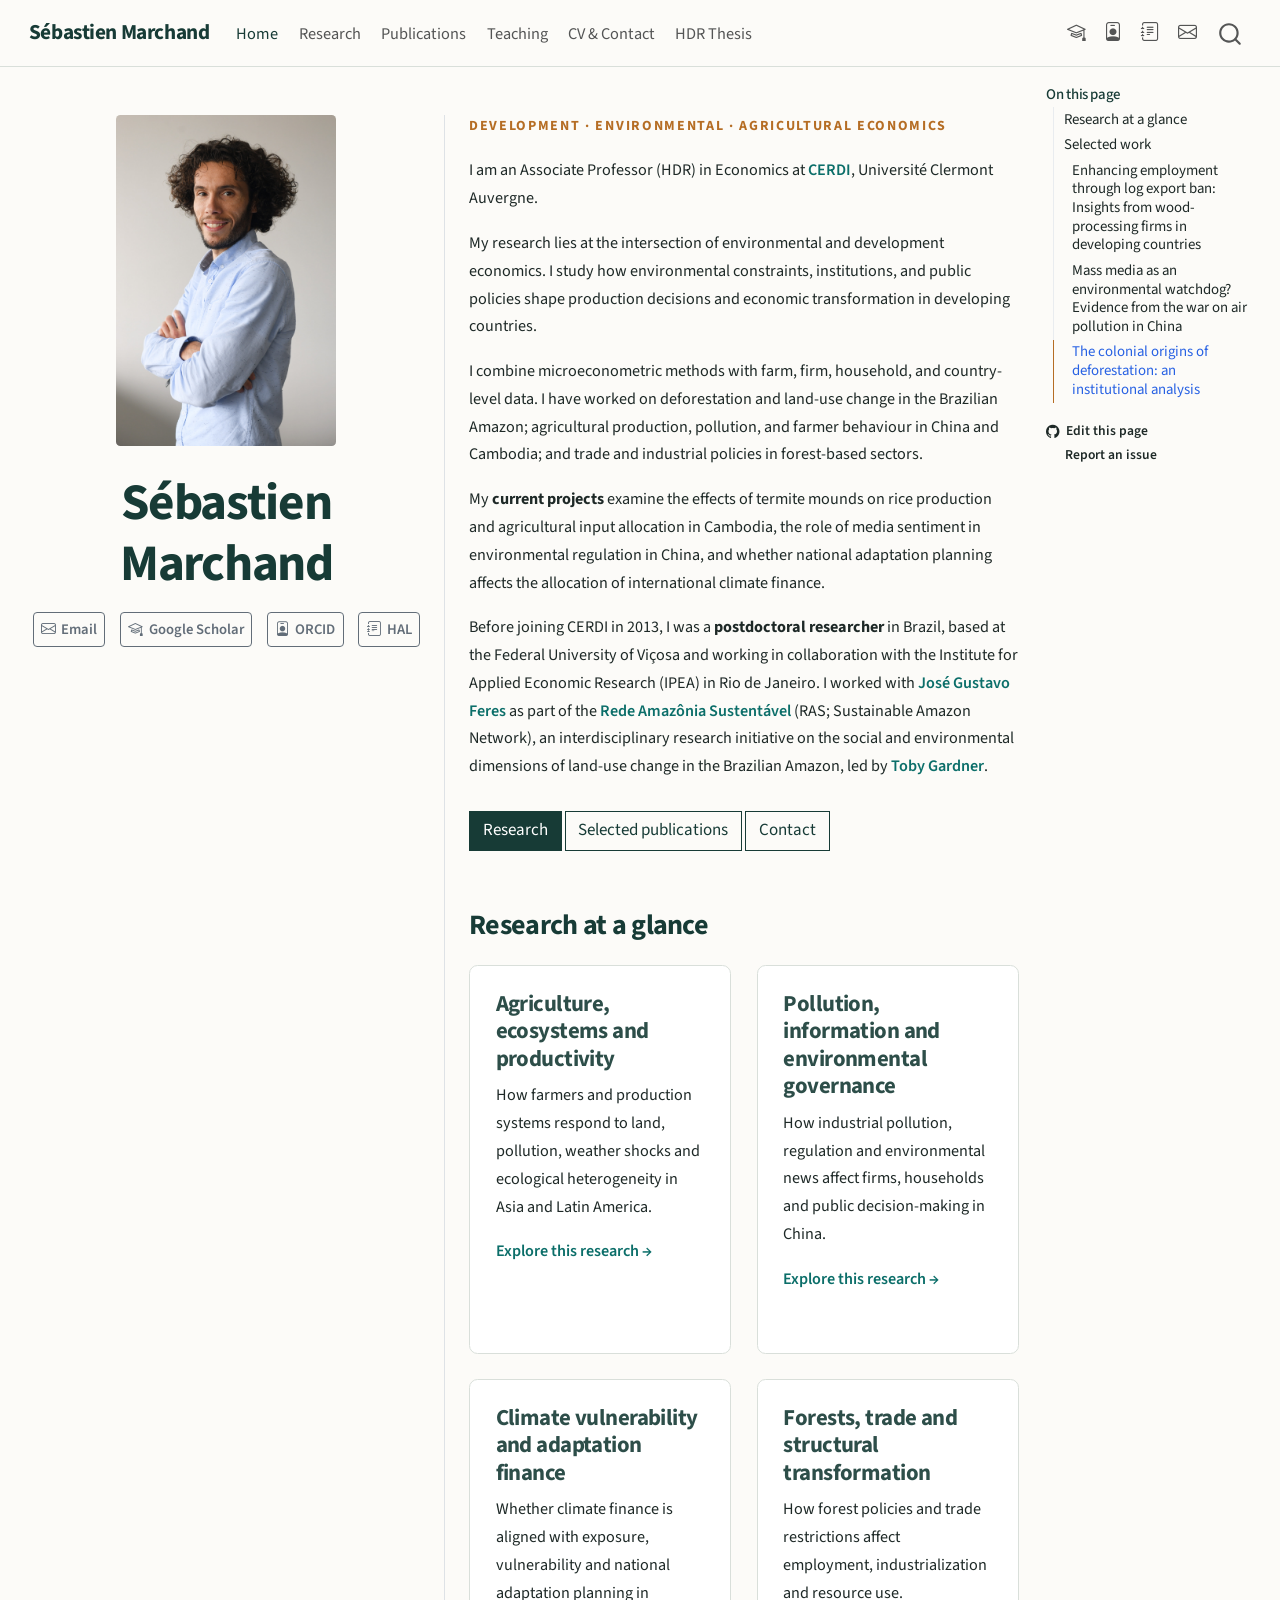
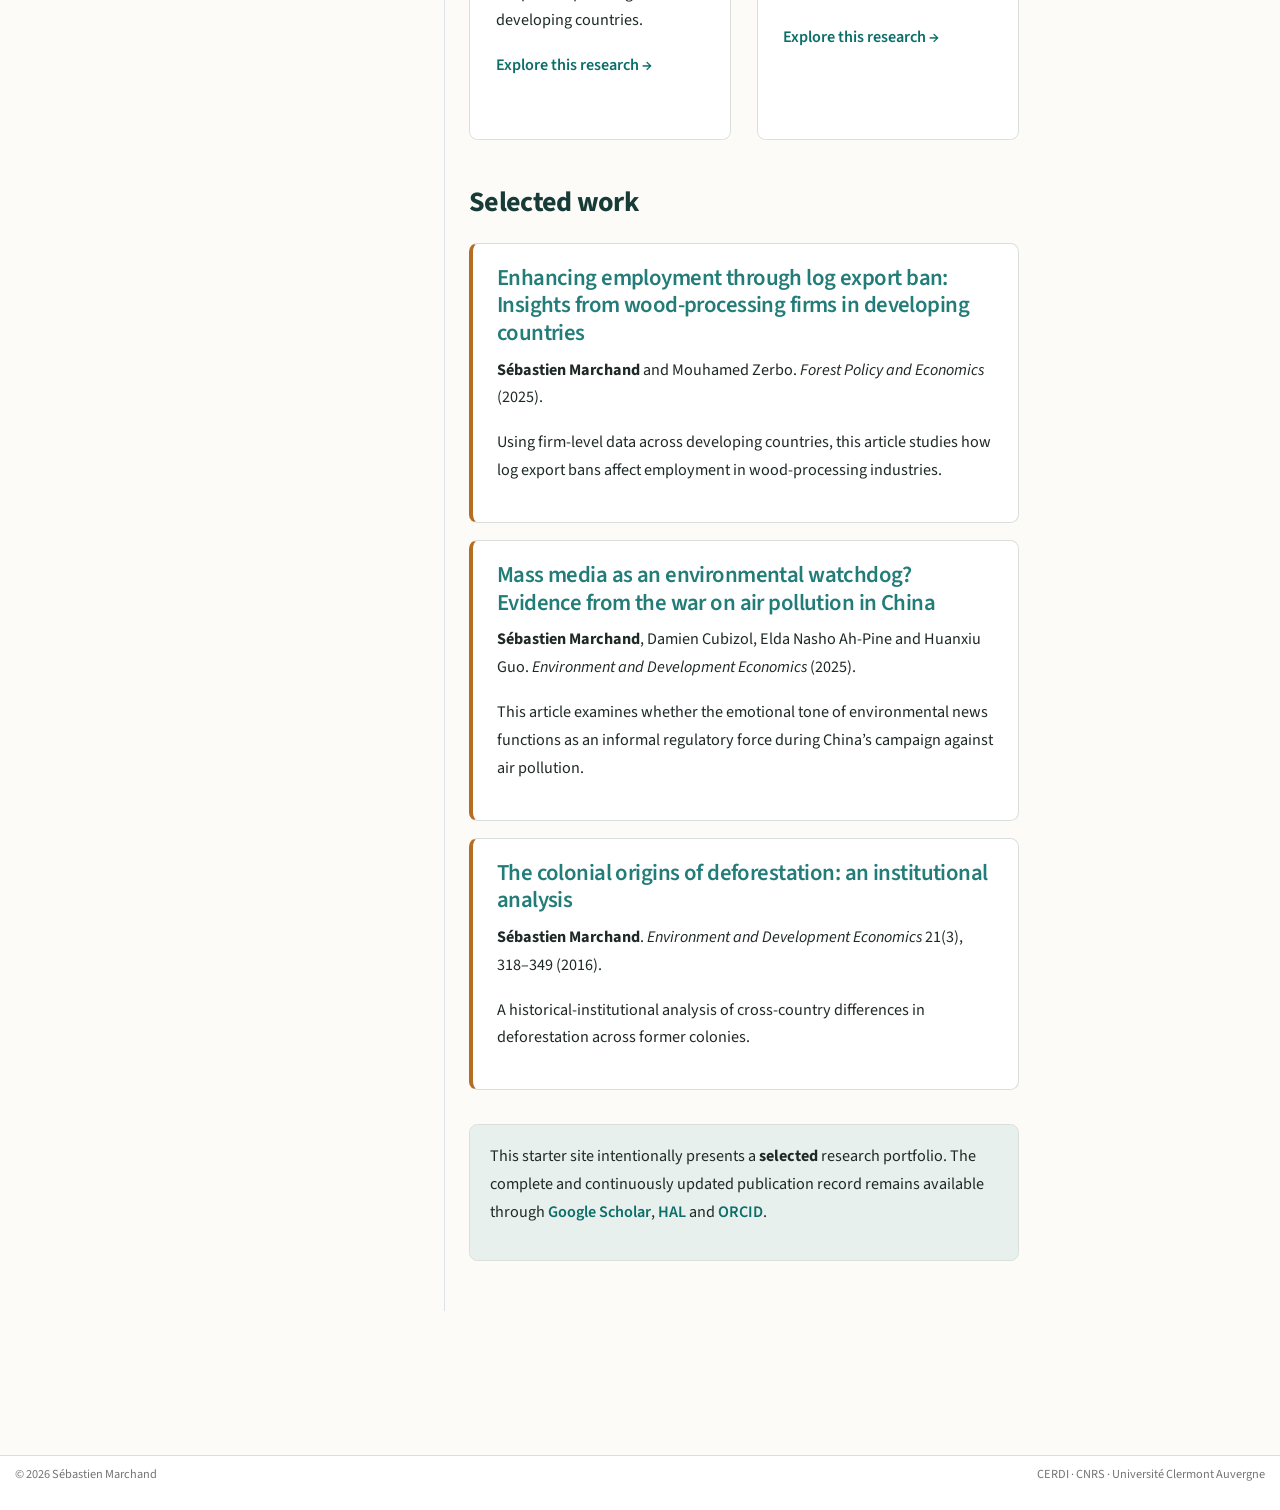
<file: docs/index.html>
<!DOCTYPE html>
<html xmlns="http://www.w3.org/1999/xhtml" lang="en" xml:lang="en"><head>

<meta charset="utf-8">
<meta name="generator" content="quarto-1.9.37">

<meta name="viewport" content="width=device-width, initial-scale=1.0, user-scalable=yes">


<title>Sébastien Marchand</title>
<style>
/* Default styles provided by pandoc.
** See https://pandoc.org/MANUAL.html#variables-for-html for config info.
*/
code{white-space: pre-wrap;}
span.smallcaps{font-variant: small-caps;}
div.columns{display: flex; gap: min(4vw, 1.5em);}
div.column{flex: auto; overflow-x: auto;}
div.hanging-indent{margin-left: 1.5em; text-indent: -1.5em;}
ul.task-list{list-style: none;}
ul.task-list li input[type="checkbox"] {
  width: 0.8em;
  margin: 0 0.8em 0.2em -1em; /* quarto-specific, see https://github.com/quarto-dev/quarto-cli/issues/4556 */ 
  vertical-align: middle;
}
</style>


<script src="site_libs/quarto-nav/quarto-nav.js"></script>
<script src="site_libs/clipboard/clipboard.min.js"></script>
<script src="site_libs/quarto-search/autocomplete.umd.js"></script>
<script src="site_libs/quarto-search/fuse.min.js"></script>
<script src="site_libs/quarto-search/quarto-search.js"></script>
<meta name="quarto:offset" content="./">
<script src="site_libs/quarto-html/quarto.js" type="module"></script>
<script src="site_libs/quarto-html/tabsets/tabsets.js" type="module"></script>
<script src="site_libs/quarto-html/popper.min.js"></script>
<script src="site_libs/quarto-html/tippy.umd.min.js"></script>
<link href="site_libs/quarto-html/tippy.css" rel="stylesheet">
<link href="site_libs/quarto-html/quarto-syntax-highlighting-7f8f88aac4f3542376d5c11b86a4c14d.css" rel="stylesheet" id="quarto-text-highlighting-styles">
<script src="site_libs/bootstrap/bootstrap.min.js"></script>
<link href="site_libs/bootstrap/bootstrap-icons.css" rel="stylesheet">
<link href="site_libs/bootstrap/bootstrap-f010b4ab27a1f6e87c71c67b1dae77d5.min.css" rel="stylesheet" append-hash="true" id="quarto-bootstrap" data-mode="light">
<script id="quarto-search-options" type="application/json">{
  "location": "navbar",
  "copy-button": false,
  "collapse-after": 3,
  "panel-placement": "end",
  "type": "overlay",
  "limit": 50,
  "keyboard-shortcut": [
    "f",
    "/",
    "s"
  ],
  "show-item-context": false,
  "language": {
    "search-no-results-text": "No results",
    "search-matching-documents-text": "matching documents",
    "search-copy-link-title": "Copy link to search",
    "search-hide-matches-text": "Hide additional matches",
    "search-more-match-text": "more match in this document",
    "search-more-matches-text": "more matches in this document",
    "search-clear-button-title": "Clear",
    "search-text-placeholder": "",
    "search-detached-cancel-button-title": "Cancel",
    "search-submit-button-title": "Submit",
    "search-label": "Search"
  }
}</script>
<style>html{ scroll-behavior: smooth; }</style>


<link rel="stylesheet" href="styles.css">
</head>

<body class="nav-fixed quarto-light">

<div id="quarto-search-results"></div>
  <header id="quarto-header" class="headroom fixed-top">
    <nav class="navbar navbar-expand-lg " data-bs-theme="dark">
      <div class="navbar-container container-fluid">
      <div class="navbar-brand-container mx-auto">
    <a class="navbar-brand" href="./index.html">
    <span class="navbar-title">Sébastien Marchand</span>
    </a>
  </div>
            <div id="quarto-search" class="" title="Search"></div>
          <button class="navbar-toggler" type="button" data-bs-toggle="collapse" data-bs-target="#navbarCollapse" aria-controls="navbarCollapse" role="menu" aria-expanded="false" aria-label="Toggle navigation" onclick="if (window.quartoToggleHeadroom) { window.quartoToggleHeadroom(); }">
  <span class="navbar-toggler-icon"></span>
</button>
          <div class="collapse navbar-collapse" id="navbarCollapse">
            <ul class="navbar-nav navbar-nav-scroll me-auto">
  <li class="nav-item">
    <a class="nav-link active" href="./index.html" aria-current="page"> 
<span class="menu-text">Home</span></a>
  </li>  
  <li class="nav-item">
    <a class="nav-link" href="./research.html"> 
<span class="menu-text">Research</span></a>
  </li>  
  <li class="nav-item">
    <a class="nav-link" href="./publications.html"> 
<span class="menu-text">Publications</span></a>
  </li>  
  <li class="nav-item">
    <a class="nav-link" href="./teaching.html"> 
<span class="menu-text">Teaching</span></a>
  </li>  
  <li class="nav-item">
    <a class="nav-link" href="./cv.html"> 
<span class="menu-text">CV &amp; Contact</span></a>
  </li>  
  <li class="nav-item">
    <a class="nav-link" href="./hdr.html"> 
<span class="menu-text">HDR Thesis</span></a>
  </li>  
</ul>
            <ul class="navbar-nav navbar-nav-scroll ms-auto">
  <li class="nav-item compact">
    <a class="nav-link" href="https://scholar.google.com/citations?user=I07nfQ4AAAAJ&amp;hl=en"> <i class="bi bi-mortarboard" role="img" aria-label="Google Scholar">
</i> 
<span class="menu-text"></span></a>
  </li>  
  <li class="nav-item compact">
    <a class="nav-link" href="https://orcid.org/0000-0001-8265-5008"> <i class="bi bi-person-badge" role="img" aria-label="ORCID">
</i> 
<span class="menu-text"></span></a>
  </li>  
  <li class="nav-item compact">
    <a class="nav-link" href="https://cv.hal.science/sebastien-marchand"> <i class="bi bi-journal-text" role="img" aria-label="HAL">
</i> 
<span class="menu-text"></span></a>
  </li>  
  <li class="nav-item compact">
    <a class="nav-link" href="mailto:sebastien.marchand@uca.fr"> <i class="bi bi-envelope" role="img" aria-label="Email">
</i> 
<span class="menu-text"></span></a>
  </li>  
</ul>
          </div> <!-- /navcollapse -->
            <div class="quarto-navbar-tools">
</div>
      </div> <!-- /container-fluid -->
    </nav>
</header>
<!-- content -->
<div id="quarto-content" class="quarto-container page-columns page-rows-contents page-layout-full page-navbar">
<!-- sidebar -->
<!-- margin-sidebar -->
    <div id="quarto-margin-sidebar" class="sidebar margin-sidebar">
        <nav id="TOC" role="doc-toc" class="toc-active">
    <h2 id="toc-title">On this page</h2>
  <ul>
  <li><a href="#research-at-a-glance" id="toc-research-at-a-glance" class="nav-link active" data-scroll-target="#research-at-a-glance">Research at a glance</a></li>
  <li><a href="#selected-work" id="toc-selected-work" class="nav-link" data-scroll-target="#selected-work">Selected work</a>
  <ul class="collapse">
  <li><a href="#enhancing-employment-through-log-export-ban-insights-from-wood-processing-firms-in-developing-countries" id="toc-enhancing-employment-through-log-export-ban-insights-from-wood-processing-firms-in-developing-countries" class="nav-link" data-scroll-target="#enhancing-employment-through-log-export-ban-insights-from-wood-processing-firms-in-developing-countries">Enhancing employment through log export ban: Insights from wood-processing firms in developing countries</a></li>
  <li><a href="#mass-media-as-an-environmental-watchdog-evidence-from-the-war-on-air-pollution-in-china" id="toc-mass-media-as-an-environmental-watchdog-evidence-from-the-war-on-air-pollution-in-china" class="nav-link" data-scroll-target="#mass-media-as-an-environmental-watchdog-evidence-from-the-war-on-air-pollution-in-china">Mass media as an environmental watchdog? Evidence from the war on air pollution in China</a></li>
  <li><a href="#the-colonial-origins-of-deforestation-an-institutional-analysis" id="toc-the-colonial-origins-of-deforestation-an-institutional-analysis" class="nav-link" data-scroll-target="#the-colonial-origins-of-deforestation-an-institutional-analysis">The colonial origins of deforestation: an institutional analysis</a></li>
  </ul></li>
  </ul>
<div class="toc-actions"><ul><li><a href="https://github.com/YOUR-GITHUB-USERNAME/YOUR-GITHUB-USERNAME.github.io/edit/main/index.qmd" class="toc-action"><i class="bi bi-github"></i>Edit this page</a></li><li><a href="https://github.com/YOUR-GITHUB-USERNAME/YOUR-GITHUB-USERNAME.github.io/issues/new" class="toc-action"><i class="bi empty"></i>Report an issue</a></li></ul></div></nav>
    </div>
<!-- main -->
<div class="quarto-about-trestles column-page-left">
  <div class="about-entity">
    <img src="images/portrait.jpg" alt="Monogram placeholder for Sébastien Marchand" class="about-image
  rounded " style="width: 12em;">
<header id="title-block-header" class="quarto-title-block default">
<div class="quarto-title">
<h1 class="title">Sébastien Marchand</h1>
</div>
<div class="quarto-title-meta column-page-left">
  </div>
</header>
    <div class="about-links">
  <a href="mailto:sebastien.marchand@uca.fr" class="about-link" rel="" target="">
    <i class="bi bi-envelope"></i>
     <span class="about-link-text">Email</span>
  </a>
  <a href="https://scholar.google.com/citations?user=I07nfQ4AAAAJ&amp;hl=en" class="about-link" rel="" target="">
    <i class="bi bi-mortarboard"></i>
     <span class="about-link-text">Google Scholar</span>
  </a>
  <a href="https://orcid.org/0000-0001-8265-5008" class="about-link" rel="" target="">
    <i class="bi bi-person-badge"></i>
     <span class="about-link-text">ORCID</span>
  </a>
  <a href="https://cv.hal.science/sebastien-marchand" class="about-link" rel="" target="">
    <i class="bi bi-journal-text"></i>
     <span class="about-link-text">HAL</span>
  </a>
</div>
  </div>
  <div class="about-contents"><main class="content column-page-left" id="quarto-document-content">

<div class="hero-kicker">
<p>Development · Environmental · Agricultural Economics</p>
</div>
<p>I am an Associate Professor (HDR) in Economics at <a href="https://cerdi.uca.fr/">CERDI</a>, Université Clermont Auvergne.</p>
<p>My research lies at the intersection of environmental and development economics. I study how environmental constraints, institutions, and public policies shape production decisions and economic transformation in developing countries.</p>
<p>I combine microeconometric methods with farm, firm, household, and country-level data. I have worked on deforestation and land-use change in the Brazilian Amazon; agricultural production, pollution, and farmer behaviour in China and Cambodia; and trade and industrial policies in forest-based sectors.</p>
<p>My <strong>current projects</strong> examine the effects of termite mounds on rice production and agricultural input allocation in Cambodia, the role of media sentiment in environmental regulation in China, and whether national adaptation planning affects the allocation of international climate finance.</p>
<p>Before joining CERDI in 2013, I was a <strong>postdoctoral researcher</strong> in Brazil, based at the Federal University of Viçosa and working in collaboration with the Institute for Applied Economic Research (IPEA) in Rio de Janeiro. I worked with <a href="https://epge.fgv.br/pt/professor/jose-gustavo-feres">José Gustavo Feres</a> as part of the <a href="https://ras-network.org/">Rede Amazônia Sustentável</a> (RAS; Sustainable Amazon Network), an interdisciplinary research initiative on the social and environmental dimensions of land-use change in the Brazilian Amazon, led by <a href="https://www.sei.org/people/toby-gardner/">Toby Gardner</a>.</p>
<div class="action-row">
<p><a href="./research.html" class="btn btn-primary">Research</a> <a href="./publications.html" class="btn btn-outline-dark">Selected publications</a> <a href="./cv.html" class="btn btn-outline-dark">Contact</a></p>
</div>
<section id="research-at-a-glance" class="level2">
<h2 data-anchor-id="research-at-a-glance">Research at a glance</h2>
<div class="grid">
<div class="g-col-12 g-col-md-6">
<section id="agriculture-ecosystems-and-productivity" class="level3 research-card">
<h3 data-anchor-id="agriculture-ecosystems-and-productivity">Agriculture, ecosystems and productivity</h3>
<p>How farmers and production systems respond to land, pollution, weather shocks and ecological heterogeneity in Asia and Latin America.</p>
<p><a href="./research.html#agriculture-ecosystems-and-productivity">Explore this research →</a></p>
</section>
</div>
<div class="g-col-12 g-col-md-6">
<section id="pollution-information-and-environmental-governance" class="level3 research-card">
<h3 data-anchor-id="pollution-information-and-environmental-governance">Pollution, information and environmental governance</h3>
<p>How industrial pollution, regulation and environmental news affect firms, households and public decision-making in China.</p>
<p><a href="./research.html#pollution-information-and-environmental-governance">Explore this research →</a></p>
</section>
</div>
<div class="g-col-12 g-col-md-6">
<section id="climate-vulnerability-and-adaptation-finance" class="level3 research-card">
<h3 data-anchor-id="climate-vulnerability-and-adaptation-finance">Climate vulnerability and adaptation finance</h3>
<p>Whether climate finance is aligned with exposure, vulnerability and national adaptation planning in developing countries.</p>
<p><a href="./research.html#climate-vulnerability-and-adaptation-finance">Explore this research →</a></p>
</section>
</div>
<div class="g-col-12 g-col-md-6">
<section id="forests-trade-and-structural-transformation" class="level3 research-card">
<h3 data-anchor-id="forests-trade-and-structural-transformation">Forests, trade and structural transformation</h3>
<p>How forest policies and trade restrictions affect employment, industrialization and resource use.</p>
<p><a href="./research.html#forests-trade-and-structural-transformation">Explore this research →</a></p>
</section>
</div>
</div>
</section>
<section id="selected-work" class="level2">
<h2 data-anchor-id="selected-work">Selected work</h2>
<section id="enhancing-employment-through-log-export-ban-insights-from-wood-processing-firms-in-developing-countries" class="level3 paper-feature">
<h3 data-anchor-id="enhancing-employment-through-log-export-ban-insights-from-wood-processing-firms-in-developing-countries"><a href="https://doi.org/10.1016/j.forpol.2025.103491">Enhancing employment through log export ban: Insights from wood-processing firms in developing countries</a></h3>
<p><strong>Sébastien Marchand</strong> and Mouhamed Zerbo. <em>Forest Policy and Economics</em> (2025).</p>
<p>Using firm-level data across developing countries, this article studies how log export bans affect employment in wood-processing industries.</p>
</section>
<section id="mass-media-as-an-environmental-watchdog-evidence-from-the-war-on-air-pollution-in-china" class="level3 paper-feature">
<h3 data-anchor-id="mass-media-as-an-environmental-watchdog-evidence-from-the-war-on-air-pollution-in-china"><a href="https://doi.org/10.1017/S1355770X25100284">Mass media as an environmental watchdog? Evidence from the war on air pollution in China</a></h3>
<p><strong>Sébastien Marchand</strong>, Damien Cubizol, Elda Nasho Ah-Pine and Huanxiu Guo. <em>Environment and Development Economics</em> (2025).</p>
<p>This article examines whether the emotional tone of environmental news functions as an informal regulatory force during China’s campaign against air pollution.</p>
</section>
<section id="the-colonial-origins-of-deforestation-an-institutional-analysis" class="level3 paper-feature">
<h3 data-anchor-id="the-colonial-origins-of-deforestation-an-institutional-analysis"><a href="https://doi.org/10.1017/S1355770X1500025X">The colonial origins of deforestation: an institutional analysis</a></h3>
<p><strong>Sébastien Marchand</strong>. <em>Environment and Development Economics</em> 21(3), 318–349 (2016).</p>
<p>A historical-institutional analysis of cross-country differences in deforestation across former colonies.</p>
</section>
<div class="site-note">
<p>This starter site intentionally presents a <strong>selected</strong> research portfolio. The complete and continuously updated publication record remains available through <a href="https://scholar.google.com/citations?user=I07nfQ4AAAAJ&amp;hl=en">Google Scholar</a>, <a href="https://cv.hal.science/sebastien-marchand">HAL</a> and <a href="https://orcid.org/0000-0001-8265-5008">ORCID</a>.</p>
</div>


</section>
</main></div>
</div>
 <!-- /main -->
<script id="quarto-html-after-body" type="application/javascript">
  window.document.addEventListener("DOMContentLoaded", function (event) {
    const isCodeAnnotation = (el) => {
      for (const clz of el.classList) {
        if (clz.startsWith('code-annotation-')) {                     
          return true;
        }
      }
      return false;
    }
    const onCopySuccess = function(e) {
      // button target
      const button = e.trigger;
      // don't keep focus
      button.blur();
      // flash "checked"
      button.classList.add('code-copy-button-checked');
      var currentTitle = button.getAttribute("title");
      button.setAttribute("title", "Copied!");
      let tooltip;
      if (window.bootstrap) {
        button.setAttribute("data-bs-toggle", "tooltip");
        button.setAttribute("data-bs-placement", "left");
        button.setAttribute("data-bs-title", "Copied!");
        tooltip = new bootstrap.Tooltip(button, 
          { trigger: "manual", 
            customClass: "code-copy-button-tooltip",
            offset: [0, -8]});
        tooltip.show();    
      }
      setTimeout(function() {
        if (tooltip) {
          tooltip.hide();
          button.removeAttribute("data-bs-title");
          button.removeAttribute("data-bs-toggle");
          button.removeAttribute("data-bs-placement");
        }
        button.setAttribute("title", currentTitle);
        button.classList.remove('code-copy-button-checked');
      }, 1000);
      // clear code selection
      e.clearSelection();
    }
    const getTextToCopy = function(trigger) {
      const outerScaffold = trigger.parentElement.cloneNode(true);
      const codeEl = outerScaffold.querySelector('code');
      for (const childEl of codeEl.children) {
        if (isCodeAnnotation(childEl)) {
          childEl.remove();
        }
      }
      return codeEl.innerText;
    }
    const clipboard = new window.ClipboardJS('.code-copy-button:not([data-in-quarto-modal])', {
      text: getTextToCopy
    });
    clipboard.on('success', onCopySuccess);
    if (window.document.getElementById('quarto-embedded-source-code-modal')) {
      const clipboardModal = new window.ClipboardJS('.code-copy-button[data-in-quarto-modal]', {
        text: getTextToCopy,
        container: window.document.getElementById('quarto-embedded-source-code-modal')
      });
      clipboardModal.on('success', onCopySuccess);
    }
      var localhostRegex = new RegExp(/^(?:http|https):\/\/localhost\:?[0-9]*\//);
      var mailtoRegex = new RegExp(/^mailto:/);
        var filterRegex = new RegExp("https:\/\/YOUR-GITHUB-USERNAME\.github\.io");
      var isInternal = (href) => {
          return filterRegex.test(href) || localhostRegex.test(href) || mailtoRegex.test(href);
      }
      // Inspect non-navigation links and adorn them if external
     var links = window.document.querySelectorAll('a[href]:not(.nav-link):not(.navbar-brand):not(.toc-action):not(.sidebar-link):not(.sidebar-item-toggle):not(.pagination-link):not(.no-external):not([aria-hidden]):not(.dropdown-item):not(.quarto-navigation-tool):not(.about-link)');
      for (var i=0; i<links.length; i++) {
        const link = links[i];
        if (!isInternal(link.href)) {
          // undo the damage that might have been done by quarto-nav.js in the case of
          // links that we want to consider external
          if (link.dataset.originalHref !== undefined) {
            link.href = link.dataset.originalHref;
          }
            // target, if specified
            link.setAttribute("target", "_blank");
            if (link.getAttribute("rel") === null) {
              link.setAttribute("rel", "noopener");
            }
        }
      }
    function tippyHover(el, contentFn, onTriggerFn, onUntriggerFn) {
      const config = {
        allowHTML: true,
        maxWidth: 500,
        delay: 100,
        arrow: false,
        appendTo: function(el) {
            return el.parentElement;
        },
        interactive: true,
        interactiveBorder: 10,
        theme: 'quarto',
        placement: 'bottom-start',
      };
      if (contentFn) {
        config.content = contentFn;
      }
      if (onTriggerFn) {
        config.onTrigger = onTriggerFn;
      }
      if (onUntriggerFn) {
        config.onUntrigger = onUntriggerFn;
      }
      window.tippy(el, config); 
    }
    const noterefs = window.document.querySelectorAll('a[role="doc-noteref"]');
    for (var i=0; i<noterefs.length; i++) {
      const ref = noterefs[i];
      tippyHover(ref, function() {
        // use id or data attribute instead here
        let href = ref.getAttribute('data-footnote-href') || ref.getAttribute('href');
        try { href = new URL(href).hash; } catch {}
        const id = href.replace(/^#\/?/, "");
        const note = window.document.getElementById(id);
        if (note) {
          return note.innerHTML;
        } else {
          return "";
        }
      });
    }
    const xrefs = window.document.querySelectorAll('a.quarto-xref');
    const processXRef = (id, note) => {
      // Strip column container classes
      const stripColumnClz = (el) => {
        el.classList.remove("page-full", "page-columns");
        if (el.children) {
          for (const child of el.children) {
            stripColumnClz(child);
          }
        }
      }
      stripColumnClz(note)
      if (id === null || id.startsWith('sec-')) {
        // Special case sections, only their first couple elements
        const container = document.createElement("div");
        if (note.children && note.children.length > 2) {
          container.appendChild(note.children[0].cloneNode(true));
          for (let i = 1; i < note.children.length; i++) {
            const child = note.children[i];
            if (child.tagName === "P" && child.innerText === "") {
              continue;
            } else {
              container.appendChild(child.cloneNode(true));
              break;
            }
          }
          if (window.Quarto?.typesetMath) {
            window.Quarto.typesetMath(container);
          }
          return container.innerHTML
        } else {
          if (window.Quarto?.typesetMath) {
            window.Quarto.typesetMath(note);
          }
          return note.innerHTML;
        }
      } else {
        // Remove any anchor links if they are present
        const anchorLink = note.querySelector('a.anchorjs-link');
        if (anchorLink) {
          anchorLink.remove();
        }
        if (window.Quarto?.typesetMath) {
          window.Quarto.typesetMath(note);
        }
        if (note.classList.contains("callout")) {
          return note.outerHTML;
        } else {
          return note.innerHTML;
        }
      }
    }
    for (var i=0; i<xrefs.length; i++) {
      const xref = xrefs[i];
      tippyHover(xref, undefined, function(instance) {
        instance.disable();
        let url = xref.getAttribute('href');
        let hash = undefined; 
        if (url.startsWith('#')) {
          hash = url;
        } else {
          try { hash = new URL(url).hash; } catch {}
        }
        if (hash) {
          const id = hash.replace(/^#\/?/, "");
          const note = window.document.getElementById(id);
          if (note !== null) {
            try {
              const html = processXRef(id, note.cloneNode(true));
              instance.setContent(html);
            } finally {
              instance.enable();
              instance.show();
            }
          } else {
            // See if we can fetch this
            fetch(url.split('#')[0])
            .then(res => res.text())
            .then(html => {
              const parser = new DOMParser();
              const htmlDoc = parser.parseFromString(html, "text/html");
              const note = htmlDoc.getElementById(id);
              if (note !== null) {
                const html = processXRef(id, note);
                instance.setContent(html);
              } 
            }).finally(() => {
              instance.enable();
              instance.show();
            });
          }
        } else {
          // See if we can fetch a full url (with no hash to target)
          // This is a special case and we should probably do some content thinning / targeting
          fetch(url)
          .then(res => res.text())
          .then(html => {
            const parser = new DOMParser();
            const htmlDoc = parser.parseFromString(html, "text/html");
            const note = htmlDoc.querySelector('main.content');
            if (note !== null) {
              // This should only happen for chapter cross references
              // (since there is no id in the URL)
              // remove the first header
              if (note.children.length > 0 && note.children[0].tagName === "HEADER") {
                note.children[0].remove();
              }
              const html = processXRef(null, note);
              instance.setContent(html);
            } 
          }).finally(() => {
            instance.enable();
            instance.show();
          });
        }
      }, function(instance) {
      });
    }
        let selectedAnnoteEl;
        const selectorForAnnotation = ( cell, annotation) => {
          let cellAttr = 'data-code-cell="' + cell + '"';
          let lineAttr = 'data-code-annotation="' +  annotation + '"';
          const selector = 'span[' + cellAttr + '][' + lineAttr + ']';
          return selector;
        }
        const selectCodeLines = (annoteEl) => {
          const doc = window.document;
          const targetCell = annoteEl.getAttribute("data-target-cell");
          const targetAnnotation = annoteEl.getAttribute("data-target-annotation");
          const annoteSpan = window.document.querySelector(selectorForAnnotation(targetCell, targetAnnotation));
          const lines = annoteSpan.getAttribute("data-code-lines").split(",");
          const lineIds = lines.map((line) => {
            return targetCell + "-" + line;
          })
          let top = null;
          let height = null;
          let parent = null;
          if (lineIds.length > 0) {
              //compute the position of the single el (top and bottom and make a div)
              const el = window.document.getElementById(lineIds[0]);
              top = el.offsetTop;
              height = el.offsetHeight;
              parent = el.parentElement.parentElement;
            if (lineIds.length > 1) {
              const lastEl = window.document.getElementById(lineIds[lineIds.length - 1]);
              const bottom = lastEl.offsetTop + lastEl.offsetHeight;
              height = bottom - top;
            }
            if (top !== null && height !== null && parent !== null) {
              // cook up a div (if necessary) and position it 
              let div = window.document.getElementById("code-annotation-line-highlight");
              if (div === null) {
                div = window.document.createElement("div");
                div.setAttribute("id", "code-annotation-line-highlight");
                div.style.position = 'absolute';
                parent.appendChild(div);
              }
              div.style.top = top - 2 + "px";
              div.style.height = height + 4 + "px";
              div.style.left = 0;
              let gutterDiv = window.document.getElementById("code-annotation-line-highlight-gutter");
              if (gutterDiv === null) {
                gutterDiv = window.document.createElement("div");
                gutterDiv.setAttribute("id", "code-annotation-line-highlight-gutter");
                gutterDiv.style.position = 'absolute';
                const codeCell = window.document.getElementById(targetCell);
                const gutter = codeCell.querySelector('.code-annotation-gutter');
                gutter.appendChild(gutterDiv);
              }
              gutterDiv.style.top = top - 2 + "px";
              gutterDiv.style.height = height + 4 + "px";
            }
            selectedAnnoteEl = annoteEl;
          }
        };
        const unselectCodeLines = () => {
          const elementsIds = ["code-annotation-line-highlight", "code-annotation-line-highlight-gutter"];
          elementsIds.forEach((elId) => {
            const div = window.document.getElementById(elId);
            if (div) {
              div.remove();
            }
          });
          selectedAnnoteEl = undefined;
        };
          // Handle positioning of the toggle
      window.addEventListener(
        "resize",
        throttle(() => {
          elRect = undefined;
          if (selectedAnnoteEl) {
            selectCodeLines(selectedAnnoteEl);
          }
        }, 10)
      );
      function throttle(fn, ms) {
      let throttle = false;
      let timer;
        return (...args) => {
          if(!throttle) { // first call gets through
              fn.apply(this, args);
              throttle = true;
          } else { // all the others get throttled
              if(timer) clearTimeout(timer); // cancel #2
              timer = setTimeout(() => {
                fn.apply(this, args);
                timer = throttle = false;
              }, ms);
          }
        };
      }
        // Attach click handler to the DT
        const annoteDls = window.document.querySelectorAll('dt[data-target-cell]');
        for (const annoteDlNode of annoteDls) {
          annoteDlNode.addEventListener('click', (event) => {
            const clickedEl = event.target;
            if (clickedEl !== selectedAnnoteEl) {
              unselectCodeLines();
              const activeEl = window.document.querySelector('dt[data-target-cell].code-annotation-active');
              if (activeEl) {
                activeEl.classList.remove('code-annotation-active');
              }
              selectCodeLines(clickedEl);
              clickedEl.classList.add('code-annotation-active');
            } else {
              // Unselect the line
              unselectCodeLines();
              clickedEl.classList.remove('code-annotation-active');
            }
          });
        }
    const findCites = (el) => {
      const parentEl = el.parentElement;
      if (parentEl) {
        const cites = parentEl.dataset.cites;
        if (cites) {
          return {
            el,
            cites: cites.split(' ')
          };
        } else {
          return findCites(el.parentElement)
        }
      } else {
        return undefined;
      }
    };
    var bibliorefs = window.document.querySelectorAll('a[role="doc-biblioref"]');
    for (var i=0; i<bibliorefs.length; i++) {
      const ref = bibliorefs[i];
      const citeInfo = findCites(ref);
      if (citeInfo) {
        tippyHover(citeInfo.el, function() {
          var popup = window.document.createElement('div');
          citeInfo.cites.forEach(function(cite) {
            var citeDiv = window.document.createElement('div');
            citeDiv.classList.add('hanging-indent');
            citeDiv.classList.add('csl-entry');
            var biblioDiv = window.document.getElementById('ref-' + cite);
            if (biblioDiv) {
              citeDiv.innerHTML = biblioDiv.innerHTML;
            }
            popup.appendChild(citeDiv);
          });
          return popup.innerHTML;
        });
      }
    }
  });
  </script>
</div> <!-- /content -->
<footer class="footer">
  <div class="nav-footer">
    <div class="nav-footer-left">
<p>© 2026 Sébastien Marchand</p>
</div>   
    <div class="nav-footer-center">
      &nbsp;
    <div class="toc-actions d-sm-block d-md-none"><ul><li><a href="https://github.com/YOUR-GITHUB-USERNAME/YOUR-GITHUB-USERNAME.github.io/edit/main/index.qmd" class="toc-action"><i class="bi bi-github"></i>Edit this page</a></li><li><a href="https://github.com/YOUR-GITHUB-USERNAME/YOUR-GITHUB-USERNAME.github.io/issues/new" class="toc-action"><i class="bi empty"></i>Report an issue</a></li></ul></div></div>
    <div class="nav-footer-right">
<p>CERDI · CNRS · Université Clermont Auvergne</p>
</div>
  </div>
</footer>




<script src="site_libs/quarto-html/zenscroll-min.js"></script>
</body></html>
</file>
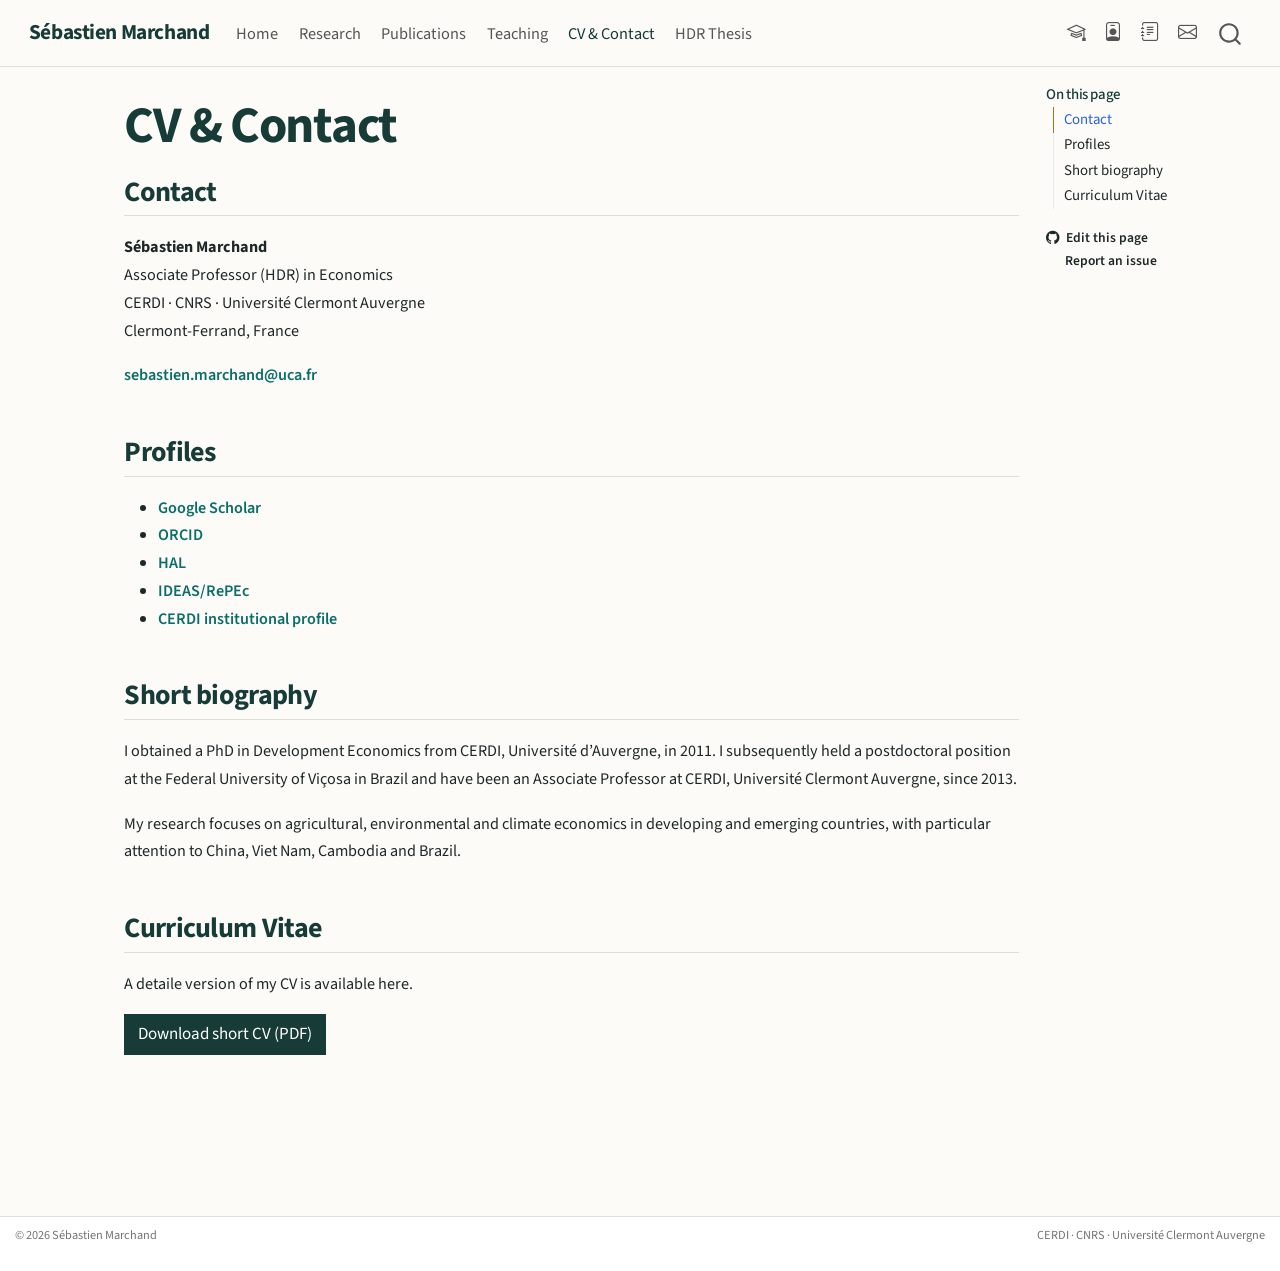
<file: docs/cv.html>
<!DOCTYPE html>
<html xmlns="http://www.w3.org/1999/xhtml" lang="en" xml:lang="en"><head>

<meta charset="utf-8">
<meta name="generator" content="quarto-1.9.37">

<meta name="viewport" content="width=device-width, initial-scale=1.0, user-scalable=yes">


<title>CV &amp; Contact – Sébastien Marchand</title>
<style>
/* Default styles provided by pandoc.
** See https://pandoc.org/MANUAL.html#variables-for-html for config info.
*/
code{white-space: pre-wrap;}
span.smallcaps{font-variant: small-caps;}
div.columns{display: flex; gap: min(4vw, 1.5em);}
div.column{flex: auto; overflow-x: auto;}
div.hanging-indent{margin-left: 1.5em; text-indent: -1.5em;}
ul.task-list{list-style: none;}
ul.task-list li input[type="checkbox"] {
  width: 0.8em;
  margin: 0 0.8em 0.2em -1em; /* quarto-specific, see https://github.com/quarto-dev/quarto-cli/issues/4556 */ 
  vertical-align: middle;
}
</style>


<script src="site_libs/quarto-nav/quarto-nav.js"></script>
<script src="site_libs/clipboard/clipboard.min.js"></script>
<script src="site_libs/quarto-search/autocomplete.umd.js"></script>
<script src="site_libs/quarto-search/fuse.min.js"></script>
<script src="site_libs/quarto-search/quarto-search.js"></script>
<meta name="quarto:offset" content="./">
<script src="site_libs/quarto-html/quarto.js" type="module"></script>
<script src="site_libs/quarto-html/tabsets/tabsets.js" type="module"></script>
<script src="site_libs/quarto-html/popper.min.js"></script>
<script src="site_libs/quarto-html/tippy.umd.min.js"></script>
<script src="site_libs/quarto-html/anchor.min.js"></script>
<link href="site_libs/quarto-html/tippy.css" rel="stylesheet">
<link href="site_libs/quarto-html/quarto-syntax-highlighting-7f8f88aac4f3542376d5c11b86a4c14d.css" rel="stylesheet" id="quarto-text-highlighting-styles">
<script src="site_libs/bootstrap/bootstrap.min.js"></script>
<link href="site_libs/bootstrap/bootstrap-icons.css" rel="stylesheet">
<link href="site_libs/bootstrap/bootstrap-f010b4ab27a1f6e87c71c67b1dae77d5.min.css" rel="stylesheet" append-hash="true" id="quarto-bootstrap" data-mode="light">
<script id="quarto-search-options" type="application/json">{
  "location": "navbar",
  "copy-button": false,
  "collapse-after": 3,
  "panel-placement": "end",
  "type": "overlay",
  "limit": 50,
  "keyboard-shortcut": [
    "f",
    "/",
    "s"
  ],
  "show-item-context": false,
  "language": {
    "search-no-results-text": "No results",
    "search-matching-documents-text": "matching documents",
    "search-copy-link-title": "Copy link to search",
    "search-hide-matches-text": "Hide additional matches",
    "search-more-match-text": "more match in this document",
    "search-more-matches-text": "more matches in this document",
    "search-clear-button-title": "Clear",
    "search-text-placeholder": "",
    "search-detached-cancel-button-title": "Cancel",
    "search-submit-button-title": "Submit",
    "search-label": "Search"
  }
}</script>
<style>html{ scroll-behavior: smooth; }</style>


<link rel="stylesheet" href="styles.css">
</head>

<body class="nav-fixed quarto-light">

<div id="quarto-search-results"></div>
  <header id="quarto-header" class="headroom fixed-top">
    <nav class="navbar navbar-expand-lg " data-bs-theme="dark">
      <div class="navbar-container container-fluid">
      <div class="navbar-brand-container mx-auto">
    <a class="navbar-brand" href="./index.html">
    <span class="navbar-title">Sébastien Marchand</span>
    </a>
  </div>
            <div id="quarto-search" class="" title="Search"></div>
          <button class="navbar-toggler" type="button" data-bs-toggle="collapse" data-bs-target="#navbarCollapse" aria-controls="navbarCollapse" role="menu" aria-expanded="false" aria-label="Toggle navigation" onclick="if (window.quartoToggleHeadroom) { window.quartoToggleHeadroom(); }">
  <span class="navbar-toggler-icon"></span>
</button>
          <div class="collapse navbar-collapse" id="navbarCollapse">
            <ul class="navbar-nav navbar-nav-scroll me-auto">
  <li class="nav-item">
    <a class="nav-link" href="./index.html"> 
<span class="menu-text">Home</span></a>
  </li>  
  <li class="nav-item">
    <a class="nav-link" href="./research.html"> 
<span class="menu-text">Research</span></a>
  </li>  
  <li class="nav-item">
    <a class="nav-link" href="./publications.html"> 
<span class="menu-text">Publications</span></a>
  </li>  
  <li class="nav-item">
    <a class="nav-link" href="./teaching.html"> 
<span class="menu-text">Teaching</span></a>
  </li>  
  <li class="nav-item">
    <a class="nav-link active" href="./cv.html" aria-current="page"> 
<span class="menu-text">CV &amp; Contact</span></a>
  </li>  
  <li class="nav-item">
    <a class="nav-link" href="./hdr.html"> 
<span class="menu-text">HDR Thesis</span></a>
  </li>  
</ul>
            <ul class="navbar-nav navbar-nav-scroll ms-auto">
  <li class="nav-item compact">
    <a class="nav-link" href="https://scholar.google.com/citations?user=I07nfQ4AAAAJ&amp;hl=en"> <i class="bi bi-mortarboard" role="img" aria-label="Google Scholar">
</i> 
<span class="menu-text"></span></a>
  </li>  
  <li class="nav-item compact">
    <a class="nav-link" href="https://orcid.org/0000-0001-8265-5008"> <i class="bi bi-person-badge" role="img" aria-label="ORCID">
</i> 
<span class="menu-text"></span></a>
  </li>  
  <li class="nav-item compact">
    <a class="nav-link" href="https://cv.hal.science/sebastien-marchand"> <i class="bi bi-journal-text" role="img" aria-label="HAL">
</i> 
<span class="menu-text"></span></a>
  </li>  
  <li class="nav-item compact">
    <a class="nav-link" href="mailto:sebastien.marchand@uca.fr"> <i class="bi bi-envelope" role="img" aria-label="Email">
</i> 
<span class="menu-text"></span></a>
  </li>  
</ul>
          </div> <!-- /navcollapse -->
            <div class="quarto-navbar-tools">
</div>
      </div> <!-- /container-fluid -->
    </nav>
</header>
<!-- content -->
<div id="quarto-content" class="quarto-container page-columns page-rows-contents page-layout-article page-navbar">
<!-- sidebar -->
<!-- margin-sidebar -->
    <div id="quarto-margin-sidebar" class="sidebar margin-sidebar">
        <nav id="TOC" role="doc-toc" class="toc-active">
    <h2 id="toc-title">On this page</h2>
   
  <ul>
  <li><a href="#contact" id="toc-contact" class="nav-link active" data-scroll-target="#contact">Contact</a></li>
  <li><a href="#profiles" id="toc-profiles" class="nav-link" data-scroll-target="#profiles">Profiles</a></li>
  <li><a href="#short-biography" id="toc-short-biography" class="nav-link" data-scroll-target="#short-biography">Short biography</a></li>
  <li><a href="#curriculum-vitae" id="toc-curriculum-vitae" class="nav-link" data-scroll-target="#curriculum-vitae">Curriculum Vitae</a></li>
  </ul>
<div class="toc-actions"><ul><li><a href="https://github.com/YOUR-GITHUB-USERNAME/YOUR-GITHUB-USERNAME.github.io/edit/main/cv.qmd" class="toc-action"><i class="bi bi-github"></i>Edit this page</a></li><li><a href="https://github.com/YOUR-GITHUB-USERNAME/YOUR-GITHUB-USERNAME.github.io/issues/new" class="toc-action"><i class="bi empty"></i>Report an issue</a></li></ul></div></nav>
    </div>
<!-- main -->
<main class="content" id="quarto-document-content">

<header id="title-block-header" class="quarto-title-block default">
<div class="quarto-title">
<h1 class="title">CV &amp; Contact</h1>
</div>



<div class="quarto-title-meta">

    
  
    
  </div>
  


</header>


<section id="contact" class="level2">
<h2 class="anchored" data-anchor-id="contact">Contact</h2>
<p><strong>Sébastien Marchand</strong><br>
Associate Professor (HDR) in Economics<br>
CERDI · CNRS · Université Clermont Auvergne<br>
Clermont-Ferrand, France</p>
<p><a href="mailto:sebastien.marchand@uca.fr">sebastien.marchand@uca.fr</a></p>
</section>
<section id="profiles" class="level2">
<h2 class="anchored" data-anchor-id="profiles">Profiles</h2>
<ul>
<li><a href="https://scholar.google.com/citations?user=I07nfQ4AAAAJ&amp;hl=en">Google Scholar</a></li>
<li><a href="https://orcid.org/0000-0001-8265-5008">ORCID</a></li>
<li><a href="https://cv.hal.science/sebastien-marchand">HAL</a></li>
<li><a href="https://ideas.repec.org/f/pma1230.html">IDEAS/RePEc</a></li>
<li><a href="https://cerdi.uca.fr/version-francaise/unite/lequipe/annuaire/m-sebastien-marchand">CERDI institutional profile</a></li>
</ul>
</section>
<section id="short-biography" class="level2">
<h2 class="anchored" data-anchor-id="short-biography">Short biography</h2>
<p>I obtained a PhD in Development Economics from CERDI, Université d’Auvergne, in 2011. I subsequently held a postdoctoral position at the Federal University of Viçosa in Brazil and have been an Associate Professor at CERDI, Université Clermont Auvergne, since 2013.</p>
<p>My research focuses on agricultural, environmental and climate economics in developing and emerging countries, with particular attention to China, Viet Nam, Cambodia and Brazil.</p>
</section>
<section id="curriculum-vitae" class="level2">
<h2 class="anchored" data-anchor-id="curriculum-vitae">Curriculum Vitae</h2>
<p>A detaile version of my CV is available here.</p>
<p><a href="files/cv-long.pdf" class="btn btn-primary">Download short CV (PDF)</a></p>


</section>

</main> <!-- /main -->
<script id="quarto-html-after-body" type="application/javascript">
  window.document.addEventListener("DOMContentLoaded", function (event) {
    const icon = "";
    const anchorJS = new window.AnchorJS();
    anchorJS.options = {
      placement: 'right',
      icon: icon
    };
    anchorJS.add('.anchored');
    const isCodeAnnotation = (el) => {
      for (const clz of el.classList) {
        if (clz.startsWith('code-annotation-')) {                     
          return true;
        }
      }
      return false;
    }
    const onCopySuccess = function(e) {
      // button target
      const button = e.trigger;
      // don't keep focus
      button.blur();
      // flash "checked"
      button.classList.add('code-copy-button-checked');
      var currentTitle = button.getAttribute("title");
      button.setAttribute("title", "Copied!");
      let tooltip;
      if (window.bootstrap) {
        button.setAttribute("data-bs-toggle", "tooltip");
        button.setAttribute("data-bs-placement", "left");
        button.setAttribute("data-bs-title", "Copied!");
        tooltip = new bootstrap.Tooltip(button, 
          { trigger: "manual", 
            customClass: "code-copy-button-tooltip",
            offset: [0, -8]});
        tooltip.show();    
      }
      setTimeout(function() {
        if (tooltip) {
          tooltip.hide();
          button.removeAttribute("data-bs-title");
          button.removeAttribute("data-bs-toggle");
          button.removeAttribute("data-bs-placement");
        }
        button.setAttribute("title", currentTitle);
        button.classList.remove('code-copy-button-checked');
      }, 1000);
      // clear code selection
      e.clearSelection();
    }
    const getTextToCopy = function(trigger) {
      const outerScaffold = trigger.parentElement.cloneNode(true);
      const codeEl = outerScaffold.querySelector('code');
      for (const childEl of codeEl.children) {
        if (isCodeAnnotation(childEl)) {
          childEl.remove();
        }
      }
      return codeEl.innerText;
    }
    const clipboard = new window.ClipboardJS('.code-copy-button:not([data-in-quarto-modal])', {
      text: getTextToCopy
    });
    clipboard.on('success', onCopySuccess);
    if (window.document.getElementById('quarto-embedded-source-code-modal')) {
      const clipboardModal = new window.ClipboardJS('.code-copy-button[data-in-quarto-modal]', {
        text: getTextToCopy,
        container: window.document.getElementById('quarto-embedded-source-code-modal')
      });
      clipboardModal.on('success', onCopySuccess);
    }
      var localhostRegex = new RegExp(/^(?:http|https):\/\/localhost\:?[0-9]*\//);
      var mailtoRegex = new RegExp(/^mailto:/);
        var filterRegex = new RegExp("https:\/\/YOUR-GITHUB-USERNAME\.github\.io");
      var isInternal = (href) => {
          return filterRegex.test(href) || localhostRegex.test(href) || mailtoRegex.test(href);
      }
      // Inspect non-navigation links and adorn them if external
     var links = window.document.querySelectorAll('a[href]:not(.nav-link):not(.navbar-brand):not(.toc-action):not(.sidebar-link):not(.sidebar-item-toggle):not(.pagination-link):not(.no-external):not([aria-hidden]):not(.dropdown-item):not(.quarto-navigation-tool):not(.about-link)');
      for (var i=0; i<links.length; i++) {
        const link = links[i];
        if (!isInternal(link.href)) {
          // undo the damage that might have been done by quarto-nav.js in the case of
          // links that we want to consider external
          if (link.dataset.originalHref !== undefined) {
            link.href = link.dataset.originalHref;
          }
            // target, if specified
            link.setAttribute("target", "_blank");
            if (link.getAttribute("rel") === null) {
              link.setAttribute("rel", "noopener");
            }
        }
      }
    function tippyHover(el, contentFn, onTriggerFn, onUntriggerFn) {
      const config = {
        allowHTML: true,
        maxWidth: 500,
        delay: 100,
        arrow: false,
        appendTo: function(el) {
            return el.parentElement;
        },
        interactive: true,
        interactiveBorder: 10,
        theme: 'quarto',
        placement: 'bottom-start',
      };
      if (contentFn) {
        config.content = contentFn;
      }
      if (onTriggerFn) {
        config.onTrigger = onTriggerFn;
      }
      if (onUntriggerFn) {
        config.onUntrigger = onUntriggerFn;
      }
      window.tippy(el, config); 
    }
    const noterefs = window.document.querySelectorAll('a[role="doc-noteref"]');
    for (var i=0; i<noterefs.length; i++) {
      const ref = noterefs[i];
      tippyHover(ref, function() {
        // use id or data attribute instead here
        let href = ref.getAttribute('data-footnote-href') || ref.getAttribute('href');
        try { href = new URL(href).hash; } catch {}
        const id = href.replace(/^#\/?/, "");
        const note = window.document.getElementById(id);
        if (note) {
          return note.innerHTML;
        } else {
          return "";
        }
      });
    }
    const xrefs = window.document.querySelectorAll('a.quarto-xref');
    const processXRef = (id, note) => {
      // Strip column container classes
      const stripColumnClz = (el) => {
        el.classList.remove("page-full", "page-columns");
        if (el.children) {
          for (const child of el.children) {
            stripColumnClz(child);
          }
        }
      }
      stripColumnClz(note)
      if (id === null || id.startsWith('sec-')) {
        // Special case sections, only their first couple elements
        const container = document.createElement("div");
        if (note.children && note.children.length > 2) {
          container.appendChild(note.children[0].cloneNode(true));
          for (let i = 1; i < note.children.length; i++) {
            const child = note.children[i];
            if (child.tagName === "P" && child.innerText === "") {
              continue;
            } else {
              container.appendChild(child.cloneNode(true));
              break;
            }
          }
          if (window.Quarto?.typesetMath) {
            window.Quarto.typesetMath(container);
          }
          return container.innerHTML
        } else {
          if (window.Quarto?.typesetMath) {
            window.Quarto.typesetMath(note);
          }
          return note.innerHTML;
        }
      } else {
        // Remove any anchor links if they are present
        const anchorLink = note.querySelector('a.anchorjs-link');
        if (anchorLink) {
          anchorLink.remove();
        }
        if (window.Quarto?.typesetMath) {
          window.Quarto.typesetMath(note);
        }
        if (note.classList.contains("callout")) {
          return note.outerHTML;
        } else {
          return note.innerHTML;
        }
      }
    }
    for (var i=0; i<xrefs.length; i++) {
      const xref = xrefs[i];
      tippyHover(xref, undefined, function(instance) {
        instance.disable();
        let url = xref.getAttribute('href');
        let hash = undefined; 
        if (url.startsWith('#')) {
          hash = url;
        } else {
          try { hash = new URL(url).hash; } catch {}
        }
        if (hash) {
          const id = hash.replace(/^#\/?/, "");
          const note = window.document.getElementById(id);
          if (note !== null) {
            try {
              const html = processXRef(id, note.cloneNode(true));
              instance.setContent(html);
            } finally {
              instance.enable();
              instance.show();
            }
          } else {
            // See if we can fetch this
            fetch(url.split('#')[0])
            .then(res => res.text())
            .then(html => {
              const parser = new DOMParser();
              const htmlDoc = parser.parseFromString(html, "text/html");
              const note = htmlDoc.getElementById(id);
              if (note !== null) {
                const html = processXRef(id, note);
                instance.setContent(html);
              } 
            }).finally(() => {
              instance.enable();
              instance.show();
            });
          }
        } else {
          // See if we can fetch a full url (with no hash to target)
          // This is a special case and we should probably do some content thinning / targeting
          fetch(url)
          .then(res => res.text())
          .then(html => {
            const parser = new DOMParser();
            const htmlDoc = parser.parseFromString(html, "text/html");
            const note = htmlDoc.querySelector('main.content');
            if (note !== null) {
              // This should only happen for chapter cross references
              // (since there is no id in the URL)
              // remove the first header
              if (note.children.length > 0 && note.children[0].tagName === "HEADER") {
                note.children[0].remove();
              }
              const html = processXRef(null, note);
              instance.setContent(html);
            } 
          }).finally(() => {
            instance.enable();
            instance.show();
          });
        }
      }, function(instance) {
      });
    }
        let selectedAnnoteEl;
        const selectorForAnnotation = ( cell, annotation) => {
          let cellAttr = 'data-code-cell="' + cell + '"';
          let lineAttr = 'data-code-annotation="' +  annotation + '"';
          const selector = 'span[' + cellAttr + '][' + lineAttr + ']';
          return selector;
        }
        const selectCodeLines = (annoteEl) => {
          const doc = window.document;
          const targetCell = annoteEl.getAttribute("data-target-cell");
          const targetAnnotation = annoteEl.getAttribute("data-target-annotation");
          const annoteSpan = window.document.querySelector(selectorForAnnotation(targetCell, targetAnnotation));
          const lines = annoteSpan.getAttribute("data-code-lines").split(",");
          const lineIds = lines.map((line) => {
            return targetCell + "-" + line;
          })
          let top = null;
          let height = null;
          let parent = null;
          if (lineIds.length > 0) {
              //compute the position of the single el (top and bottom and make a div)
              const el = window.document.getElementById(lineIds[0]);
              top = el.offsetTop;
              height = el.offsetHeight;
              parent = el.parentElement.parentElement;
            if (lineIds.length > 1) {
              const lastEl = window.document.getElementById(lineIds[lineIds.length - 1]);
              const bottom = lastEl.offsetTop + lastEl.offsetHeight;
              height = bottom - top;
            }
            if (top !== null && height !== null && parent !== null) {
              // cook up a div (if necessary) and position it 
              let div = window.document.getElementById("code-annotation-line-highlight");
              if (div === null) {
                div = window.document.createElement("div");
                div.setAttribute("id", "code-annotation-line-highlight");
                div.style.position = 'absolute';
                parent.appendChild(div);
              }
              div.style.top = top - 2 + "px";
              div.style.height = height + 4 + "px";
              div.style.left = 0;
              let gutterDiv = window.document.getElementById("code-annotation-line-highlight-gutter");
              if (gutterDiv === null) {
                gutterDiv = window.document.createElement("div");
                gutterDiv.setAttribute("id", "code-annotation-line-highlight-gutter");
                gutterDiv.style.position = 'absolute';
                const codeCell = window.document.getElementById(targetCell);
                const gutter = codeCell.querySelector('.code-annotation-gutter');
                gutter.appendChild(gutterDiv);
              }
              gutterDiv.style.top = top - 2 + "px";
              gutterDiv.style.height = height + 4 + "px";
            }
            selectedAnnoteEl = annoteEl;
          }
        };
        const unselectCodeLines = () => {
          const elementsIds = ["code-annotation-line-highlight", "code-annotation-line-highlight-gutter"];
          elementsIds.forEach((elId) => {
            const div = window.document.getElementById(elId);
            if (div) {
              div.remove();
            }
          });
          selectedAnnoteEl = undefined;
        };
          // Handle positioning of the toggle
      window.addEventListener(
        "resize",
        throttle(() => {
          elRect = undefined;
          if (selectedAnnoteEl) {
            selectCodeLines(selectedAnnoteEl);
          }
        }, 10)
      );
      function throttle(fn, ms) {
      let throttle = false;
      let timer;
        return (...args) => {
          if(!throttle) { // first call gets through
              fn.apply(this, args);
              throttle = true;
          } else { // all the others get throttled
              if(timer) clearTimeout(timer); // cancel #2
              timer = setTimeout(() => {
                fn.apply(this, args);
                timer = throttle = false;
              }, ms);
          }
        };
      }
        // Attach click handler to the DT
        const annoteDls = window.document.querySelectorAll('dt[data-target-cell]');
        for (const annoteDlNode of annoteDls) {
          annoteDlNode.addEventListener('click', (event) => {
            const clickedEl = event.target;
            if (clickedEl !== selectedAnnoteEl) {
              unselectCodeLines();
              const activeEl = window.document.querySelector('dt[data-target-cell].code-annotation-active');
              if (activeEl) {
                activeEl.classList.remove('code-annotation-active');
              }
              selectCodeLines(clickedEl);
              clickedEl.classList.add('code-annotation-active');
            } else {
              // Unselect the line
              unselectCodeLines();
              clickedEl.classList.remove('code-annotation-active');
            }
          });
        }
    const findCites = (el) => {
      const parentEl = el.parentElement;
      if (parentEl) {
        const cites = parentEl.dataset.cites;
        if (cites) {
          return {
            el,
            cites: cites.split(' ')
          };
        } else {
          return findCites(el.parentElement)
        }
      } else {
        return undefined;
      }
    };
    var bibliorefs = window.document.querySelectorAll('a[role="doc-biblioref"]');
    for (var i=0; i<bibliorefs.length; i++) {
      const ref = bibliorefs[i];
      const citeInfo = findCites(ref);
      if (citeInfo) {
        tippyHover(citeInfo.el, function() {
          var popup = window.document.createElement('div');
          citeInfo.cites.forEach(function(cite) {
            var citeDiv = window.document.createElement('div');
            citeDiv.classList.add('hanging-indent');
            citeDiv.classList.add('csl-entry');
            var biblioDiv = window.document.getElementById('ref-' + cite);
            if (biblioDiv) {
              citeDiv.innerHTML = biblioDiv.innerHTML;
            }
            popup.appendChild(citeDiv);
          });
          return popup.innerHTML;
        });
      }
    }
  });
  </script>
</div> <!-- /content -->
<footer class="footer">
  <div class="nav-footer">
    <div class="nav-footer-left">
<p>© 2026 Sébastien Marchand</p>
</div>   
    <div class="nav-footer-center">
      &nbsp;
    <div class="toc-actions d-sm-block d-md-none"><ul><li><a href="https://github.com/YOUR-GITHUB-USERNAME/YOUR-GITHUB-USERNAME.github.io/edit/main/cv.qmd" class="toc-action"><i class="bi bi-github"></i>Edit this page</a></li><li><a href="https://github.com/YOUR-GITHUB-USERNAME/YOUR-GITHUB-USERNAME.github.io/issues/new" class="toc-action"><i class="bi empty"></i>Report an issue</a></li></ul></div></div>
    <div class="nav-footer-right">
<p>CERDI · CNRS · Université Clermont Auvergne</p>
</div>
  </div>
</footer>




<script src="site_libs/quarto-html/zenscroll-min.js"></script>
</body></html>
</file>
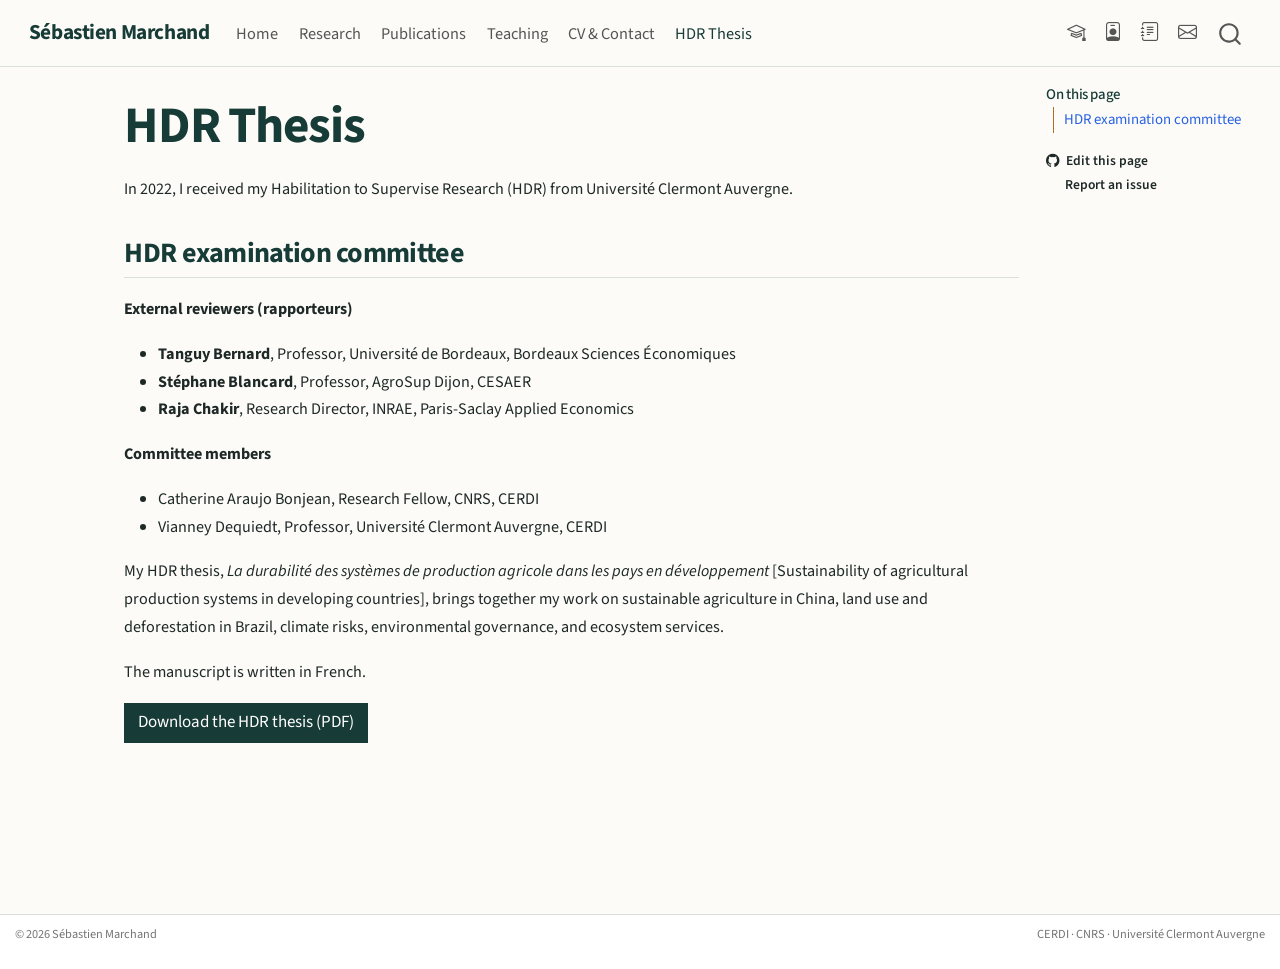
<file: docs/hdr.html>
<!DOCTYPE html>
<html xmlns="http://www.w3.org/1999/xhtml" lang="en" xml:lang="en"><head>

<meta charset="utf-8">
<meta name="generator" content="quarto-1.9.37">

<meta name="viewport" content="width=device-width, initial-scale=1.0, user-scalable=yes">


<title>HDR Thesis – Sébastien Marchand</title>
<style>
/* Default styles provided by pandoc.
** See https://pandoc.org/MANUAL.html#variables-for-html for config info.
*/
code{white-space: pre-wrap;}
span.smallcaps{font-variant: small-caps;}
div.columns{display: flex; gap: min(4vw, 1.5em);}
div.column{flex: auto; overflow-x: auto;}
div.hanging-indent{margin-left: 1.5em; text-indent: -1.5em;}
ul.task-list{list-style: none;}
ul.task-list li input[type="checkbox"] {
  width: 0.8em;
  margin: 0 0.8em 0.2em -1em; /* quarto-specific, see https://github.com/quarto-dev/quarto-cli/issues/4556 */ 
  vertical-align: middle;
}
</style>


<script src="site_libs/quarto-nav/quarto-nav.js"></script>
<script src="site_libs/clipboard/clipboard.min.js"></script>
<script src="site_libs/quarto-search/autocomplete.umd.js"></script>
<script src="site_libs/quarto-search/fuse.min.js"></script>
<script src="site_libs/quarto-search/quarto-search.js"></script>
<meta name="quarto:offset" content="./">
<script src="site_libs/quarto-html/quarto.js" type="module"></script>
<script src="site_libs/quarto-html/tabsets/tabsets.js" type="module"></script>
<script src="site_libs/quarto-html/popper.min.js"></script>
<script src="site_libs/quarto-html/tippy.umd.min.js"></script>
<script src="site_libs/quarto-html/anchor.min.js"></script>
<link href="site_libs/quarto-html/tippy.css" rel="stylesheet">
<link href="site_libs/quarto-html/quarto-syntax-highlighting-7f8f88aac4f3542376d5c11b86a4c14d.css" rel="stylesheet" id="quarto-text-highlighting-styles">
<script src="site_libs/bootstrap/bootstrap.min.js"></script>
<link href="site_libs/bootstrap/bootstrap-icons.css" rel="stylesheet">
<link href="site_libs/bootstrap/bootstrap-f010b4ab27a1f6e87c71c67b1dae77d5.min.css" rel="stylesheet" append-hash="true" id="quarto-bootstrap" data-mode="light">
<script id="quarto-search-options" type="application/json">{
  "location": "navbar",
  "copy-button": false,
  "collapse-after": 3,
  "panel-placement": "end",
  "type": "overlay",
  "limit": 50,
  "keyboard-shortcut": [
    "f",
    "/",
    "s"
  ],
  "show-item-context": false,
  "language": {
    "search-no-results-text": "No results",
    "search-matching-documents-text": "matching documents",
    "search-copy-link-title": "Copy link to search",
    "search-hide-matches-text": "Hide additional matches",
    "search-more-match-text": "more match in this document",
    "search-more-matches-text": "more matches in this document",
    "search-clear-button-title": "Clear",
    "search-text-placeholder": "",
    "search-detached-cancel-button-title": "Cancel",
    "search-submit-button-title": "Submit",
    "search-label": "Search"
  }
}</script>
<style>html{ scroll-behavior: smooth; }</style>


<link rel="stylesheet" href="styles.css">
</head>

<body class="nav-fixed quarto-light">

<div id="quarto-search-results"></div>
  <header id="quarto-header" class="headroom fixed-top">
    <nav class="navbar navbar-expand-lg " data-bs-theme="dark">
      <div class="navbar-container container-fluid">
      <div class="navbar-brand-container mx-auto">
    <a class="navbar-brand" href="./index.html">
    <span class="navbar-title">Sébastien Marchand</span>
    </a>
  </div>
            <div id="quarto-search" class="" title="Search"></div>
          <button class="navbar-toggler" type="button" data-bs-toggle="collapse" data-bs-target="#navbarCollapse" aria-controls="navbarCollapse" role="menu" aria-expanded="false" aria-label="Toggle navigation" onclick="if (window.quartoToggleHeadroom) { window.quartoToggleHeadroom(); }">
  <span class="navbar-toggler-icon"></span>
</button>
          <div class="collapse navbar-collapse" id="navbarCollapse">
            <ul class="navbar-nav navbar-nav-scroll me-auto">
  <li class="nav-item">
    <a class="nav-link" href="./index.html"> 
<span class="menu-text">Home</span></a>
  </li>  
  <li class="nav-item">
    <a class="nav-link" href="./research.html"> 
<span class="menu-text">Research</span></a>
  </li>  
  <li class="nav-item">
    <a class="nav-link" href="./publications.html"> 
<span class="menu-text">Publications</span></a>
  </li>  
  <li class="nav-item">
    <a class="nav-link" href="./teaching.html"> 
<span class="menu-text">Teaching</span></a>
  </li>  
  <li class="nav-item">
    <a class="nav-link" href="./cv.html"> 
<span class="menu-text">CV &amp; Contact</span></a>
  </li>  
  <li class="nav-item">
    <a class="nav-link active" href="./hdr.html" aria-current="page"> 
<span class="menu-text">HDR Thesis</span></a>
  </li>  
</ul>
            <ul class="navbar-nav navbar-nav-scroll ms-auto">
  <li class="nav-item compact">
    <a class="nav-link" href="https://scholar.google.com/citations?user=I07nfQ4AAAAJ&amp;hl=en"> <i class="bi bi-mortarboard" role="img" aria-label="Google Scholar">
</i> 
<span class="menu-text"></span></a>
  </li>  
  <li class="nav-item compact">
    <a class="nav-link" href="https://orcid.org/0000-0001-8265-5008"> <i class="bi bi-person-badge" role="img" aria-label="ORCID">
</i> 
<span class="menu-text"></span></a>
  </li>  
  <li class="nav-item compact">
    <a class="nav-link" href="https://cv.hal.science/sebastien-marchand"> <i class="bi bi-journal-text" role="img" aria-label="HAL">
</i> 
<span class="menu-text"></span></a>
  </li>  
  <li class="nav-item compact">
    <a class="nav-link" href="mailto:sebastien.marchand@uca.fr"> <i class="bi bi-envelope" role="img" aria-label="Email">
</i> 
<span class="menu-text"></span></a>
  </li>  
</ul>
          </div> <!-- /navcollapse -->
            <div class="quarto-navbar-tools">
</div>
      </div> <!-- /container-fluid -->
    </nav>
</header>
<!-- content -->
<div id="quarto-content" class="quarto-container page-columns page-rows-contents page-layout-article page-navbar">
<!-- sidebar -->
<!-- margin-sidebar -->
    <div id="quarto-margin-sidebar" class="sidebar margin-sidebar">
        <nav id="TOC" role="doc-toc" class="toc-active">
    <h2 id="toc-title">On this page</h2>
   
  <ul>
  <li><a href="#hdr-examination-committee" id="toc-hdr-examination-committee" class="nav-link active" data-scroll-target="#hdr-examination-committee">HDR examination committee</a></li>
  </ul>
<div class="toc-actions"><ul><li><a href="https://github.com/YOUR-GITHUB-USERNAME/YOUR-GITHUB-USERNAME.github.io/edit/main/hdr.qmd" class="toc-action"><i class="bi bi-github"></i>Edit this page</a></li><li><a href="https://github.com/YOUR-GITHUB-USERNAME/YOUR-GITHUB-USERNAME.github.io/issues/new" class="toc-action"><i class="bi empty"></i>Report an issue</a></li></ul></div></nav>
    </div>
<!-- main -->
<main class="content" id="quarto-document-content">

<header id="title-block-header" class="quarto-title-block default">
<div class="quarto-title">
<h1 class="title">HDR Thesis</h1>
</div>



<div class="quarto-title-meta">

    
  
    
  </div>
  


</header>


<p>In 2022, I received my Habilitation to Supervise Research (HDR) from Université Clermont Auvergne.</p>
<section id="hdr-examination-committee" class="level2">
<h2 class="anchored" data-anchor-id="hdr-examination-committee">HDR examination committee</h2>
<p><strong>External reviewers (rapporteurs)</strong></p>
<ul>
<li><strong>Tanguy Bernard</strong>, Professor, Université de Bordeaux, Bordeaux Sciences Économiques</li>
<li><strong>Stéphane Blancard</strong>, Professor, AgroSup Dijon, CESAER</li>
<li><strong>Raja Chakir</strong>, Research Director, INRAE, Paris-Saclay Applied Economics</li>
</ul>
<p><strong>Committee members</strong></p>
<ul>
<li>Catherine Araujo Bonjean, Research Fellow, CNRS, CERDI</li>
<li>Vianney Dequiedt, Professor, Université Clermont Auvergne, CERDI</li>
</ul>
<p>My HDR thesis, <em>La durabilité des systèmes de production agricole dans les pays en développement</em> [Sustainability of agricultural production systems in developing countries], brings together my work on sustainable agriculture in China, land use and deforestation in Brazil, climate risks, environmental governance, and ecosystem services.</p>
<p>The manuscript is written in French.</p>
<p><a href="files/hdr-thesis.pdf" class="btn btn-primary">Download the HDR thesis (PDF)</a></p>


</section>

</main> <!-- /main -->
<script id="quarto-html-after-body" type="application/javascript">
  window.document.addEventListener("DOMContentLoaded", function (event) {
    const icon = "";
    const anchorJS = new window.AnchorJS();
    anchorJS.options = {
      placement: 'right',
      icon: icon
    };
    anchorJS.add('.anchored');
    const isCodeAnnotation = (el) => {
      for (const clz of el.classList) {
        if (clz.startsWith('code-annotation-')) {                     
          return true;
        }
      }
      return false;
    }
    const onCopySuccess = function(e) {
      // button target
      const button = e.trigger;
      // don't keep focus
      button.blur();
      // flash "checked"
      button.classList.add('code-copy-button-checked');
      var currentTitle = button.getAttribute("title");
      button.setAttribute("title", "Copied!");
      let tooltip;
      if (window.bootstrap) {
        button.setAttribute("data-bs-toggle", "tooltip");
        button.setAttribute("data-bs-placement", "left");
        button.setAttribute("data-bs-title", "Copied!");
        tooltip = new bootstrap.Tooltip(button, 
          { trigger: "manual", 
            customClass: "code-copy-button-tooltip",
            offset: [0, -8]});
        tooltip.show();    
      }
      setTimeout(function() {
        if (tooltip) {
          tooltip.hide();
          button.removeAttribute("data-bs-title");
          button.removeAttribute("data-bs-toggle");
          button.removeAttribute("data-bs-placement");
        }
        button.setAttribute("title", currentTitle);
        button.classList.remove('code-copy-button-checked');
      }, 1000);
      // clear code selection
      e.clearSelection();
    }
    const getTextToCopy = function(trigger) {
      const outerScaffold = trigger.parentElement.cloneNode(true);
      const codeEl = outerScaffold.querySelector('code');
      for (const childEl of codeEl.children) {
        if (isCodeAnnotation(childEl)) {
          childEl.remove();
        }
      }
      return codeEl.innerText;
    }
    const clipboard = new window.ClipboardJS('.code-copy-button:not([data-in-quarto-modal])', {
      text: getTextToCopy
    });
    clipboard.on('success', onCopySuccess);
    if (window.document.getElementById('quarto-embedded-source-code-modal')) {
      const clipboardModal = new window.ClipboardJS('.code-copy-button[data-in-quarto-modal]', {
        text: getTextToCopy,
        container: window.document.getElementById('quarto-embedded-source-code-modal')
      });
      clipboardModal.on('success', onCopySuccess);
    }
      var localhostRegex = new RegExp(/^(?:http|https):\/\/localhost\:?[0-9]*\//);
      var mailtoRegex = new RegExp(/^mailto:/);
        var filterRegex = new RegExp("https:\/\/YOUR-GITHUB-USERNAME\.github\.io");
      var isInternal = (href) => {
          return filterRegex.test(href) || localhostRegex.test(href) || mailtoRegex.test(href);
      }
      // Inspect non-navigation links and adorn them if external
     var links = window.document.querySelectorAll('a[href]:not(.nav-link):not(.navbar-brand):not(.toc-action):not(.sidebar-link):not(.sidebar-item-toggle):not(.pagination-link):not(.no-external):not([aria-hidden]):not(.dropdown-item):not(.quarto-navigation-tool):not(.about-link)');
      for (var i=0; i<links.length; i++) {
        const link = links[i];
        if (!isInternal(link.href)) {
          // undo the damage that might have been done by quarto-nav.js in the case of
          // links that we want to consider external
          if (link.dataset.originalHref !== undefined) {
            link.href = link.dataset.originalHref;
          }
            // target, if specified
            link.setAttribute("target", "_blank");
            if (link.getAttribute("rel") === null) {
              link.setAttribute("rel", "noopener");
            }
        }
      }
    function tippyHover(el, contentFn, onTriggerFn, onUntriggerFn) {
      const config = {
        allowHTML: true,
        maxWidth: 500,
        delay: 100,
        arrow: false,
        appendTo: function(el) {
            return el.parentElement;
        },
        interactive: true,
        interactiveBorder: 10,
        theme: 'quarto',
        placement: 'bottom-start',
      };
      if (contentFn) {
        config.content = contentFn;
      }
      if (onTriggerFn) {
        config.onTrigger = onTriggerFn;
      }
      if (onUntriggerFn) {
        config.onUntrigger = onUntriggerFn;
      }
      window.tippy(el, config); 
    }
    const noterefs = window.document.querySelectorAll('a[role="doc-noteref"]');
    for (var i=0; i<noterefs.length; i++) {
      const ref = noterefs[i];
      tippyHover(ref, function() {
        // use id or data attribute instead here
        let href = ref.getAttribute('data-footnote-href') || ref.getAttribute('href');
        try { href = new URL(href).hash; } catch {}
        const id = href.replace(/^#\/?/, "");
        const note = window.document.getElementById(id);
        if (note) {
          return note.innerHTML;
        } else {
          return "";
        }
      });
    }
    const xrefs = window.document.querySelectorAll('a.quarto-xref');
    const processXRef = (id, note) => {
      // Strip column container classes
      const stripColumnClz = (el) => {
        el.classList.remove("page-full", "page-columns");
        if (el.children) {
          for (const child of el.children) {
            stripColumnClz(child);
          }
        }
      }
      stripColumnClz(note)
      if (id === null || id.startsWith('sec-')) {
        // Special case sections, only their first couple elements
        const container = document.createElement("div");
        if (note.children && note.children.length > 2) {
          container.appendChild(note.children[0].cloneNode(true));
          for (let i = 1; i < note.children.length; i++) {
            const child = note.children[i];
            if (child.tagName === "P" && child.innerText === "") {
              continue;
            } else {
              container.appendChild(child.cloneNode(true));
              break;
            }
          }
          if (window.Quarto?.typesetMath) {
            window.Quarto.typesetMath(container);
          }
          return container.innerHTML
        } else {
          if (window.Quarto?.typesetMath) {
            window.Quarto.typesetMath(note);
          }
          return note.innerHTML;
        }
      } else {
        // Remove any anchor links if they are present
        const anchorLink = note.querySelector('a.anchorjs-link');
        if (anchorLink) {
          anchorLink.remove();
        }
        if (window.Quarto?.typesetMath) {
          window.Quarto.typesetMath(note);
        }
        if (note.classList.contains("callout")) {
          return note.outerHTML;
        } else {
          return note.innerHTML;
        }
      }
    }
    for (var i=0; i<xrefs.length; i++) {
      const xref = xrefs[i];
      tippyHover(xref, undefined, function(instance) {
        instance.disable();
        let url = xref.getAttribute('href');
        let hash = undefined; 
        if (url.startsWith('#')) {
          hash = url;
        } else {
          try { hash = new URL(url).hash; } catch {}
        }
        if (hash) {
          const id = hash.replace(/^#\/?/, "");
          const note = window.document.getElementById(id);
          if (note !== null) {
            try {
              const html = processXRef(id, note.cloneNode(true));
              instance.setContent(html);
            } finally {
              instance.enable();
              instance.show();
            }
          } else {
            // See if we can fetch this
            fetch(url.split('#')[0])
            .then(res => res.text())
            .then(html => {
              const parser = new DOMParser();
              const htmlDoc = parser.parseFromString(html, "text/html");
              const note = htmlDoc.getElementById(id);
              if (note !== null) {
                const html = processXRef(id, note);
                instance.setContent(html);
              } 
            }).finally(() => {
              instance.enable();
              instance.show();
            });
          }
        } else {
          // See if we can fetch a full url (with no hash to target)
          // This is a special case and we should probably do some content thinning / targeting
          fetch(url)
          .then(res => res.text())
          .then(html => {
            const parser = new DOMParser();
            const htmlDoc = parser.parseFromString(html, "text/html");
            const note = htmlDoc.querySelector('main.content');
            if (note !== null) {
              // This should only happen for chapter cross references
              // (since there is no id in the URL)
              // remove the first header
              if (note.children.length > 0 && note.children[0].tagName === "HEADER") {
                note.children[0].remove();
              }
              const html = processXRef(null, note);
              instance.setContent(html);
            } 
          }).finally(() => {
            instance.enable();
            instance.show();
          });
        }
      }, function(instance) {
      });
    }
        let selectedAnnoteEl;
        const selectorForAnnotation = ( cell, annotation) => {
          let cellAttr = 'data-code-cell="' + cell + '"';
          let lineAttr = 'data-code-annotation="' +  annotation + '"';
          const selector = 'span[' + cellAttr + '][' + lineAttr + ']';
          return selector;
        }
        const selectCodeLines = (annoteEl) => {
          const doc = window.document;
          const targetCell = annoteEl.getAttribute("data-target-cell");
          const targetAnnotation = annoteEl.getAttribute("data-target-annotation");
          const annoteSpan = window.document.querySelector(selectorForAnnotation(targetCell, targetAnnotation));
          const lines = annoteSpan.getAttribute("data-code-lines").split(",");
          const lineIds = lines.map((line) => {
            return targetCell + "-" + line;
          })
          let top = null;
          let height = null;
          let parent = null;
          if (lineIds.length > 0) {
              //compute the position of the single el (top and bottom and make a div)
              const el = window.document.getElementById(lineIds[0]);
              top = el.offsetTop;
              height = el.offsetHeight;
              parent = el.parentElement.parentElement;
            if (lineIds.length > 1) {
              const lastEl = window.document.getElementById(lineIds[lineIds.length - 1]);
              const bottom = lastEl.offsetTop + lastEl.offsetHeight;
              height = bottom - top;
            }
            if (top !== null && height !== null && parent !== null) {
              // cook up a div (if necessary) and position it 
              let div = window.document.getElementById("code-annotation-line-highlight");
              if (div === null) {
                div = window.document.createElement("div");
                div.setAttribute("id", "code-annotation-line-highlight");
                div.style.position = 'absolute';
                parent.appendChild(div);
              }
              div.style.top = top - 2 + "px";
              div.style.height = height + 4 + "px";
              div.style.left = 0;
              let gutterDiv = window.document.getElementById("code-annotation-line-highlight-gutter");
              if (gutterDiv === null) {
                gutterDiv = window.document.createElement("div");
                gutterDiv.setAttribute("id", "code-annotation-line-highlight-gutter");
                gutterDiv.style.position = 'absolute';
                const codeCell = window.document.getElementById(targetCell);
                const gutter = codeCell.querySelector('.code-annotation-gutter');
                gutter.appendChild(gutterDiv);
              }
              gutterDiv.style.top = top - 2 + "px";
              gutterDiv.style.height = height + 4 + "px";
            }
            selectedAnnoteEl = annoteEl;
          }
        };
        const unselectCodeLines = () => {
          const elementsIds = ["code-annotation-line-highlight", "code-annotation-line-highlight-gutter"];
          elementsIds.forEach((elId) => {
            const div = window.document.getElementById(elId);
            if (div) {
              div.remove();
            }
          });
          selectedAnnoteEl = undefined;
        };
          // Handle positioning of the toggle
      window.addEventListener(
        "resize",
        throttle(() => {
          elRect = undefined;
          if (selectedAnnoteEl) {
            selectCodeLines(selectedAnnoteEl);
          }
        }, 10)
      );
      function throttle(fn, ms) {
      let throttle = false;
      let timer;
        return (...args) => {
          if(!throttle) { // first call gets through
              fn.apply(this, args);
              throttle = true;
          } else { // all the others get throttled
              if(timer) clearTimeout(timer); // cancel #2
              timer = setTimeout(() => {
                fn.apply(this, args);
                timer = throttle = false;
              }, ms);
          }
        };
      }
        // Attach click handler to the DT
        const annoteDls = window.document.querySelectorAll('dt[data-target-cell]');
        for (const annoteDlNode of annoteDls) {
          annoteDlNode.addEventListener('click', (event) => {
            const clickedEl = event.target;
            if (clickedEl !== selectedAnnoteEl) {
              unselectCodeLines();
              const activeEl = window.document.querySelector('dt[data-target-cell].code-annotation-active');
              if (activeEl) {
                activeEl.classList.remove('code-annotation-active');
              }
              selectCodeLines(clickedEl);
              clickedEl.classList.add('code-annotation-active');
            } else {
              // Unselect the line
              unselectCodeLines();
              clickedEl.classList.remove('code-annotation-active');
            }
          });
        }
    const findCites = (el) => {
      const parentEl = el.parentElement;
      if (parentEl) {
        const cites = parentEl.dataset.cites;
        if (cites) {
          return {
            el,
            cites: cites.split(' ')
          };
        } else {
          return findCites(el.parentElement)
        }
      } else {
        return undefined;
      }
    };
    var bibliorefs = window.document.querySelectorAll('a[role="doc-biblioref"]');
    for (var i=0; i<bibliorefs.length; i++) {
      const ref = bibliorefs[i];
      const citeInfo = findCites(ref);
      if (citeInfo) {
        tippyHover(citeInfo.el, function() {
          var popup = window.document.createElement('div');
          citeInfo.cites.forEach(function(cite) {
            var citeDiv = window.document.createElement('div');
            citeDiv.classList.add('hanging-indent');
            citeDiv.classList.add('csl-entry');
            var biblioDiv = window.document.getElementById('ref-' + cite);
            if (biblioDiv) {
              citeDiv.innerHTML = biblioDiv.innerHTML;
            }
            popup.appendChild(citeDiv);
          });
          return popup.innerHTML;
        });
      }
    }
  });
  </script>
</div> <!-- /content -->
<footer class="footer">
  <div class="nav-footer">
    <div class="nav-footer-left">
<p>© 2026 Sébastien Marchand</p>
</div>   
    <div class="nav-footer-center">
      &nbsp;
    <div class="toc-actions d-sm-block d-md-none"><ul><li><a href="https://github.com/YOUR-GITHUB-USERNAME/YOUR-GITHUB-USERNAME.github.io/edit/main/hdr.qmd" class="toc-action"><i class="bi bi-github"></i>Edit this page</a></li><li><a href="https://github.com/YOUR-GITHUB-USERNAME/YOUR-GITHUB-USERNAME.github.io/issues/new" class="toc-action"><i class="bi empty"></i>Report an issue</a></li></ul></div></div>
    <div class="nav-footer-right">
<p>CERDI · CNRS · Université Clermont Auvergne</p>
</div>
  </div>
</footer>




<script src="site_libs/quarto-html/zenscroll-min.js"></script>
</body></html>
</file>
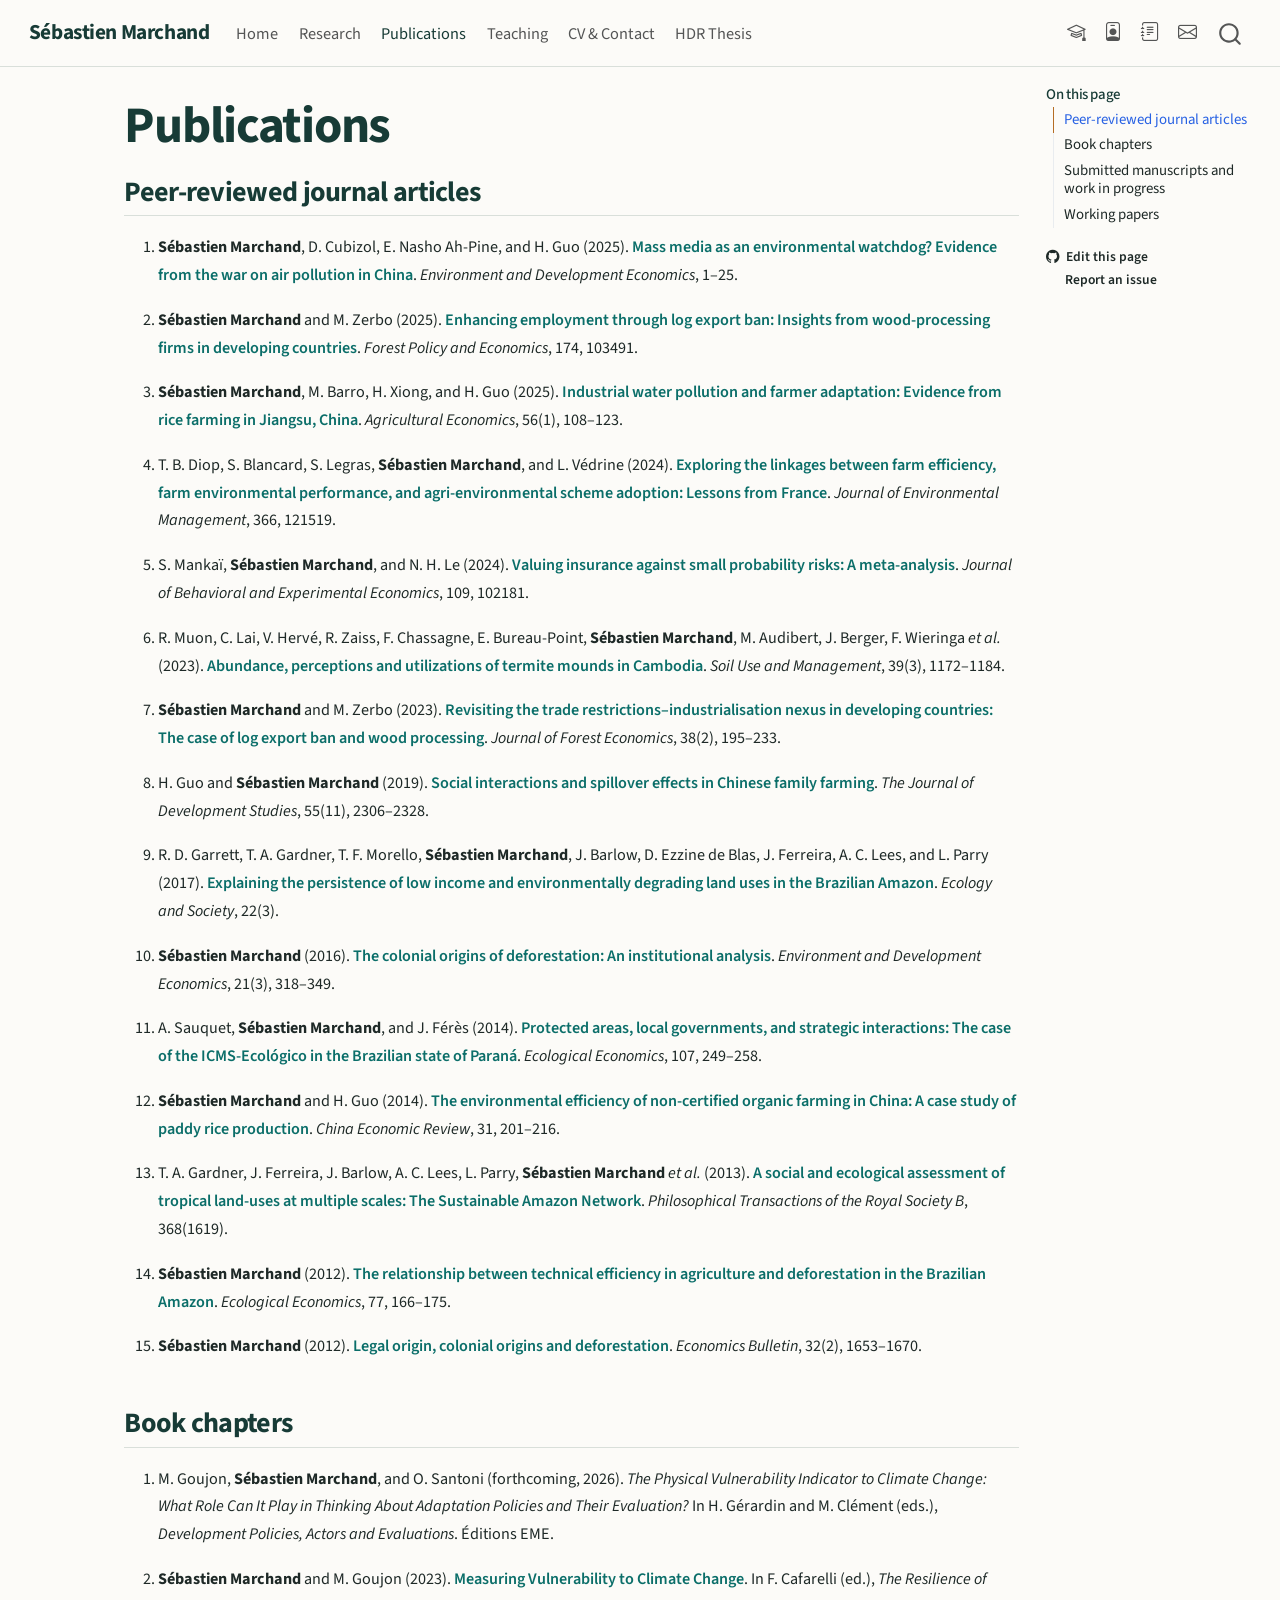
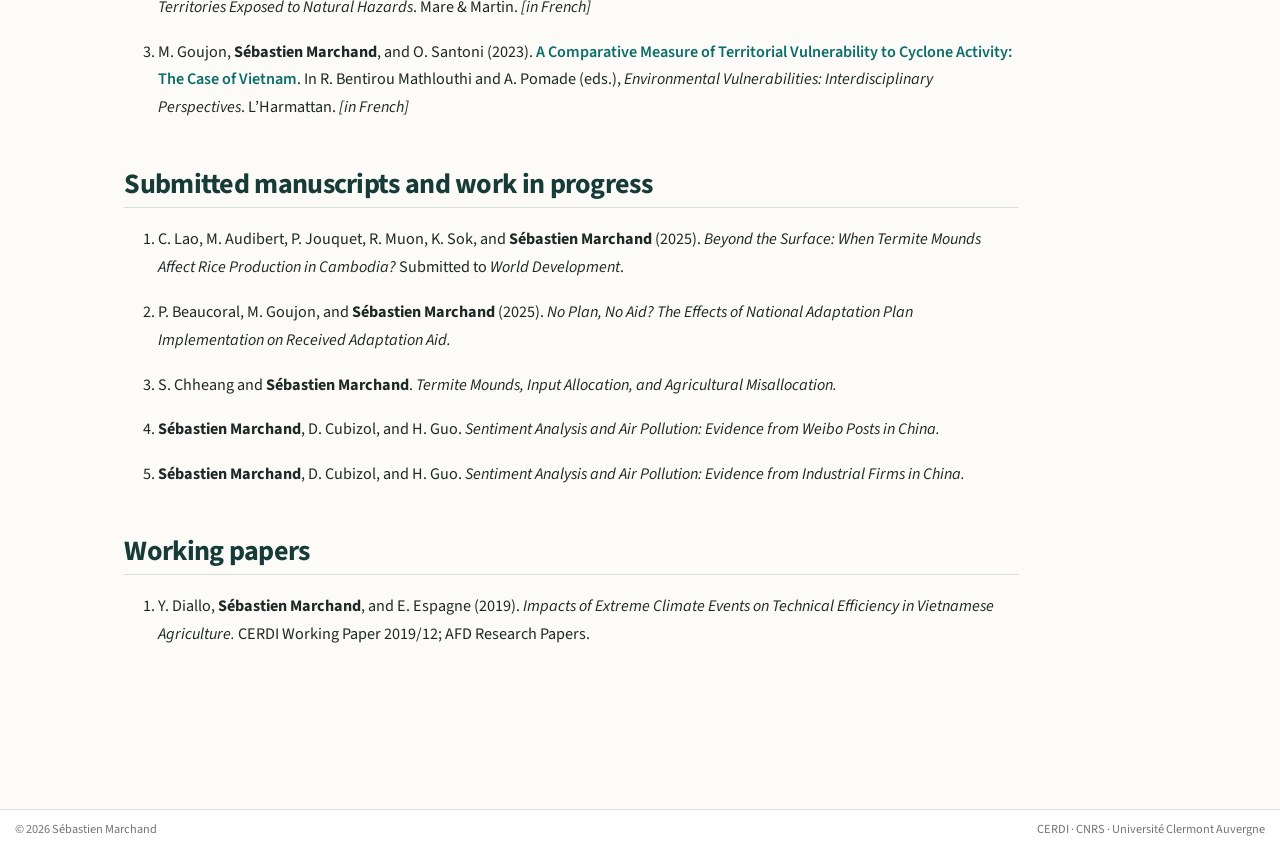
<file: docs/publications.html>
<!DOCTYPE html>
<html xmlns="http://www.w3.org/1999/xhtml" lang="en" xml:lang="en"><head>

<meta charset="utf-8">
<meta name="generator" content="quarto-1.9.37">

<meta name="viewport" content="width=device-width, initial-scale=1.0, user-scalable=yes">


<title>Publications – Sébastien Marchand</title>
<style>
/* Default styles provided by pandoc.
** See https://pandoc.org/MANUAL.html#variables-for-html for config info.
*/
code{white-space: pre-wrap;}
span.smallcaps{font-variant: small-caps;}
div.columns{display: flex; gap: min(4vw, 1.5em);}
div.column{flex: auto; overflow-x: auto;}
div.hanging-indent{margin-left: 1.5em; text-indent: -1.5em;}
ul.task-list{list-style: none;}
ul.task-list li input[type="checkbox"] {
  width: 0.8em;
  margin: 0 0.8em 0.2em -1em; /* quarto-specific, see https://github.com/quarto-dev/quarto-cli/issues/4556 */ 
  vertical-align: middle;
}
</style>


<script src="site_libs/quarto-nav/quarto-nav.js"></script>
<script src="site_libs/clipboard/clipboard.min.js"></script>
<script src="site_libs/quarto-search/autocomplete.umd.js"></script>
<script src="site_libs/quarto-search/fuse.min.js"></script>
<script src="site_libs/quarto-search/quarto-search.js"></script>
<meta name="quarto:offset" content="./">
<script src="site_libs/quarto-html/quarto.js" type="module"></script>
<script src="site_libs/quarto-html/tabsets/tabsets.js" type="module"></script>
<script src="site_libs/quarto-html/popper.min.js"></script>
<script src="site_libs/quarto-html/tippy.umd.min.js"></script>
<script src="site_libs/quarto-html/anchor.min.js"></script>
<link href="site_libs/quarto-html/tippy.css" rel="stylesheet">
<link href="site_libs/quarto-html/quarto-syntax-highlighting-7f8f88aac4f3542376d5c11b86a4c14d.css" rel="stylesheet" id="quarto-text-highlighting-styles">
<script src="site_libs/bootstrap/bootstrap.min.js"></script>
<link href="site_libs/bootstrap/bootstrap-icons.css" rel="stylesheet">
<link href="site_libs/bootstrap/bootstrap-f010b4ab27a1f6e87c71c67b1dae77d5.min.css" rel="stylesheet" append-hash="true" id="quarto-bootstrap" data-mode="light">
<script id="quarto-search-options" type="application/json">{
  "location": "navbar",
  "copy-button": false,
  "collapse-after": 3,
  "panel-placement": "end",
  "type": "overlay",
  "limit": 50,
  "keyboard-shortcut": [
    "f",
    "/",
    "s"
  ],
  "show-item-context": false,
  "language": {
    "search-no-results-text": "No results",
    "search-matching-documents-text": "matching documents",
    "search-copy-link-title": "Copy link to search",
    "search-hide-matches-text": "Hide additional matches",
    "search-more-match-text": "more match in this document",
    "search-more-matches-text": "more matches in this document",
    "search-clear-button-title": "Clear",
    "search-text-placeholder": "",
    "search-detached-cancel-button-title": "Cancel",
    "search-submit-button-title": "Submit",
    "search-label": "Search"
  }
}</script>
<style>html{ scroll-behavior: smooth; }</style>


<link rel="stylesheet" href="styles.css">
</head>

<body class="nav-fixed quarto-light">

<div id="quarto-search-results"></div>
  <header id="quarto-header" class="headroom fixed-top">
    <nav class="navbar navbar-expand-lg " data-bs-theme="dark">
      <div class="navbar-container container-fluid">
      <div class="navbar-brand-container mx-auto">
    <a class="navbar-brand" href="./index.html">
    <span class="navbar-title">Sébastien Marchand</span>
    </a>
  </div>
            <div id="quarto-search" class="" title="Search"></div>
          <button class="navbar-toggler" type="button" data-bs-toggle="collapse" data-bs-target="#navbarCollapse" aria-controls="navbarCollapse" role="menu" aria-expanded="false" aria-label="Toggle navigation" onclick="if (window.quartoToggleHeadroom) { window.quartoToggleHeadroom(); }">
  <span class="navbar-toggler-icon"></span>
</button>
          <div class="collapse navbar-collapse" id="navbarCollapse">
            <ul class="navbar-nav navbar-nav-scroll me-auto">
  <li class="nav-item">
    <a class="nav-link" href="./index.html"> 
<span class="menu-text">Home</span></a>
  </li>  
  <li class="nav-item">
    <a class="nav-link" href="./research.html"> 
<span class="menu-text">Research</span></a>
  </li>  
  <li class="nav-item">
    <a class="nav-link active" href="./publications.html" aria-current="page"> 
<span class="menu-text">Publications</span></a>
  </li>  
  <li class="nav-item">
    <a class="nav-link" href="./teaching.html"> 
<span class="menu-text">Teaching</span></a>
  </li>  
  <li class="nav-item">
    <a class="nav-link" href="./cv.html"> 
<span class="menu-text">CV &amp; Contact</span></a>
  </li>  
  <li class="nav-item">
    <a class="nav-link" href="./hdr.html"> 
<span class="menu-text">HDR Thesis</span></a>
  </li>  
</ul>
            <ul class="navbar-nav navbar-nav-scroll ms-auto">
  <li class="nav-item compact">
    <a class="nav-link" href="https://scholar.google.com/citations?user=I07nfQ4AAAAJ&amp;hl=en"> <i class="bi bi-mortarboard" role="img" aria-label="Google Scholar">
</i> 
<span class="menu-text"></span></a>
  </li>  
  <li class="nav-item compact">
    <a class="nav-link" href="https://orcid.org/0000-0001-8265-5008"> <i class="bi bi-person-badge" role="img" aria-label="ORCID">
</i> 
<span class="menu-text"></span></a>
  </li>  
  <li class="nav-item compact">
    <a class="nav-link" href="https://cv.hal.science/sebastien-marchand"> <i class="bi bi-journal-text" role="img" aria-label="HAL">
</i> 
<span class="menu-text"></span></a>
  </li>  
  <li class="nav-item compact">
    <a class="nav-link" href="mailto:sebastien.marchand@uca.fr"> <i class="bi bi-envelope" role="img" aria-label="Email">
</i> 
<span class="menu-text"></span></a>
  </li>  
</ul>
          </div> <!-- /navcollapse -->
            <div class="quarto-navbar-tools">
</div>
      </div> <!-- /container-fluid -->
    </nav>
</header>
<!-- content -->
<div id="quarto-content" class="quarto-container page-columns page-rows-contents page-layout-article page-navbar">
<!-- sidebar -->
<!-- margin-sidebar -->
    <div id="quarto-margin-sidebar" class="sidebar margin-sidebar">
        <nav id="TOC" role="doc-toc" class="toc-active">
    <h2 id="toc-title">On this page</h2>
   
  <ul>
  <li><a href="#peer-reviewed-journal-articles" id="toc-peer-reviewed-journal-articles" class="nav-link active" data-scroll-target="#peer-reviewed-journal-articles">Peer-reviewed journal articles</a></li>
  <li><a href="#book-chapters" id="toc-book-chapters" class="nav-link" data-scroll-target="#book-chapters">Book chapters</a></li>
  <li><a href="#submitted-manuscripts-and-work-in-progress" id="toc-submitted-manuscripts-and-work-in-progress" class="nav-link" data-scroll-target="#submitted-manuscripts-and-work-in-progress">Submitted manuscripts and work in progress</a></li>
  <li><a href="#working-papers" id="toc-working-papers" class="nav-link" data-scroll-target="#working-papers">Working papers</a></li>
  </ul>
<div class="toc-actions"><ul><li><a href="https://github.com/YOUR-GITHUB-USERNAME/YOUR-GITHUB-USERNAME.github.io/edit/main/publications.qmd" class="toc-action"><i class="bi bi-github"></i>Edit this page</a></li><li><a href="https://github.com/YOUR-GITHUB-USERNAME/YOUR-GITHUB-USERNAME.github.io/issues/new" class="toc-action"><i class="bi empty"></i>Report an issue</a></li></ul></div></nav>
    </div>
<!-- main -->
<main class="content" id="quarto-document-content">

<header id="title-block-header" class="quarto-title-block default">
<div class="quarto-title">
<h1 class="title">Publications</h1>
</div>



<div class="quarto-title-meta">

    
  
    
  </div>
  


</header>


<section id="peer-reviewed-journal-articles" class="level2">
<h2 class="anchored" data-anchor-id="peer-reviewed-journal-articles">Peer-reviewed journal articles</h2>
<ol type="1">
<li><p><strong>Sébastien Marchand</strong>, D. Cubizol, E. Nasho Ah-Pine, and H. Guo (2025). <a href="https://doi:10.1017/S1355770X25100284">Mass media as an environmental watchdog? Evidence from the war on air pollution in China</a>. <em>Environment and Development Economics</em>, 1–25.</p></li>
<li><p><strong>Sébastien Marchand</strong> and M. Zerbo (2025). <a href="https://doi.org/10.1016/j.forpol.2025.103491">Enhancing employment through log export ban: Insights from wood-processing firms in developing countries</a>. <em>Forest Policy and Economics</em>, 174, 103491.</p></li>
<li><p><strong>Sébastien Marchand</strong>, M. Barro, H. Xiong, and H. Guo (2025). <a href="https://doi.org/10.1111/agec.12867">Industrial water pollution and farmer adaptation: Evidence from rice farming in Jiangsu, China</a>. <em>Agricultural Economics</em>, 56(1), 108–123.</p></li>
<li><p>T. B. Diop, S. Blancard, S. Legras, <strong>Sébastien Marchand</strong>, and L. Védrine (2024). <a href="https://doi.org/10.1016/j.jenvman.2024.121519">Exploring the linkages between farm efficiency, farm environmental performance, and agri-environmental scheme adoption: Lessons from France</a>. <em>Journal of Environmental Management</em>, 366, 121519.</p></li>
<li><p>S. Mankaï, <strong>Sébastien Marchand</strong>, and N. H. Le (2024). <a href="https://doi.org/10.1016/j.socec.2024.102181">Valuing insurance against small probability risks: A meta-analysis</a>. <em>Journal of Behavioral and Experimental Economics</em>, 109, 102181.</p></li>
<li><p>R. Muon, C. Lai, V. Hervé, R. Zaiss, F. Chassagne, E. Bureau-Point, <strong>Sébastien Marchand</strong>, M. Audibert, J. Berger, F. Wieringa <em>et al.</em> (2023). <a href="https://doi.org/10.1111/sum.12893">Abundance, perceptions and utilizations of termite mounds in Cambodia</a>. <em>Soil Use and Management</em>, 39(3), 1172–1184.</p></li>
<li><p><strong>Sébastien Marchand</strong> and M. Zerbo (2023). <a href="http://dx.doi.org/10.1561/112.00000562">Revisiting the trade restrictions–industrialisation nexus in developing countries: The case of log export ban and wood processing</a>. <em>Journal of Forest Economics</em>, 38(2), 195–233.</p></li>
<li><p>H. Guo and <strong>Sébastien Marchand</strong> (2019). <a href="https://doi.org/10.1080/00220388.2018.1443206">Social interactions and spillover effects in Chinese family farming</a>. <em>The Journal of Development Studies</em>, 55(11), 2306–2328.</p></li>
<li><p>R. D. Garrett, T. A. Gardner, T. F. Morello, <strong>Sébastien Marchand</strong>, J. Barlow, D. Ezzine de Blas, J. Ferreira, A. C. Lees, and L. Parry (2017). <a href="https://doi.org/10.5751/ES-09364-220327">Explaining the persistence of low income and environmentally degrading land uses in the Brazilian Amazon</a>. <em>Ecology and Society</em>, 22(3).</p></li>
<li><p><strong>Sébastien Marchand</strong> (2016). <a href="https://doi.org/10.1017/S1355770X1500025X">The colonial origins of deforestation: An institutional analysis</a>. <em>Environment and Development Economics</em>, 21(3), 318–349.</p></li>
<li><p>A. Sauquet, <strong>Sébastien Marchand</strong>, and J. Férès (2014). <a href="https://doi.org/10.1016/j.ecolecon.2014.09.008">Protected areas, local governments, and strategic interactions: The case of the ICMS-Ecológico in the Brazilian state of Paraná</a>. <em>Ecological Economics</em>, 107, 249–258.</p></li>
<li><p><strong>Sébastien Marchand</strong> and H. Guo (2014). <a href="https://doi.org/10.1016/j.chieco.2014.09.006">The environmental efficiency of non-certified organic farming in China: A case study of paddy rice production</a>. <em>China Economic Review</em>, 31, 201–216.</p></li>
<li><p>T. A. Gardner, J. Ferreira, J. Barlow, A. C. Lees, L. Parry, <strong>Sébastien Marchand</strong> <em>et al.</em> (2013). <a href="https://doi.org/10.1098/rstb.2012.0166">A social and ecological assessment of tropical land-uses at multiple scales: The Sustainable Amazon Network</a>. <em>Philosophical Transactions of the Royal Society B</em>, 368(1619).</p></li>
<li><p><strong>Sébastien Marchand</strong> (2012). <a href="https://doi.org/10.1016/j.ecolecon.2012.02.025">The relationship between technical efficiency in agriculture and deforestation in the Brazilian Amazon</a>. <em>Ecological Economics</em>, 77, 166–175.</p></li>
<li><p><strong>Sébastien Marchand</strong> (2012). <a href="http://www.accessecon.com/Pubs/EB/2012/Volume32/EB-12-V32-I2-P159.pdf">Legal origin, colonial origins and deforestation</a>. <em>Economics Bulletin</em>, 32(2), 1653–1670.</p></li>
</ol>
</section>
<section id="book-chapters" class="level2">
<h2 class="anchored" data-anchor-id="book-chapters">Book chapters</h2>
<ol type="1">
<li><p>M. Goujon, <strong>Sébastien Marchand</strong>, and O. Santoni (forthcoming, 2026). <em>The Physical Vulnerability Indicator to Climate Change: What Role Can It Play in Thinking About Adaptation Policies and Their Evaluation?</em> In H. Gérardin and M. Clément (eds.), <em>Development Policies, Actors and Evaluations</em>. Éditions EME.</p></li>
<li><p><strong>Sébastien Marchand</strong> and M. Goujon (2023). <a href="https://www.mareetmartin.com/livre/la-resilience-des-territoires-exposes-aux-risques-naturels">Measuring Vulnerability to Climate Change</a>. In F. Cafarelli (ed.), <em>The Resilience of Territories Exposed to Natural Hazards</em>. Mare &amp; Martin. <em>[in French]</em></p></li>
<li><p>M. Goujon, <strong>Sébastien Marchand</strong>, and O. Santoni (2023). <a href="https://www.editions-harmattan.fr/catalogue/livre/vulnerabilite-s-environnementale-s/1451">A Comparative Measure of Territorial Vulnerability to Cyclone Activity: The Case of Vietnam</a>. In R. Bentirou Mathlouthi and A. Pomade (eds.), <em>Environmental Vulnerabilities: Interdisciplinary Perspectives</em>. L’Harmattan. <em>[in French]</em></p></li>
</ol>
</section>
<section id="submitted-manuscripts-and-work-in-progress" class="level2">
<h2 class="anchored" data-anchor-id="submitted-manuscripts-and-work-in-progress">Submitted manuscripts and work in progress</h2>
<ol type="1">
<li><p>C. Lao, M. Audibert, P. Jouquet, R. Muon, K. Sok, and <strong>Sébastien Marchand</strong> (2025). <em>Beyond the Surface: When Termite Mounds Affect Rice Production in Cambodia?</em> Submitted to <em>World Development</em>.</p></li>
<li><p>P. Beaucoral, M. Goujon, and <strong>Sébastien Marchand</strong> (2025). <em>No Plan, No Aid? The Effects of National Adaptation Plan Implementation on Received Adaptation Aid.</em></p></li>
<li><p>S. Chheang and <strong>Sébastien Marchand</strong>. <em>Termite Mounds, Input Allocation, and Agricultural Misallocation.</em></p></li>
<li><p><strong>Sébastien Marchand</strong>, D. Cubizol, and H. Guo. <em>Sentiment Analysis and Air Pollution: Evidence from Weibo Posts in China.</em></p></li>
<li><p><strong>Sébastien Marchand</strong>, D. Cubizol, and H. Guo. <em>Sentiment Analysis and Air Pollution: Evidence from Industrial Firms in China.</em></p></li>
</ol>
</section>
<section id="working-papers" class="level2">
<h2 class="anchored" data-anchor-id="working-papers">Working papers</h2>
<ol type="1">
<li>Y. Diallo, <strong>Sébastien Marchand</strong>, and E. Espagne (2019). <em>Impacts of Extreme Climate Events on Technical Efficiency in Vietnamese Agriculture.</em> CERDI Working Paper 2019/12; AFD Research Papers.</li>
</ol>


</section>

</main> <!-- /main -->
<script id="quarto-html-after-body" type="application/javascript">
  window.document.addEventListener("DOMContentLoaded", function (event) {
    const icon = "";
    const anchorJS = new window.AnchorJS();
    anchorJS.options = {
      placement: 'right',
      icon: icon
    };
    anchorJS.add('.anchored');
    const isCodeAnnotation = (el) => {
      for (const clz of el.classList) {
        if (clz.startsWith('code-annotation-')) {                     
          return true;
        }
      }
      return false;
    }
    const onCopySuccess = function(e) {
      // button target
      const button = e.trigger;
      // don't keep focus
      button.blur();
      // flash "checked"
      button.classList.add('code-copy-button-checked');
      var currentTitle = button.getAttribute("title");
      button.setAttribute("title", "Copied!");
      let tooltip;
      if (window.bootstrap) {
        button.setAttribute("data-bs-toggle", "tooltip");
        button.setAttribute("data-bs-placement", "left");
        button.setAttribute("data-bs-title", "Copied!");
        tooltip = new bootstrap.Tooltip(button, 
          { trigger: "manual", 
            customClass: "code-copy-button-tooltip",
            offset: [0, -8]});
        tooltip.show();    
      }
      setTimeout(function() {
        if (tooltip) {
          tooltip.hide();
          button.removeAttribute("data-bs-title");
          button.removeAttribute("data-bs-toggle");
          button.removeAttribute("data-bs-placement");
        }
        button.setAttribute("title", currentTitle);
        button.classList.remove('code-copy-button-checked');
      }, 1000);
      // clear code selection
      e.clearSelection();
    }
    const getTextToCopy = function(trigger) {
      const outerScaffold = trigger.parentElement.cloneNode(true);
      const codeEl = outerScaffold.querySelector('code');
      for (const childEl of codeEl.children) {
        if (isCodeAnnotation(childEl)) {
          childEl.remove();
        }
      }
      return codeEl.innerText;
    }
    const clipboard = new window.ClipboardJS('.code-copy-button:not([data-in-quarto-modal])', {
      text: getTextToCopy
    });
    clipboard.on('success', onCopySuccess);
    if (window.document.getElementById('quarto-embedded-source-code-modal')) {
      const clipboardModal = new window.ClipboardJS('.code-copy-button[data-in-quarto-modal]', {
        text: getTextToCopy,
        container: window.document.getElementById('quarto-embedded-source-code-modal')
      });
      clipboardModal.on('success', onCopySuccess);
    }
      var localhostRegex = new RegExp(/^(?:http|https):\/\/localhost\:?[0-9]*\//);
      var mailtoRegex = new RegExp(/^mailto:/);
        var filterRegex = new RegExp("https:\/\/YOUR-GITHUB-USERNAME\.github\.io");
      var isInternal = (href) => {
          return filterRegex.test(href) || localhostRegex.test(href) || mailtoRegex.test(href);
      }
      // Inspect non-navigation links and adorn them if external
     var links = window.document.querySelectorAll('a[href]:not(.nav-link):not(.navbar-brand):not(.toc-action):not(.sidebar-link):not(.sidebar-item-toggle):not(.pagination-link):not(.no-external):not([aria-hidden]):not(.dropdown-item):not(.quarto-navigation-tool):not(.about-link)');
      for (var i=0; i<links.length; i++) {
        const link = links[i];
        if (!isInternal(link.href)) {
          // undo the damage that might have been done by quarto-nav.js in the case of
          // links that we want to consider external
          if (link.dataset.originalHref !== undefined) {
            link.href = link.dataset.originalHref;
          }
            // target, if specified
            link.setAttribute("target", "_blank");
            if (link.getAttribute("rel") === null) {
              link.setAttribute("rel", "noopener");
            }
        }
      }
    function tippyHover(el, contentFn, onTriggerFn, onUntriggerFn) {
      const config = {
        allowHTML: true,
        maxWidth: 500,
        delay: 100,
        arrow: false,
        appendTo: function(el) {
            return el.parentElement;
        },
        interactive: true,
        interactiveBorder: 10,
        theme: 'quarto',
        placement: 'bottom-start',
      };
      if (contentFn) {
        config.content = contentFn;
      }
      if (onTriggerFn) {
        config.onTrigger = onTriggerFn;
      }
      if (onUntriggerFn) {
        config.onUntrigger = onUntriggerFn;
      }
      window.tippy(el, config); 
    }
    const noterefs = window.document.querySelectorAll('a[role="doc-noteref"]');
    for (var i=0; i<noterefs.length; i++) {
      const ref = noterefs[i];
      tippyHover(ref, function() {
        // use id or data attribute instead here
        let href = ref.getAttribute('data-footnote-href') || ref.getAttribute('href');
        try { href = new URL(href).hash; } catch {}
        const id = href.replace(/^#\/?/, "");
        const note = window.document.getElementById(id);
        if (note) {
          return note.innerHTML;
        } else {
          return "";
        }
      });
    }
    const xrefs = window.document.querySelectorAll('a.quarto-xref');
    const processXRef = (id, note) => {
      // Strip column container classes
      const stripColumnClz = (el) => {
        el.classList.remove("page-full", "page-columns");
        if (el.children) {
          for (const child of el.children) {
            stripColumnClz(child);
          }
        }
      }
      stripColumnClz(note)
      if (id === null || id.startsWith('sec-')) {
        // Special case sections, only their first couple elements
        const container = document.createElement("div");
        if (note.children && note.children.length > 2) {
          container.appendChild(note.children[0].cloneNode(true));
          for (let i = 1; i < note.children.length; i++) {
            const child = note.children[i];
            if (child.tagName === "P" && child.innerText === "") {
              continue;
            } else {
              container.appendChild(child.cloneNode(true));
              break;
            }
          }
          if (window.Quarto?.typesetMath) {
            window.Quarto.typesetMath(container);
          }
          return container.innerHTML
        } else {
          if (window.Quarto?.typesetMath) {
            window.Quarto.typesetMath(note);
          }
          return note.innerHTML;
        }
      } else {
        // Remove any anchor links if they are present
        const anchorLink = note.querySelector('a.anchorjs-link');
        if (anchorLink) {
          anchorLink.remove();
        }
        if (window.Quarto?.typesetMath) {
          window.Quarto.typesetMath(note);
        }
        if (note.classList.contains("callout")) {
          return note.outerHTML;
        } else {
          return note.innerHTML;
        }
      }
    }
    for (var i=0; i<xrefs.length; i++) {
      const xref = xrefs[i];
      tippyHover(xref, undefined, function(instance) {
        instance.disable();
        let url = xref.getAttribute('href');
        let hash = undefined; 
        if (url.startsWith('#')) {
          hash = url;
        } else {
          try { hash = new URL(url).hash; } catch {}
        }
        if (hash) {
          const id = hash.replace(/^#\/?/, "");
          const note = window.document.getElementById(id);
          if (note !== null) {
            try {
              const html = processXRef(id, note.cloneNode(true));
              instance.setContent(html);
            } finally {
              instance.enable();
              instance.show();
            }
          } else {
            // See if we can fetch this
            fetch(url.split('#')[0])
            .then(res => res.text())
            .then(html => {
              const parser = new DOMParser();
              const htmlDoc = parser.parseFromString(html, "text/html");
              const note = htmlDoc.getElementById(id);
              if (note !== null) {
                const html = processXRef(id, note);
                instance.setContent(html);
              } 
            }).finally(() => {
              instance.enable();
              instance.show();
            });
          }
        } else {
          // See if we can fetch a full url (with no hash to target)
          // This is a special case and we should probably do some content thinning / targeting
          fetch(url)
          .then(res => res.text())
          .then(html => {
            const parser = new DOMParser();
            const htmlDoc = parser.parseFromString(html, "text/html");
            const note = htmlDoc.querySelector('main.content');
            if (note !== null) {
              // This should only happen for chapter cross references
              // (since there is no id in the URL)
              // remove the first header
              if (note.children.length > 0 && note.children[0].tagName === "HEADER") {
                note.children[0].remove();
              }
              const html = processXRef(null, note);
              instance.setContent(html);
            } 
          }).finally(() => {
            instance.enable();
            instance.show();
          });
        }
      }, function(instance) {
      });
    }
        let selectedAnnoteEl;
        const selectorForAnnotation = ( cell, annotation) => {
          let cellAttr = 'data-code-cell="' + cell + '"';
          let lineAttr = 'data-code-annotation="' +  annotation + '"';
          const selector = 'span[' + cellAttr + '][' + lineAttr + ']';
          return selector;
        }
        const selectCodeLines = (annoteEl) => {
          const doc = window.document;
          const targetCell = annoteEl.getAttribute("data-target-cell");
          const targetAnnotation = annoteEl.getAttribute("data-target-annotation");
          const annoteSpan = window.document.querySelector(selectorForAnnotation(targetCell, targetAnnotation));
          const lines = annoteSpan.getAttribute("data-code-lines").split(",");
          const lineIds = lines.map((line) => {
            return targetCell + "-" + line;
          })
          let top = null;
          let height = null;
          let parent = null;
          if (lineIds.length > 0) {
              //compute the position of the single el (top and bottom and make a div)
              const el = window.document.getElementById(lineIds[0]);
              top = el.offsetTop;
              height = el.offsetHeight;
              parent = el.parentElement.parentElement;
            if (lineIds.length > 1) {
              const lastEl = window.document.getElementById(lineIds[lineIds.length - 1]);
              const bottom = lastEl.offsetTop + lastEl.offsetHeight;
              height = bottom - top;
            }
            if (top !== null && height !== null && parent !== null) {
              // cook up a div (if necessary) and position it 
              let div = window.document.getElementById("code-annotation-line-highlight");
              if (div === null) {
                div = window.document.createElement("div");
                div.setAttribute("id", "code-annotation-line-highlight");
                div.style.position = 'absolute';
                parent.appendChild(div);
              }
              div.style.top = top - 2 + "px";
              div.style.height = height + 4 + "px";
              div.style.left = 0;
              let gutterDiv = window.document.getElementById("code-annotation-line-highlight-gutter");
              if (gutterDiv === null) {
                gutterDiv = window.document.createElement("div");
                gutterDiv.setAttribute("id", "code-annotation-line-highlight-gutter");
                gutterDiv.style.position = 'absolute';
                const codeCell = window.document.getElementById(targetCell);
                const gutter = codeCell.querySelector('.code-annotation-gutter');
                gutter.appendChild(gutterDiv);
              }
              gutterDiv.style.top = top - 2 + "px";
              gutterDiv.style.height = height + 4 + "px";
            }
            selectedAnnoteEl = annoteEl;
          }
        };
        const unselectCodeLines = () => {
          const elementsIds = ["code-annotation-line-highlight", "code-annotation-line-highlight-gutter"];
          elementsIds.forEach((elId) => {
            const div = window.document.getElementById(elId);
            if (div) {
              div.remove();
            }
          });
          selectedAnnoteEl = undefined;
        };
          // Handle positioning of the toggle
      window.addEventListener(
        "resize",
        throttle(() => {
          elRect = undefined;
          if (selectedAnnoteEl) {
            selectCodeLines(selectedAnnoteEl);
          }
        }, 10)
      );
      function throttle(fn, ms) {
      let throttle = false;
      let timer;
        return (...args) => {
          if(!throttle) { // first call gets through
              fn.apply(this, args);
              throttle = true;
          } else { // all the others get throttled
              if(timer) clearTimeout(timer); // cancel #2
              timer = setTimeout(() => {
                fn.apply(this, args);
                timer = throttle = false;
              }, ms);
          }
        };
      }
        // Attach click handler to the DT
        const annoteDls = window.document.querySelectorAll('dt[data-target-cell]');
        for (const annoteDlNode of annoteDls) {
          annoteDlNode.addEventListener('click', (event) => {
            const clickedEl = event.target;
            if (clickedEl !== selectedAnnoteEl) {
              unselectCodeLines();
              const activeEl = window.document.querySelector('dt[data-target-cell].code-annotation-active');
              if (activeEl) {
                activeEl.classList.remove('code-annotation-active');
              }
              selectCodeLines(clickedEl);
              clickedEl.classList.add('code-annotation-active');
            } else {
              // Unselect the line
              unselectCodeLines();
              clickedEl.classList.remove('code-annotation-active');
            }
          });
        }
    const findCites = (el) => {
      const parentEl = el.parentElement;
      if (parentEl) {
        const cites = parentEl.dataset.cites;
        if (cites) {
          return {
            el,
            cites: cites.split(' ')
          };
        } else {
          return findCites(el.parentElement)
        }
      } else {
        return undefined;
      }
    };
    var bibliorefs = window.document.querySelectorAll('a[role="doc-biblioref"]');
    for (var i=0; i<bibliorefs.length; i++) {
      const ref = bibliorefs[i];
      const citeInfo = findCites(ref);
      if (citeInfo) {
        tippyHover(citeInfo.el, function() {
          var popup = window.document.createElement('div');
          citeInfo.cites.forEach(function(cite) {
            var citeDiv = window.document.createElement('div');
            citeDiv.classList.add('hanging-indent');
            citeDiv.classList.add('csl-entry');
            var biblioDiv = window.document.getElementById('ref-' + cite);
            if (biblioDiv) {
              citeDiv.innerHTML = biblioDiv.innerHTML;
            }
            popup.appendChild(citeDiv);
          });
          return popup.innerHTML;
        });
      }
    }
  });
  </script>
</div> <!-- /content -->
<footer class="footer">
  <div class="nav-footer">
    <div class="nav-footer-left">
<p>© 2026 Sébastien Marchand</p>
</div>   
    <div class="nav-footer-center">
      &nbsp;
    <div class="toc-actions d-sm-block d-md-none"><ul><li><a href="https://github.com/YOUR-GITHUB-USERNAME/YOUR-GITHUB-USERNAME.github.io/edit/main/publications.qmd" class="toc-action"><i class="bi bi-github"></i>Edit this page</a></li><li><a href="https://github.com/YOUR-GITHUB-USERNAME/YOUR-GITHUB-USERNAME.github.io/issues/new" class="toc-action"><i class="bi empty"></i>Report an issue</a></li></ul></div></div>
    <div class="nav-footer-right">
<p>CERDI · CNRS · Université Clermont Auvergne</p>
</div>
  </div>
</footer>




<script src="site_libs/quarto-html/zenscroll-min.js"></script>
</body></html>
</file>
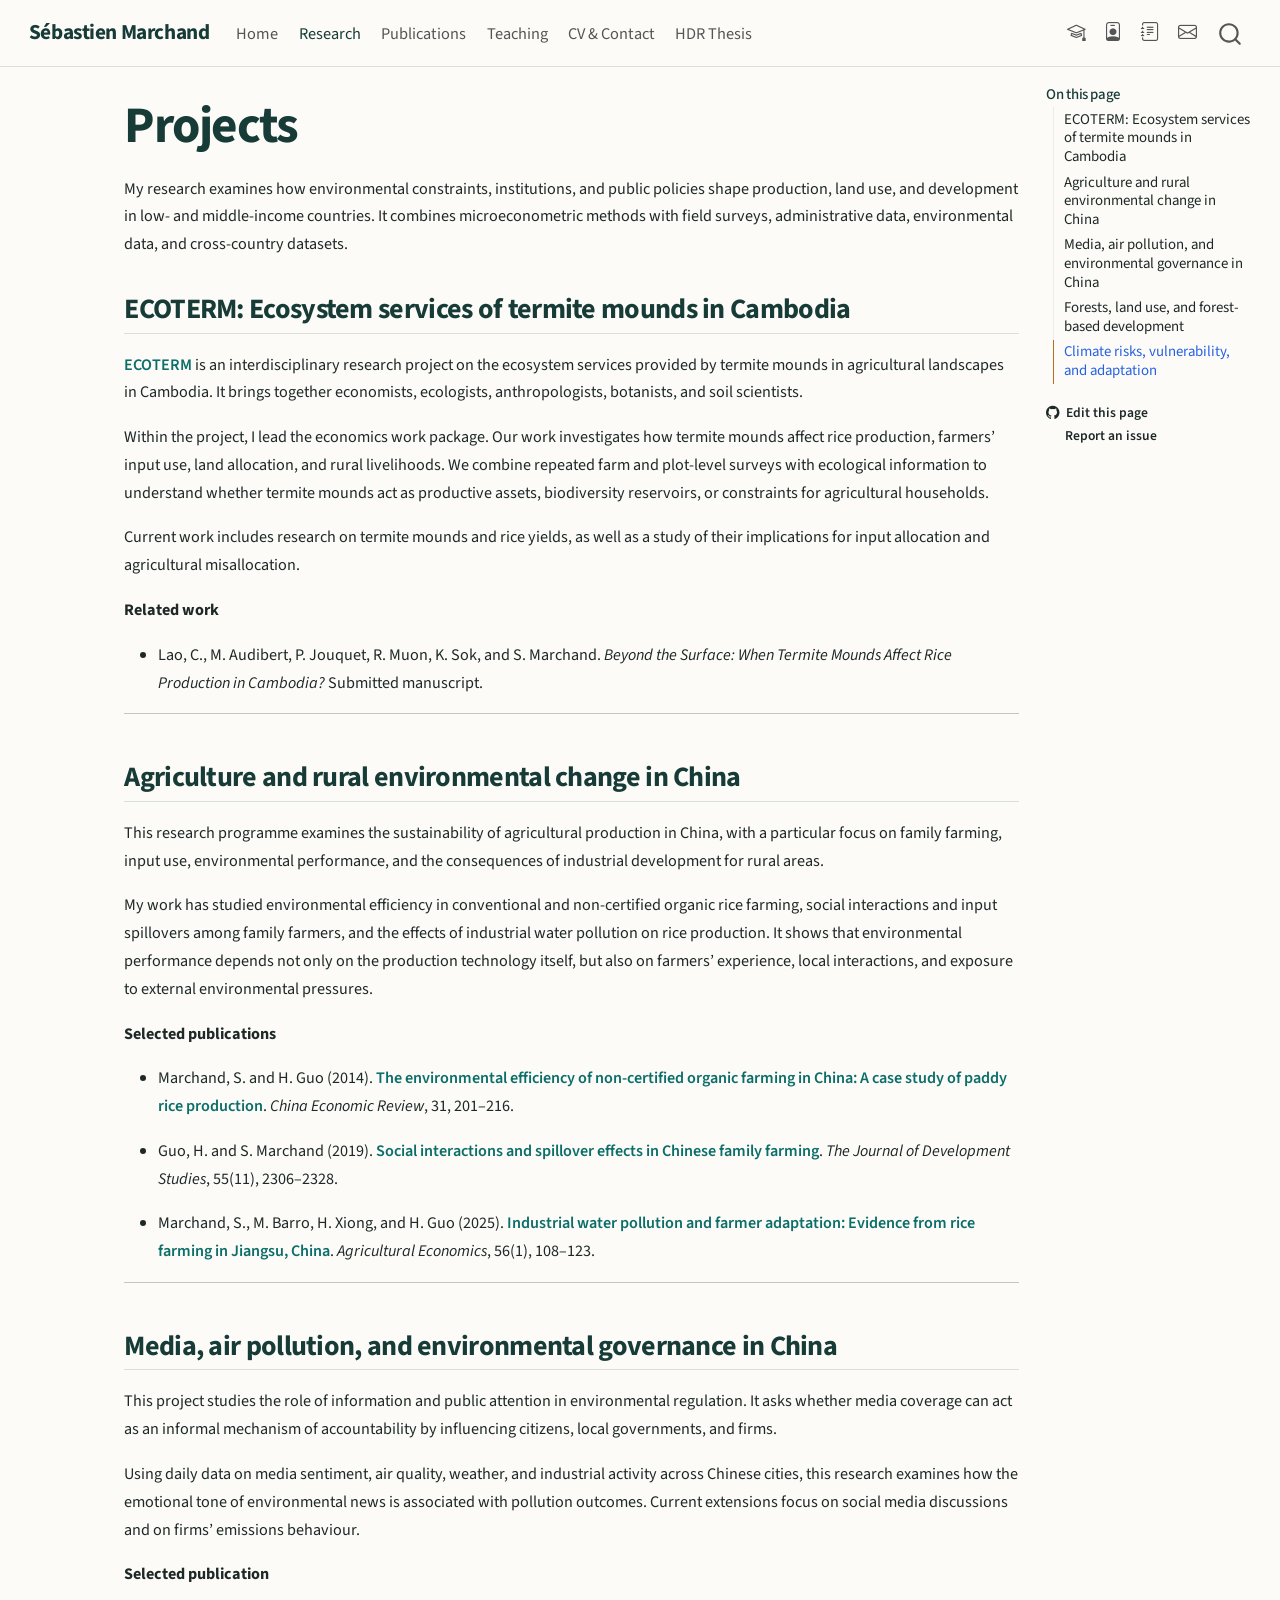
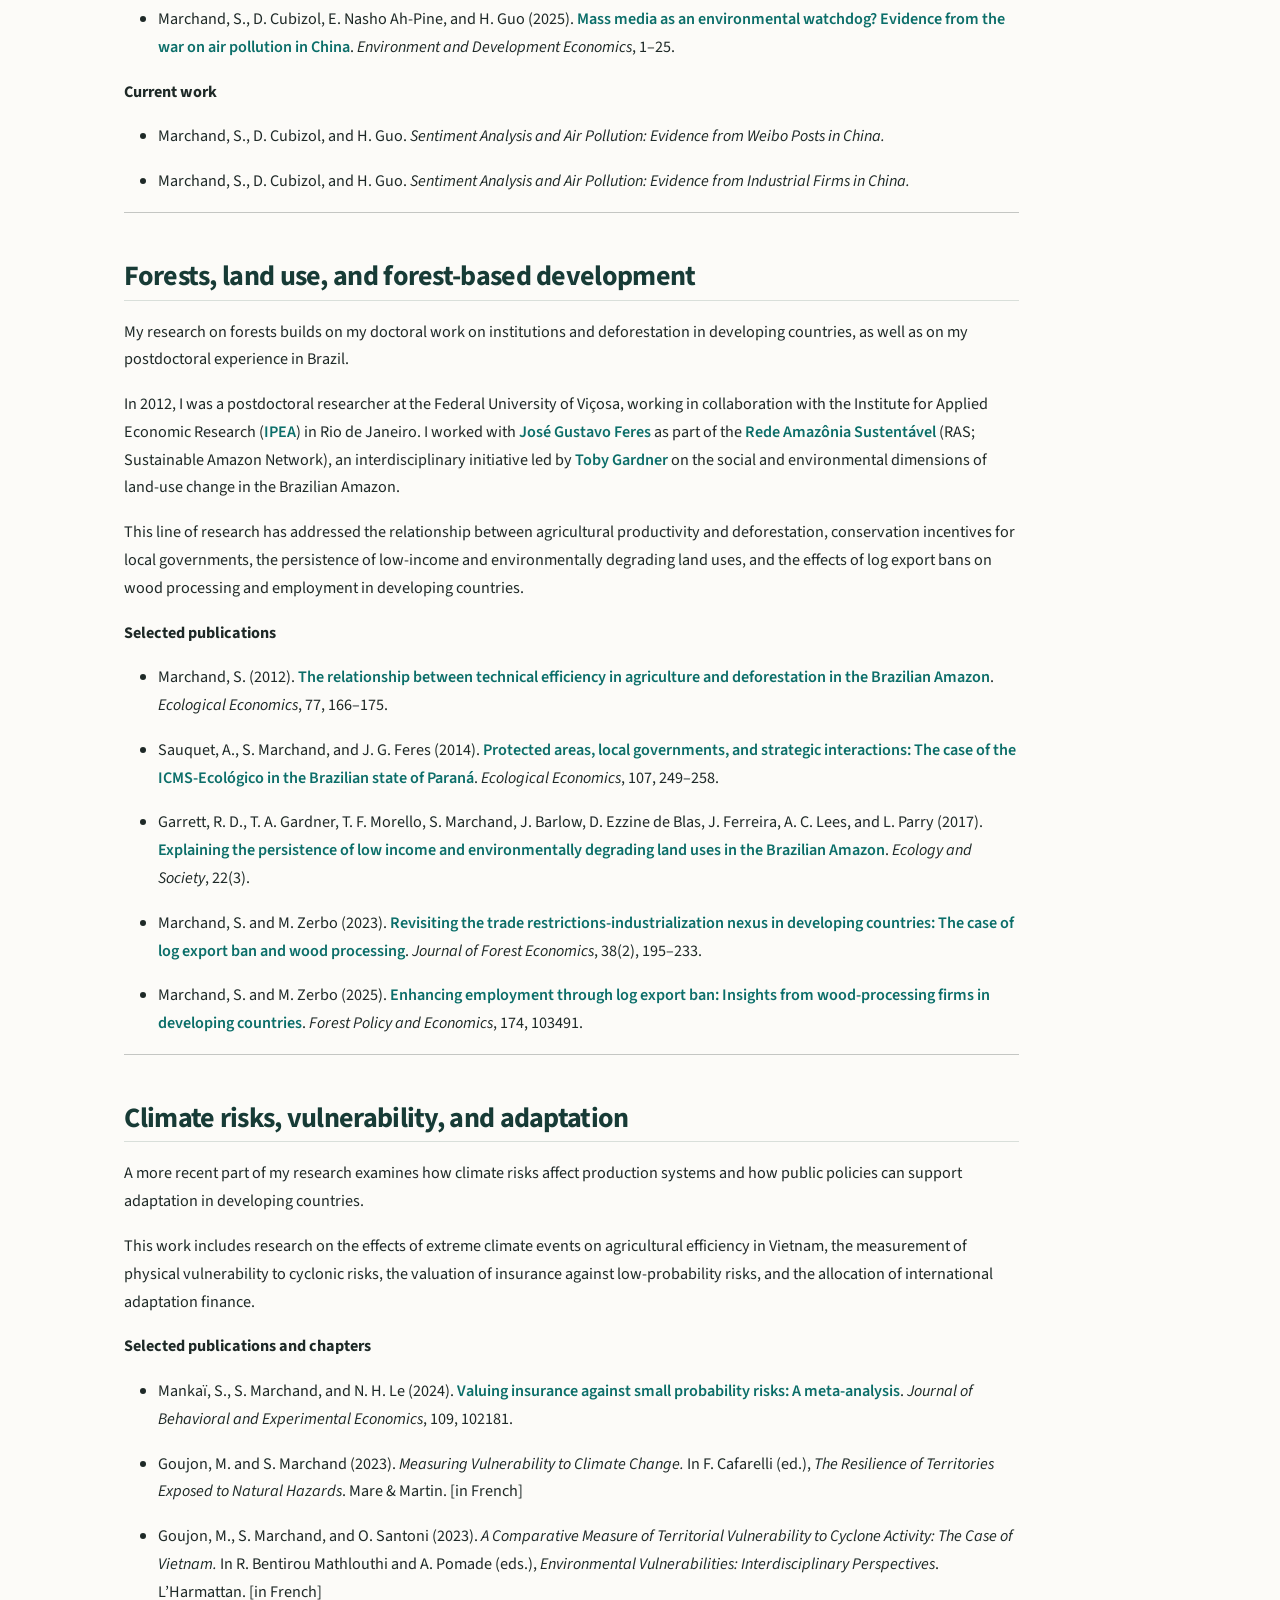
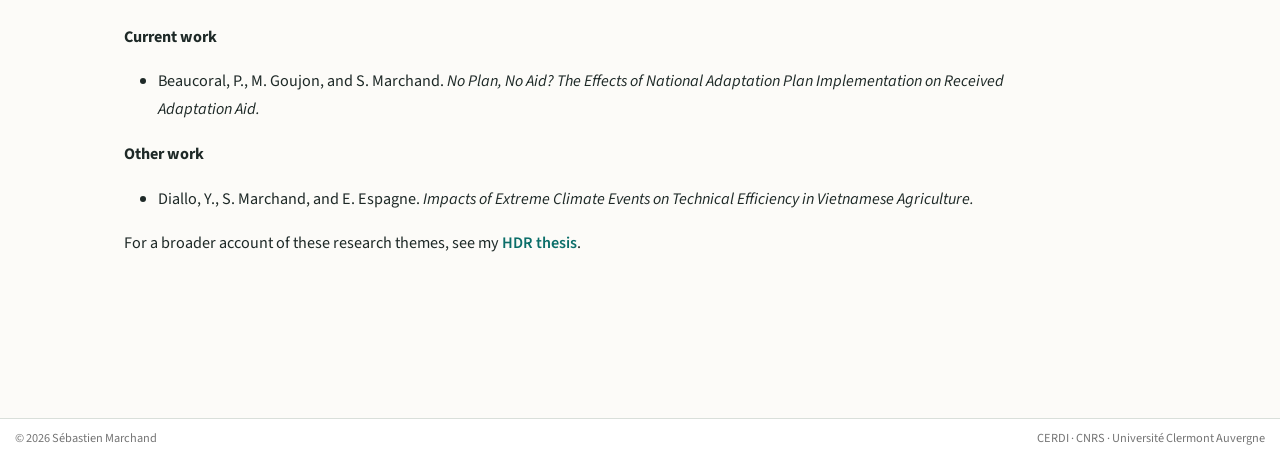
<file: docs/research.html>
<!DOCTYPE html>
<html xmlns="http://www.w3.org/1999/xhtml" lang="en" xml:lang="en"><head>

<meta charset="utf-8">
<meta name="generator" content="quarto-1.9.37">

<meta name="viewport" content="width=device-width, initial-scale=1.0, user-scalable=yes">


<title>Projects – Sébastien Marchand</title>
<style>
/* Default styles provided by pandoc.
** See https://pandoc.org/MANUAL.html#variables-for-html for config info.
*/
code{white-space: pre-wrap;}
span.smallcaps{font-variant: small-caps;}
div.columns{display: flex; gap: min(4vw, 1.5em);}
div.column{flex: auto; overflow-x: auto;}
div.hanging-indent{margin-left: 1.5em; text-indent: -1.5em;}
ul.task-list{list-style: none;}
ul.task-list li input[type="checkbox"] {
  width: 0.8em;
  margin: 0 0.8em 0.2em -1em; /* quarto-specific, see https://github.com/quarto-dev/quarto-cli/issues/4556 */ 
  vertical-align: middle;
}
</style>


<script src="site_libs/quarto-nav/quarto-nav.js"></script>
<script src="site_libs/clipboard/clipboard.min.js"></script>
<script src="site_libs/quarto-search/autocomplete.umd.js"></script>
<script src="site_libs/quarto-search/fuse.min.js"></script>
<script src="site_libs/quarto-search/quarto-search.js"></script>
<meta name="quarto:offset" content="./">
<script src="site_libs/quarto-html/quarto.js" type="module"></script>
<script src="site_libs/quarto-html/tabsets/tabsets.js" type="module"></script>
<script src="site_libs/quarto-html/popper.min.js"></script>
<script src="site_libs/quarto-html/tippy.umd.min.js"></script>
<script src="site_libs/quarto-html/anchor.min.js"></script>
<link href="site_libs/quarto-html/tippy.css" rel="stylesheet">
<link href="site_libs/quarto-html/quarto-syntax-highlighting-7f8f88aac4f3542376d5c11b86a4c14d.css" rel="stylesheet" id="quarto-text-highlighting-styles">
<script src="site_libs/bootstrap/bootstrap.min.js"></script>
<link href="site_libs/bootstrap/bootstrap-icons.css" rel="stylesheet">
<link href="site_libs/bootstrap/bootstrap-f010b4ab27a1f6e87c71c67b1dae77d5.min.css" rel="stylesheet" append-hash="true" id="quarto-bootstrap" data-mode="light">
<script id="quarto-search-options" type="application/json">{
  "location": "navbar",
  "copy-button": false,
  "collapse-after": 3,
  "panel-placement": "end",
  "type": "overlay",
  "limit": 50,
  "keyboard-shortcut": [
    "f",
    "/",
    "s"
  ],
  "show-item-context": false,
  "language": {
    "search-no-results-text": "No results",
    "search-matching-documents-text": "matching documents",
    "search-copy-link-title": "Copy link to search",
    "search-hide-matches-text": "Hide additional matches",
    "search-more-match-text": "more match in this document",
    "search-more-matches-text": "more matches in this document",
    "search-clear-button-title": "Clear",
    "search-text-placeholder": "",
    "search-detached-cancel-button-title": "Cancel",
    "search-submit-button-title": "Submit",
    "search-label": "Search"
  }
}</script>
<style>html{ scroll-behavior: smooth; }</style>


<link rel="stylesheet" href="styles.css">
</head>

<body class="nav-fixed quarto-light">

<div id="quarto-search-results"></div>
  <header id="quarto-header" class="headroom fixed-top">
    <nav class="navbar navbar-expand-lg " data-bs-theme="dark">
      <div class="navbar-container container-fluid">
      <div class="navbar-brand-container mx-auto">
    <a class="navbar-brand" href="./index.html">
    <span class="navbar-title">Sébastien Marchand</span>
    </a>
  </div>
            <div id="quarto-search" class="" title="Search"></div>
          <button class="navbar-toggler" type="button" data-bs-toggle="collapse" data-bs-target="#navbarCollapse" aria-controls="navbarCollapse" role="menu" aria-expanded="false" aria-label="Toggle navigation" onclick="if (window.quartoToggleHeadroom) { window.quartoToggleHeadroom(); }">
  <span class="navbar-toggler-icon"></span>
</button>
          <div class="collapse navbar-collapse" id="navbarCollapse">
            <ul class="navbar-nav navbar-nav-scroll me-auto">
  <li class="nav-item">
    <a class="nav-link" href="./index.html"> 
<span class="menu-text">Home</span></a>
  </li>  
  <li class="nav-item">
    <a class="nav-link active" href="./research.html" aria-current="page"> 
<span class="menu-text">Research</span></a>
  </li>  
  <li class="nav-item">
    <a class="nav-link" href="./publications.html"> 
<span class="menu-text">Publications</span></a>
  </li>  
  <li class="nav-item">
    <a class="nav-link" href="./teaching.html"> 
<span class="menu-text">Teaching</span></a>
  </li>  
  <li class="nav-item">
    <a class="nav-link" href="./cv.html"> 
<span class="menu-text">CV &amp; Contact</span></a>
  </li>  
  <li class="nav-item">
    <a class="nav-link" href="./hdr.html"> 
<span class="menu-text">HDR Thesis</span></a>
  </li>  
</ul>
            <ul class="navbar-nav navbar-nav-scroll ms-auto">
  <li class="nav-item compact">
    <a class="nav-link" href="https://scholar.google.com/citations?user=I07nfQ4AAAAJ&amp;hl=en"> <i class="bi bi-mortarboard" role="img" aria-label="Google Scholar">
</i> 
<span class="menu-text"></span></a>
  </li>  
  <li class="nav-item compact">
    <a class="nav-link" href="https://orcid.org/0000-0001-8265-5008"> <i class="bi bi-person-badge" role="img" aria-label="ORCID">
</i> 
<span class="menu-text"></span></a>
  </li>  
  <li class="nav-item compact">
    <a class="nav-link" href="https://cv.hal.science/sebastien-marchand"> <i class="bi bi-journal-text" role="img" aria-label="HAL">
</i> 
<span class="menu-text"></span></a>
  </li>  
  <li class="nav-item compact">
    <a class="nav-link" href="mailto:sebastien.marchand@uca.fr"> <i class="bi bi-envelope" role="img" aria-label="Email">
</i> 
<span class="menu-text"></span></a>
  </li>  
</ul>
          </div> <!-- /navcollapse -->
            <div class="quarto-navbar-tools">
</div>
      </div> <!-- /container-fluid -->
    </nav>
</header>
<!-- content -->
<div id="quarto-content" class="quarto-container page-columns page-rows-contents page-layout-article page-navbar">
<!-- sidebar -->
<!-- margin-sidebar -->
    <div id="quarto-margin-sidebar" class="sidebar margin-sidebar">
        <nav id="TOC" role="doc-toc" class="toc-active">
    <h2 id="toc-title">On this page</h2>
   
  <ul>
  <li><a href="#ecoterm-ecosystem-services-of-termite-mounds-in-cambodia" id="toc-ecoterm-ecosystem-services-of-termite-mounds-in-cambodia" class="nav-link active" data-scroll-target="#ecoterm-ecosystem-services-of-termite-mounds-in-cambodia">ECOTERM: Ecosystem services of termite mounds in Cambodia</a></li>
  <li><a href="#agriculture-and-rural-environmental-change-in-china" id="toc-agriculture-and-rural-environmental-change-in-china" class="nav-link" data-scroll-target="#agriculture-and-rural-environmental-change-in-china">Agriculture and rural environmental change in China</a></li>
  <li><a href="#media-air-pollution-and-environmental-governance-in-china" id="toc-media-air-pollution-and-environmental-governance-in-china" class="nav-link" data-scroll-target="#media-air-pollution-and-environmental-governance-in-china">Media, air pollution, and environmental governance in China</a></li>
  <li><a href="#forests-land-use-and-forest-based-development" id="toc-forests-land-use-and-forest-based-development" class="nav-link" data-scroll-target="#forests-land-use-and-forest-based-development">Forests, land use, and forest-based development</a></li>
  <li><a href="#climate-risks-vulnerability-and-adaptation" id="toc-climate-risks-vulnerability-and-adaptation" class="nav-link" data-scroll-target="#climate-risks-vulnerability-and-adaptation">Climate risks, vulnerability, and adaptation</a></li>
  </ul>
<div class="toc-actions"><ul><li><a href="https://github.com/YOUR-GITHUB-USERNAME/YOUR-GITHUB-USERNAME.github.io/edit/main/research.qmd" class="toc-action"><i class="bi bi-github"></i>Edit this page</a></li><li><a href="https://github.com/YOUR-GITHUB-USERNAME/YOUR-GITHUB-USERNAME.github.io/issues/new" class="toc-action"><i class="bi empty"></i>Report an issue</a></li></ul></div></nav>
    </div>
<!-- main -->
<main class="content" id="quarto-document-content">

<header id="title-block-header" class="quarto-title-block default">
<div class="quarto-title">
<h1 class="title">Projects</h1>
</div>



<div class="quarto-title-meta">

    
  
    
  </div>
  


</header>


<p>My research examines how environmental constraints, institutions, and public policies shape production, land use, and development in low- and middle-income countries. It combines microeconometric methods with field surveys, administrative data, environmental data, and cross-country datasets.</p>
<section id="ecoterm-ecosystem-services-of-termite-mounds-in-cambodia" class="level2">
<h2 class="anchored" data-anchor-id="ecoterm-ecosystem-services-of-termite-mounds-in-cambodia">ECOTERM: Ecosystem services of termite mounds in Cambodia</h2>
<p><a href="https://cerdi.uca.fr/version-francaise/recherche/projets-de-recherche/ecoterm#/">ECOTERM</a> is an interdisciplinary research project on the ecosystem services provided by termite mounds in agricultural landscapes in Cambodia. It brings together economists, ecologists, anthropologists, botanists, and soil scientists.</p>
<p>Within the project, I lead the economics work package. Our work investigates how termite mounds affect rice production, farmers’ input use, land allocation, and rural livelihoods. We combine repeated farm and plot-level surveys with ecological information to understand whether termite mounds act as productive assets, biodiversity reservoirs, or constraints for agricultural households.</p>
<p>Current work includes research on termite mounds and rice yields, as well as a study of their implications for input allocation and agricultural misallocation.</p>
<p><strong>Related work</strong></p>
<ul>
<li>Lao, C., M. Audibert, P. Jouquet, R. Muon, K. Sok, and S. Marchand. <em>Beyond the Surface: When Termite Mounds Affect Rice Production in Cambodia?</em> Submitted manuscript.</li>
</ul>
<hr>
</section>
<section id="agriculture-and-rural-environmental-change-in-china" class="level2">
<h2 class="anchored" data-anchor-id="agriculture-and-rural-environmental-change-in-china">Agriculture and rural environmental change in China</h2>
<p>This research programme examines the sustainability of agricultural production in China, with a particular focus on family farming, input use, environmental performance, and the consequences of industrial development for rural areas.</p>
<p>My work has studied environmental efficiency in conventional and non-certified organic rice farming, social interactions and input spillovers among family farmers, and the effects of industrial water pollution on rice production. It shows that environmental performance depends not only on the production technology itself, but also on farmers’ experience, local interactions, and exposure to external environmental pressures.</p>
<p><strong>Selected publications</strong></p>
<ul>
<li><p>Marchand, S. and H. Guo (2014). <a href="https://doi.org/10.1016/j.chieco.2014.09.006">The environmental efficiency of non-certified organic farming in China: A case study of paddy rice production</a>. <em>China Economic Review</em>, 31, 201–216.</p></li>
<li><p>Guo, H. and S. Marchand (2019). <a href="https://doi.org/10.1080/00220388.2018.1443206">Social interactions and spillover effects in Chinese family farming</a>. <em>The Journal of Development Studies</em>, 55(11), 2306–2328.</p></li>
<li><p>Marchand, S., M. Barro, H. Xiong, and H. Guo (2025). <a href="https://doi.org/10.1111/agec.12867">Industrial water pollution and farmer adaptation: Evidence from rice farming in Jiangsu, China</a>. <em>Agricultural Economics</em>, 56(1), 108–123.</p></li>
</ul>
<hr>
</section>
<section id="media-air-pollution-and-environmental-governance-in-china" class="level2">
<h2 class="anchored" data-anchor-id="media-air-pollution-and-environmental-governance-in-china">Media, air pollution, and environmental governance in China</h2>
<p>This project studies the role of information and public attention in environmental regulation. It asks whether media coverage can act as an informal mechanism of accountability by influencing citizens, local governments, and firms.</p>
<p>Using daily data on media sentiment, air quality, weather, and industrial activity across Chinese cities, this research examines how the emotional tone of environmental news is associated with pollution outcomes. Current extensions focus on social media discussions and on firms’ emissions behaviour.</p>
<p><strong>Selected publication</strong></p>
<ul>
<li>Marchand, S., D. Cubizol, E. Nasho Ah-Pine, and H. Guo (2025). <a href="https://doi.org/10.1017/S1355770X25100284">Mass media as an environmental watchdog? Evidence from the war on air pollution in China</a>. <em>Environment and Development Economics</em>, 1–25.</li>
</ul>
<p><strong>Current work</strong></p>
<ul>
<li><p>Marchand, S., D. Cubizol, and H. Guo. <em>Sentiment Analysis and Air Pollution: Evidence from Weibo Posts in China.</em></p></li>
<li><p>Marchand, S., D. Cubizol, and H. Guo. <em>Sentiment Analysis and Air Pollution: Evidence from Industrial Firms in China.</em></p></li>
</ul>
<hr>
</section>
<section id="forests-land-use-and-forest-based-development" class="level2">
<h2 class="anchored" data-anchor-id="forests-land-use-and-forest-based-development">Forests, land use, and forest-based development</h2>
<p>My research on forests builds on my doctoral work on institutions and deforestation in developing countries, as well as on my postdoctoral experience in Brazil.</p>
<p>In 2012, I was a postdoctoral researcher at the Federal University of Viçosa, working in collaboration with the Institute for Applied Economic Research (<a href="https://www.ipea.gov.br/">IPEA</a>) in Rio de Janeiro. I worked with <a href="https://epge.fgv.br/pt/professor/jose-gustavo-feres">José Gustavo Feres</a> as part of the <a href="https://ras-network.org/">Rede Amazônia Sustentável</a> (RAS; Sustainable Amazon Network), an interdisciplinary initiative led by <a href="https://www.sei.org/people/toby-gardner/">Toby Gardner</a> on the social and environmental dimensions of land-use change in the Brazilian Amazon.</p>
<p>This line of research has addressed the relationship between agricultural productivity and deforestation, conservation incentives for local governments, the persistence of low-income and environmentally degrading land uses, and the effects of log export bans on wood processing and employment in developing countries.</p>
<p><strong>Selected publications</strong></p>
<ul>
<li><p>Marchand, S. (2012). <a href="https://doi.org/10.1016/j.ecolecon.2012.02.025">The relationship between technical efficiency in agriculture and deforestation in the Brazilian Amazon</a>. <em>Ecological Economics</em>, 77, 166–175.</p></li>
<li><p>Sauquet, A., S. Marchand, and J. G. Feres (2014). <a href="https://doi.org/10.1016/j.ecolecon.2014.09.008">Protected areas, local governments, and strategic interactions: The case of the ICMS-Ecológico in the Brazilian state of Paraná</a>. <em>Ecological Economics</em>, 107, 249–258.</p></li>
<li><p>Garrett, R. D., T. A. Gardner, T. F. Morello, S. Marchand, J. Barlow, D. Ezzine de Blas, J. Ferreira, A. C. Lees, and L. Parry (2017). <a href="https://doi.org/10.5751/ES-09364-220327">Explaining the persistence of low income and environmentally degrading land uses in the Brazilian Amazon</a>. <em>Ecology and Society</em>, 22(3).</p></li>
<li><p>Marchand, S. and M. Zerbo (2023). <a href="https://doi.org/10.1561/112.00000562">Revisiting the trade restrictions-industrialization nexus in developing countries: The case of log export ban and wood processing</a>. <em>Journal of Forest Economics</em>, 38(2), 195–233.</p></li>
<li><p>Marchand, S. and M. Zerbo (2025). <a href="https://doi.org/10.1016/j.forpol.2025.103491">Enhancing employment through log export ban: Insights from wood-processing firms in developing countries</a>. <em>Forest Policy and Economics</em>, 174, 103491.</p></li>
</ul>
<hr>
</section>
<section id="climate-risks-vulnerability-and-adaptation" class="level2">
<h2 class="anchored" data-anchor-id="climate-risks-vulnerability-and-adaptation">Climate risks, vulnerability, and adaptation</h2>
<p>A more recent part of my research examines how climate risks affect production systems and how public policies can support adaptation in developing countries.</p>
<p>This work includes research on the effects of extreme climate events on agricultural efficiency in Vietnam, the measurement of physical vulnerability to cyclonic risks, the valuation of insurance against low-probability risks, and the allocation of international adaptation finance.</p>
<p><strong>Selected publications and chapters</strong></p>
<ul>
<li><p>Mankaï, S., S. Marchand, and N. H. Le (2024). <a href="https://doi.org/10.1016/j.socec.2024.102181">Valuing insurance against small probability risks: A meta-analysis</a>. <em>Journal of Behavioral and Experimental Economics</em>, 109, 102181.</p></li>
<li><p>Goujon, M. and S. Marchand (2023). <em>Measuring Vulnerability to Climate Change.</em> In F. Cafarelli (ed.), <em>The Resilience of Territories Exposed to Natural Hazards</em>. Mare &amp; Martin. [in French]</p></li>
<li><p>Goujon, M., S. Marchand, and O. Santoni (2023). <em>A Comparative Measure of Territorial Vulnerability to Cyclone Activity: The Case of Vietnam.</em> In R. Bentirou Mathlouthi and A. Pomade (eds.), <em>Environmental Vulnerabilities: Interdisciplinary Perspectives</em>. L’Harmattan. [in French]</p></li>
</ul>
<p><strong>Current work</strong></p>
<ul>
<li>Beaucoral, P., M. Goujon, and S. Marchand. <em>No Plan, No Aid? The Effects of National Adaptation Plan Implementation on Received Adaptation Aid.</em></li>
</ul>
<p><strong>Other work</strong></p>
<ul>
<li>Diallo, Y., S. Marchand, and E. Espagne. <em>Impacts of Extreme Climate Events on Technical Efficiency in Vietnamese Agriculture.</em></li>
</ul>
<p>For a broader account of these research themes, see my <a href="./hdr.html">HDR thesis</a>.</p>


</section>

</main> <!-- /main -->
<script id="quarto-html-after-body" type="application/javascript">
  window.document.addEventListener("DOMContentLoaded", function (event) {
    const icon = "";
    const anchorJS = new window.AnchorJS();
    anchorJS.options = {
      placement: 'right',
      icon: icon
    };
    anchorJS.add('.anchored');
    const isCodeAnnotation = (el) => {
      for (const clz of el.classList) {
        if (clz.startsWith('code-annotation-')) {                     
          return true;
        }
      }
      return false;
    }
    const onCopySuccess = function(e) {
      // button target
      const button = e.trigger;
      // don't keep focus
      button.blur();
      // flash "checked"
      button.classList.add('code-copy-button-checked');
      var currentTitle = button.getAttribute("title");
      button.setAttribute("title", "Copied!");
      let tooltip;
      if (window.bootstrap) {
        button.setAttribute("data-bs-toggle", "tooltip");
        button.setAttribute("data-bs-placement", "left");
        button.setAttribute("data-bs-title", "Copied!");
        tooltip = new bootstrap.Tooltip(button, 
          { trigger: "manual", 
            customClass: "code-copy-button-tooltip",
            offset: [0, -8]});
        tooltip.show();    
      }
      setTimeout(function() {
        if (tooltip) {
          tooltip.hide();
          button.removeAttribute("data-bs-title");
          button.removeAttribute("data-bs-toggle");
          button.removeAttribute("data-bs-placement");
        }
        button.setAttribute("title", currentTitle);
        button.classList.remove('code-copy-button-checked');
      }, 1000);
      // clear code selection
      e.clearSelection();
    }
    const getTextToCopy = function(trigger) {
      const outerScaffold = trigger.parentElement.cloneNode(true);
      const codeEl = outerScaffold.querySelector('code');
      for (const childEl of codeEl.children) {
        if (isCodeAnnotation(childEl)) {
          childEl.remove();
        }
      }
      return codeEl.innerText;
    }
    const clipboard = new window.ClipboardJS('.code-copy-button:not([data-in-quarto-modal])', {
      text: getTextToCopy
    });
    clipboard.on('success', onCopySuccess);
    if (window.document.getElementById('quarto-embedded-source-code-modal')) {
      const clipboardModal = new window.ClipboardJS('.code-copy-button[data-in-quarto-modal]', {
        text: getTextToCopy,
        container: window.document.getElementById('quarto-embedded-source-code-modal')
      });
      clipboardModal.on('success', onCopySuccess);
    }
      var localhostRegex = new RegExp(/^(?:http|https):\/\/localhost\:?[0-9]*\//);
      var mailtoRegex = new RegExp(/^mailto:/);
        var filterRegex = new RegExp("https:\/\/YOUR-GITHUB-USERNAME\.github\.io");
      var isInternal = (href) => {
          return filterRegex.test(href) || localhostRegex.test(href) || mailtoRegex.test(href);
      }
      // Inspect non-navigation links and adorn them if external
     var links = window.document.querySelectorAll('a[href]:not(.nav-link):not(.navbar-brand):not(.toc-action):not(.sidebar-link):not(.sidebar-item-toggle):not(.pagination-link):not(.no-external):not([aria-hidden]):not(.dropdown-item):not(.quarto-navigation-tool):not(.about-link)');
      for (var i=0; i<links.length; i++) {
        const link = links[i];
        if (!isInternal(link.href)) {
          // undo the damage that might have been done by quarto-nav.js in the case of
          // links that we want to consider external
          if (link.dataset.originalHref !== undefined) {
            link.href = link.dataset.originalHref;
          }
            // target, if specified
            link.setAttribute("target", "_blank");
            if (link.getAttribute("rel") === null) {
              link.setAttribute("rel", "noopener");
            }
        }
      }
    function tippyHover(el, contentFn, onTriggerFn, onUntriggerFn) {
      const config = {
        allowHTML: true,
        maxWidth: 500,
        delay: 100,
        arrow: false,
        appendTo: function(el) {
            return el.parentElement;
        },
        interactive: true,
        interactiveBorder: 10,
        theme: 'quarto',
        placement: 'bottom-start',
      };
      if (contentFn) {
        config.content = contentFn;
      }
      if (onTriggerFn) {
        config.onTrigger = onTriggerFn;
      }
      if (onUntriggerFn) {
        config.onUntrigger = onUntriggerFn;
      }
      window.tippy(el, config); 
    }
    const noterefs = window.document.querySelectorAll('a[role="doc-noteref"]');
    for (var i=0; i<noterefs.length; i++) {
      const ref = noterefs[i];
      tippyHover(ref, function() {
        // use id or data attribute instead here
        let href = ref.getAttribute('data-footnote-href') || ref.getAttribute('href');
        try { href = new URL(href).hash; } catch {}
        const id = href.replace(/^#\/?/, "");
        const note = window.document.getElementById(id);
        if (note) {
          return note.innerHTML;
        } else {
          return "";
        }
      });
    }
    const xrefs = window.document.querySelectorAll('a.quarto-xref');
    const processXRef = (id, note) => {
      // Strip column container classes
      const stripColumnClz = (el) => {
        el.classList.remove("page-full", "page-columns");
        if (el.children) {
          for (const child of el.children) {
            stripColumnClz(child);
          }
        }
      }
      stripColumnClz(note)
      if (id === null || id.startsWith('sec-')) {
        // Special case sections, only their first couple elements
        const container = document.createElement("div");
        if (note.children && note.children.length > 2) {
          container.appendChild(note.children[0].cloneNode(true));
          for (let i = 1; i < note.children.length; i++) {
            const child = note.children[i];
            if (child.tagName === "P" && child.innerText === "") {
              continue;
            } else {
              container.appendChild(child.cloneNode(true));
              break;
            }
          }
          if (window.Quarto?.typesetMath) {
            window.Quarto.typesetMath(container);
          }
          return container.innerHTML
        } else {
          if (window.Quarto?.typesetMath) {
            window.Quarto.typesetMath(note);
          }
          return note.innerHTML;
        }
      } else {
        // Remove any anchor links if they are present
        const anchorLink = note.querySelector('a.anchorjs-link');
        if (anchorLink) {
          anchorLink.remove();
        }
        if (window.Quarto?.typesetMath) {
          window.Quarto.typesetMath(note);
        }
        if (note.classList.contains("callout")) {
          return note.outerHTML;
        } else {
          return note.innerHTML;
        }
      }
    }
    for (var i=0; i<xrefs.length; i++) {
      const xref = xrefs[i];
      tippyHover(xref, undefined, function(instance) {
        instance.disable();
        let url = xref.getAttribute('href');
        let hash = undefined; 
        if (url.startsWith('#')) {
          hash = url;
        } else {
          try { hash = new URL(url).hash; } catch {}
        }
        if (hash) {
          const id = hash.replace(/^#\/?/, "");
          const note = window.document.getElementById(id);
          if (note !== null) {
            try {
              const html = processXRef(id, note.cloneNode(true));
              instance.setContent(html);
            } finally {
              instance.enable();
              instance.show();
            }
          } else {
            // See if we can fetch this
            fetch(url.split('#')[0])
            .then(res => res.text())
            .then(html => {
              const parser = new DOMParser();
              const htmlDoc = parser.parseFromString(html, "text/html");
              const note = htmlDoc.getElementById(id);
              if (note !== null) {
                const html = processXRef(id, note);
                instance.setContent(html);
              } 
            }).finally(() => {
              instance.enable();
              instance.show();
            });
          }
        } else {
          // See if we can fetch a full url (with no hash to target)
          // This is a special case and we should probably do some content thinning / targeting
          fetch(url)
          .then(res => res.text())
          .then(html => {
            const parser = new DOMParser();
            const htmlDoc = parser.parseFromString(html, "text/html");
            const note = htmlDoc.querySelector('main.content');
            if (note !== null) {
              // This should only happen for chapter cross references
              // (since there is no id in the URL)
              // remove the first header
              if (note.children.length > 0 && note.children[0].tagName === "HEADER") {
                note.children[0].remove();
              }
              const html = processXRef(null, note);
              instance.setContent(html);
            } 
          }).finally(() => {
            instance.enable();
            instance.show();
          });
        }
      }, function(instance) {
      });
    }
        let selectedAnnoteEl;
        const selectorForAnnotation = ( cell, annotation) => {
          let cellAttr = 'data-code-cell="' + cell + '"';
          let lineAttr = 'data-code-annotation="' +  annotation + '"';
          const selector = 'span[' + cellAttr + '][' + lineAttr + ']';
          return selector;
        }
        const selectCodeLines = (annoteEl) => {
          const doc = window.document;
          const targetCell = annoteEl.getAttribute("data-target-cell");
          const targetAnnotation = annoteEl.getAttribute("data-target-annotation");
          const annoteSpan = window.document.querySelector(selectorForAnnotation(targetCell, targetAnnotation));
          const lines = annoteSpan.getAttribute("data-code-lines").split(",");
          const lineIds = lines.map((line) => {
            return targetCell + "-" + line;
          })
          let top = null;
          let height = null;
          let parent = null;
          if (lineIds.length > 0) {
              //compute the position of the single el (top and bottom and make a div)
              const el = window.document.getElementById(lineIds[0]);
              top = el.offsetTop;
              height = el.offsetHeight;
              parent = el.parentElement.parentElement;
            if (lineIds.length > 1) {
              const lastEl = window.document.getElementById(lineIds[lineIds.length - 1]);
              const bottom = lastEl.offsetTop + lastEl.offsetHeight;
              height = bottom - top;
            }
            if (top !== null && height !== null && parent !== null) {
              // cook up a div (if necessary) and position it 
              let div = window.document.getElementById("code-annotation-line-highlight");
              if (div === null) {
                div = window.document.createElement("div");
                div.setAttribute("id", "code-annotation-line-highlight");
                div.style.position = 'absolute';
                parent.appendChild(div);
              }
              div.style.top = top - 2 + "px";
              div.style.height = height + 4 + "px";
              div.style.left = 0;
              let gutterDiv = window.document.getElementById("code-annotation-line-highlight-gutter");
              if (gutterDiv === null) {
                gutterDiv = window.document.createElement("div");
                gutterDiv.setAttribute("id", "code-annotation-line-highlight-gutter");
                gutterDiv.style.position = 'absolute';
                const codeCell = window.document.getElementById(targetCell);
                const gutter = codeCell.querySelector('.code-annotation-gutter');
                gutter.appendChild(gutterDiv);
              }
              gutterDiv.style.top = top - 2 + "px";
              gutterDiv.style.height = height + 4 + "px";
            }
            selectedAnnoteEl = annoteEl;
          }
        };
        const unselectCodeLines = () => {
          const elementsIds = ["code-annotation-line-highlight", "code-annotation-line-highlight-gutter"];
          elementsIds.forEach((elId) => {
            const div = window.document.getElementById(elId);
            if (div) {
              div.remove();
            }
          });
          selectedAnnoteEl = undefined;
        };
          // Handle positioning of the toggle
      window.addEventListener(
        "resize",
        throttle(() => {
          elRect = undefined;
          if (selectedAnnoteEl) {
            selectCodeLines(selectedAnnoteEl);
          }
        }, 10)
      );
      function throttle(fn, ms) {
      let throttle = false;
      let timer;
        return (...args) => {
          if(!throttle) { // first call gets through
              fn.apply(this, args);
              throttle = true;
          } else { // all the others get throttled
              if(timer) clearTimeout(timer); // cancel #2
              timer = setTimeout(() => {
                fn.apply(this, args);
                timer = throttle = false;
              }, ms);
          }
        };
      }
        // Attach click handler to the DT
        const annoteDls = window.document.querySelectorAll('dt[data-target-cell]');
        for (const annoteDlNode of annoteDls) {
          annoteDlNode.addEventListener('click', (event) => {
            const clickedEl = event.target;
            if (clickedEl !== selectedAnnoteEl) {
              unselectCodeLines();
              const activeEl = window.document.querySelector('dt[data-target-cell].code-annotation-active');
              if (activeEl) {
                activeEl.classList.remove('code-annotation-active');
              }
              selectCodeLines(clickedEl);
              clickedEl.classList.add('code-annotation-active');
            } else {
              // Unselect the line
              unselectCodeLines();
              clickedEl.classList.remove('code-annotation-active');
            }
          });
        }
    const findCites = (el) => {
      const parentEl = el.parentElement;
      if (parentEl) {
        const cites = parentEl.dataset.cites;
        if (cites) {
          return {
            el,
            cites: cites.split(' ')
          };
        } else {
          return findCites(el.parentElement)
        }
      } else {
        return undefined;
      }
    };
    var bibliorefs = window.document.querySelectorAll('a[role="doc-biblioref"]');
    for (var i=0; i<bibliorefs.length; i++) {
      const ref = bibliorefs[i];
      const citeInfo = findCites(ref);
      if (citeInfo) {
        tippyHover(citeInfo.el, function() {
          var popup = window.document.createElement('div');
          citeInfo.cites.forEach(function(cite) {
            var citeDiv = window.document.createElement('div');
            citeDiv.classList.add('hanging-indent');
            citeDiv.classList.add('csl-entry');
            var biblioDiv = window.document.getElementById('ref-' + cite);
            if (biblioDiv) {
              citeDiv.innerHTML = biblioDiv.innerHTML;
            }
            popup.appendChild(citeDiv);
          });
          return popup.innerHTML;
        });
      }
    }
  });
  </script>
</div> <!-- /content -->
<footer class="footer">
  <div class="nav-footer">
    <div class="nav-footer-left">
<p>© 2026 Sébastien Marchand</p>
</div>   
    <div class="nav-footer-center">
      &nbsp;
    <div class="toc-actions d-sm-block d-md-none"><ul><li><a href="https://github.com/YOUR-GITHUB-USERNAME/YOUR-GITHUB-USERNAME.github.io/edit/main/research.qmd" class="toc-action"><i class="bi bi-github"></i>Edit this page</a></li><li><a href="https://github.com/YOUR-GITHUB-USERNAME/YOUR-GITHUB-USERNAME.github.io/issues/new" class="toc-action"><i class="bi empty"></i>Report an issue</a></li></ul></div></div>
    <div class="nav-footer-right">
<p>CERDI · CNRS · Université Clermont Auvergne</p>
</div>
  </div>
</footer>




<script src="site_libs/quarto-html/zenscroll-min.js"></script>
</body></html>
</file>
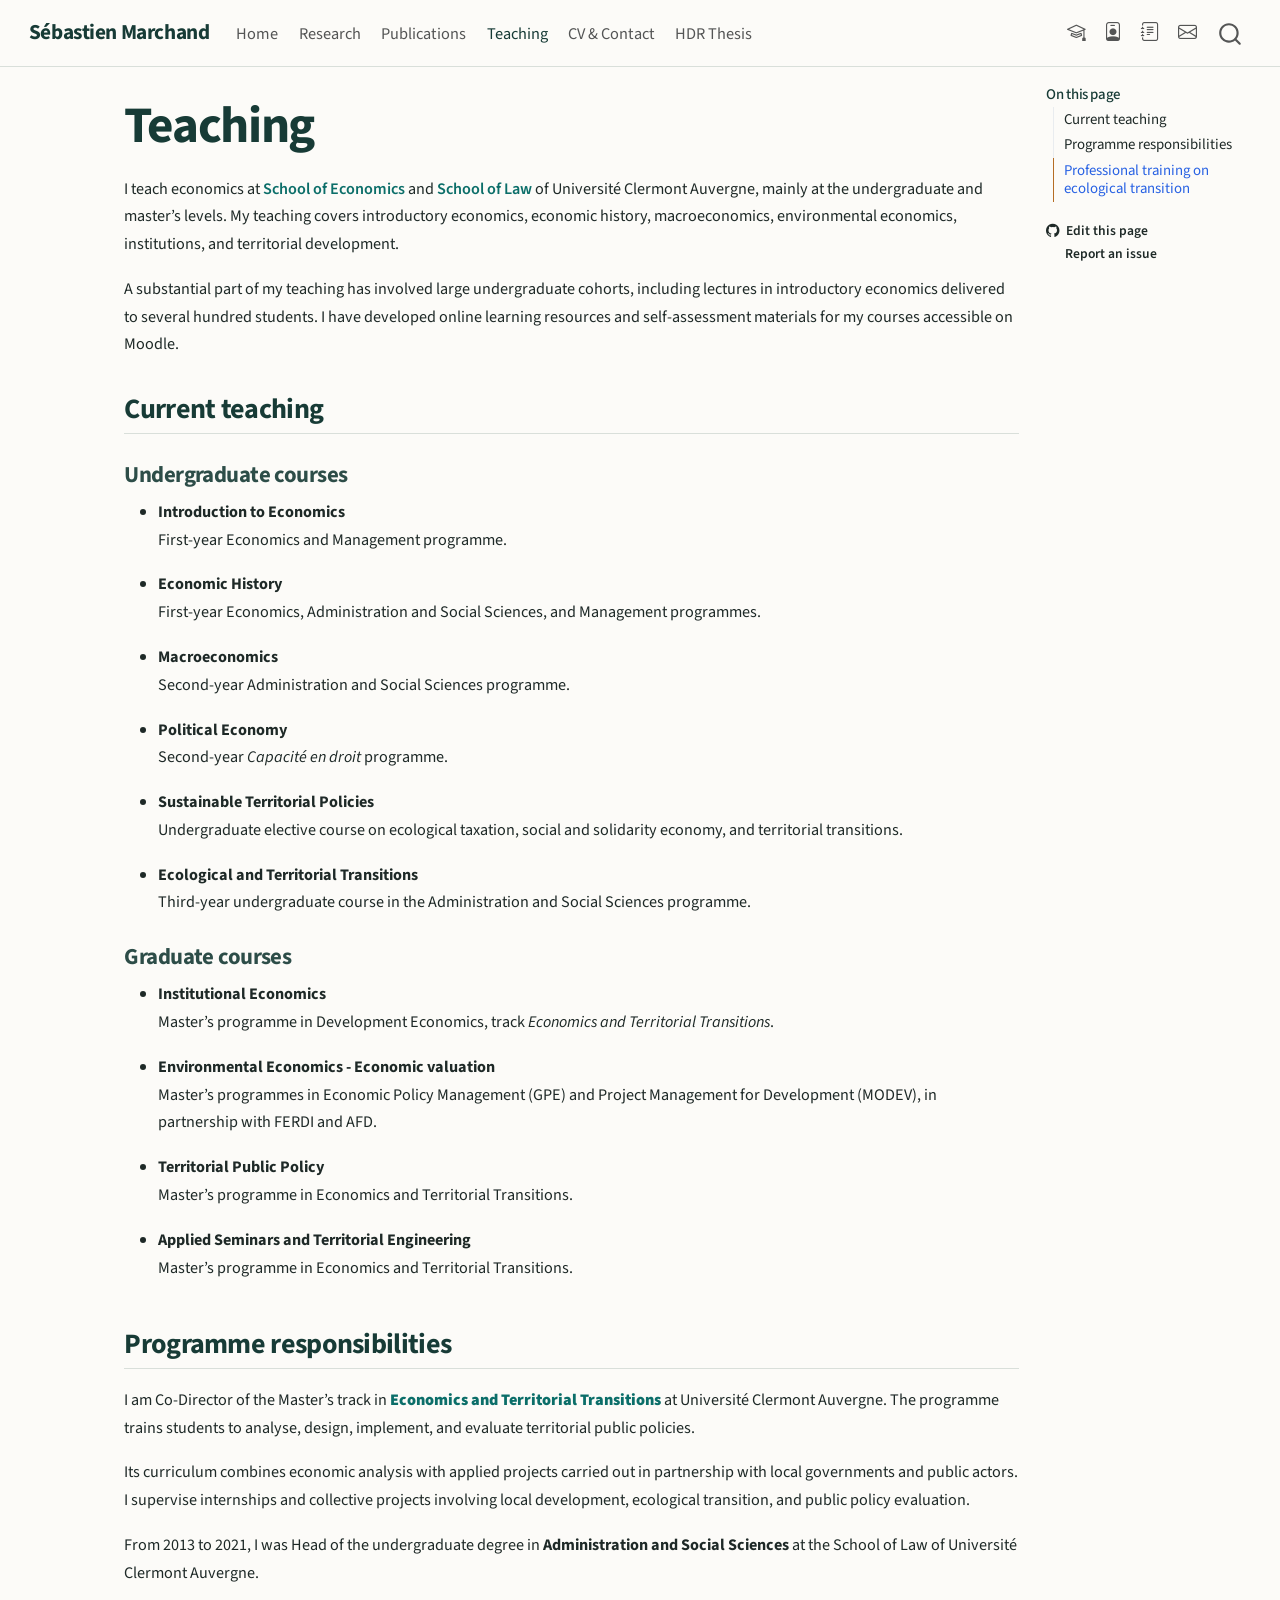
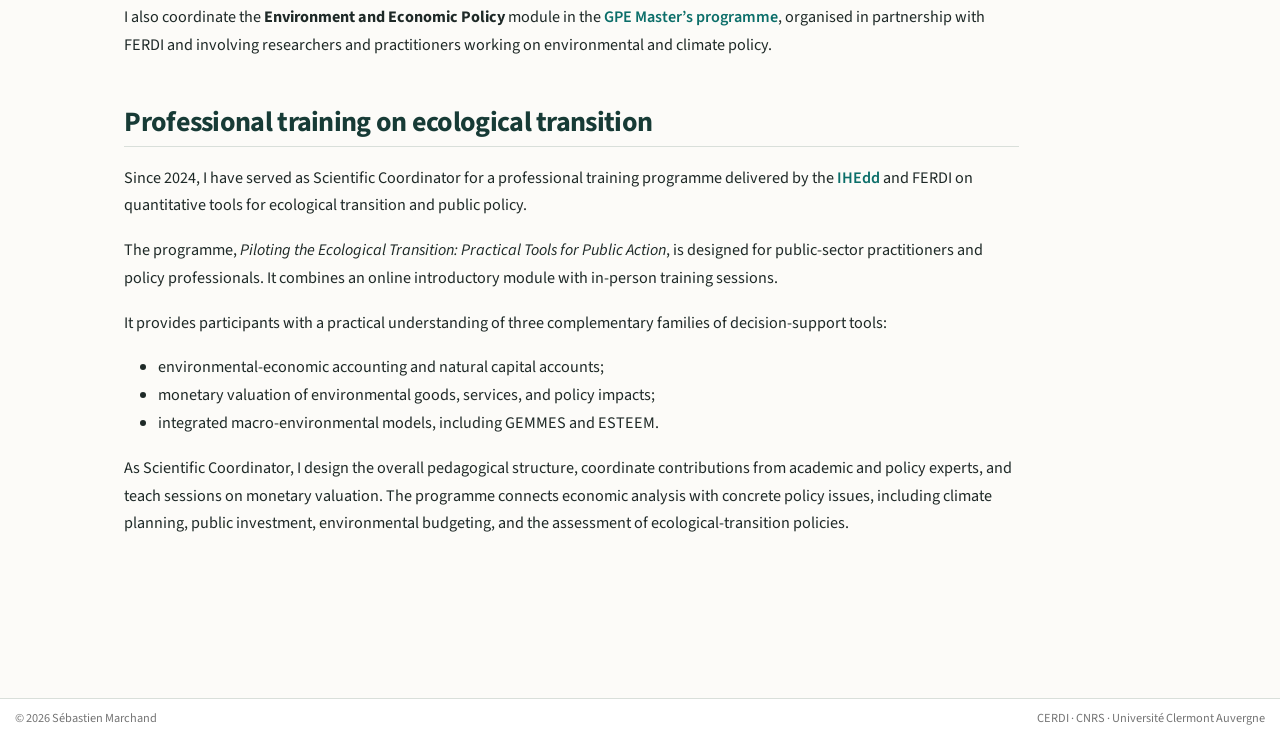
<file: docs/teaching.html>
<!DOCTYPE html>
<html xmlns="http://www.w3.org/1999/xhtml" lang="en" xml:lang="en"><head>

<meta charset="utf-8">
<meta name="generator" content="quarto-1.9.37">

<meta name="viewport" content="width=device-width, initial-scale=1.0, user-scalable=yes">


<title>Teaching – Sébastien Marchand</title>
<style>
/* Default styles provided by pandoc.
** See https://pandoc.org/MANUAL.html#variables-for-html for config info.
*/
code{white-space: pre-wrap;}
span.smallcaps{font-variant: small-caps;}
div.columns{display: flex; gap: min(4vw, 1.5em);}
div.column{flex: auto; overflow-x: auto;}
div.hanging-indent{margin-left: 1.5em; text-indent: -1.5em;}
ul.task-list{list-style: none;}
ul.task-list li input[type="checkbox"] {
  width: 0.8em;
  margin: 0 0.8em 0.2em -1em; /* quarto-specific, see https://github.com/quarto-dev/quarto-cli/issues/4556 */ 
  vertical-align: middle;
}
</style>


<script src="site_libs/quarto-nav/quarto-nav.js"></script>
<script src="site_libs/clipboard/clipboard.min.js"></script>
<script src="site_libs/quarto-search/autocomplete.umd.js"></script>
<script src="site_libs/quarto-search/fuse.min.js"></script>
<script src="site_libs/quarto-search/quarto-search.js"></script>
<meta name="quarto:offset" content="./">
<script src="site_libs/quarto-html/quarto.js" type="module"></script>
<script src="site_libs/quarto-html/tabsets/tabsets.js" type="module"></script>
<script src="site_libs/quarto-html/popper.min.js"></script>
<script src="site_libs/quarto-html/tippy.umd.min.js"></script>
<script src="site_libs/quarto-html/anchor.min.js"></script>
<link href="site_libs/quarto-html/tippy.css" rel="stylesheet">
<link href="site_libs/quarto-html/quarto-syntax-highlighting-7f8f88aac4f3542376d5c11b86a4c14d.css" rel="stylesheet" id="quarto-text-highlighting-styles">
<script src="site_libs/bootstrap/bootstrap.min.js"></script>
<link href="site_libs/bootstrap/bootstrap-icons.css" rel="stylesheet">
<link href="site_libs/bootstrap/bootstrap-f010b4ab27a1f6e87c71c67b1dae77d5.min.css" rel="stylesheet" append-hash="true" id="quarto-bootstrap" data-mode="light">
<script id="quarto-search-options" type="application/json">{
  "location": "navbar",
  "copy-button": false,
  "collapse-after": 3,
  "panel-placement": "end",
  "type": "overlay",
  "limit": 50,
  "keyboard-shortcut": [
    "f",
    "/",
    "s"
  ],
  "show-item-context": false,
  "language": {
    "search-no-results-text": "No results",
    "search-matching-documents-text": "matching documents",
    "search-copy-link-title": "Copy link to search",
    "search-hide-matches-text": "Hide additional matches",
    "search-more-match-text": "more match in this document",
    "search-more-matches-text": "more matches in this document",
    "search-clear-button-title": "Clear",
    "search-text-placeholder": "",
    "search-detached-cancel-button-title": "Cancel",
    "search-submit-button-title": "Submit",
    "search-label": "Search"
  }
}</script>
<style>html{ scroll-behavior: smooth; }</style>


<link rel="stylesheet" href="styles.css">
</head>

<body class="nav-fixed quarto-light">

<div id="quarto-search-results"></div>
  <header id="quarto-header" class="headroom fixed-top">
    <nav class="navbar navbar-expand-lg " data-bs-theme="dark">
      <div class="navbar-container container-fluid">
      <div class="navbar-brand-container mx-auto">
    <a class="navbar-brand" href="./index.html">
    <span class="navbar-title">Sébastien Marchand</span>
    </a>
  </div>
            <div id="quarto-search" class="" title="Search"></div>
          <button class="navbar-toggler" type="button" data-bs-toggle="collapse" data-bs-target="#navbarCollapse" aria-controls="navbarCollapse" role="menu" aria-expanded="false" aria-label="Toggle navigation" onclick="if (window.quartoToggleHeadroom) { window.quartoToggleHeadroom(); }">
  <span class="navbar-toggler-icon"></span>
</button>
          <div class="collapse navbar-collapse" id="navbarCollapse">
            <ul class="navbar-nav navbar-nav-scroll me-auto">
  <li class="nav-item">
    <a class="nav-link" href="./index.html"> 
<span class="menu-text">Home</span></a>
  </li>  
  <li class="nav-item">
    <a class="nav-link" href="./research.html"> 
<span class="menu-text">Research</span></a>
  </li>  
  <li class="nav-item">
    <a class="nav-link" href="./publications.html"> 
<span class="menu-text">Publications</span></a>
  </li>  
  <li class="nav-item">
    <a class="nav-link active" href="./teaching.html" aria-current="page"> 
<span class="menu-text">Teaching</span></a>
  </li>  
  <li class="nav-item">
    <a class="nav-link" href="./cv.html"> 
<span class="menu-text">CV &amp; Contact</span></a>
  </li>  
  <li class="nav-item">
    <a class="nav-link" href="./hdr.html"> 
<span class="menu-text">HDR Thesis</span></a>
  </li>  
</ul>
            <ul class="navbar-nav navbar-nav-scroll ms-auto">
  <li class="nav-item compact">
    <a class="nav-link" href="https://scholar.google.com/citations?user=I07nfQ4AAAAJ&amp;hl=en"> <i class="bi bi-mortarboard" role="img" aria-label="Google Scholar">
</i> 
<span class="menu-text"></span></a>
  </li>  
  <li class="nav-item compact">
    <a class="nav-link" href="https://orcid.org/0000-0001-8265-5008"> <i class="bi bi-person-badge" role="img" aria-label="ORCID">
</i> 
<span class="menu-text"></span></a>
  </li>  
  <li class="nav-item compact">
    <a class="nav-link" href="https://cv.hal.science/sebastien-marchand"> <i class="bi bi-journal-text" role="img" aria-label="HAL">
</i> 
<span class="menu-text"></span></a>
  </li>  
  <li class="nav-item compact">
    <a class="nav-link" href="mailto:sebastien.marchand@uca.fr"> <i class="bi bi-envelope" role="img" aria-label="Email">
</i> 
<span class="menu-text"></span></a>
  </li>  
</ul>
          </div> <!-- /navcollapse -->
            <div class="quarto-navbar-tools">
</div>
      </div> <!-- /container-fluid -->
    </nav>
</header>
<!-- content -->
<div id="quarto-content" class="quarto-container page-columns page-rows-contents page-layout-article page-navbar">
<!-- sidebar -->
<!-- margin-sidebar -->
    <div id="quarto-margin-sidebar" class="sidebar margin-sidebar">
        <nav id="TOC" role="doc-toc" class="toc-active">
    <h2 id="toc-title">On this page</h2>
   
  <ul>
  <li><a href="#current-teaching" id="toc-current-teaching" class="nav-link active" data-scroll-target="#current-teaching">Current teaching</a>
  <ul class="collapse">
  <li><a href="#undergraduate-courses" id="toc-undergraduate-courses" class="nav-link" data-scroll-target="#undergraduate-courses">Undergraduate courses</a></li>
  <li><a href="#graduate-courses" id="toc-graduate-courses" class="nav-link" data-scroll-target="#graduate-courses">Graduate courses</a></li>
  </ul></li>
  <li><a href="#programme-responsibilities" id="toc-programme-responsibilities" class="nav-link" data-scroll-target="#programme-responsibilities">Programme responsibilities</a></li>
  <li><a href="#professional-training-on-ecological-transition" id="toc-professional-training-on-ecological-transition" class="nav-link" data-scroll-target="#professional-training-on-ecological-transition">Professional training on ecological transition</a></li>
  </ul>
<div class="toc-actions"><ul><li><a href="https://github.com/YOUR-GITHUB-USERNAME/YOUR-GITHUB-USERNAME.github.io/edit/main/teaching.qmd" class="toc-action"><i class="bi bi-github"></i>Edit this page</a></li><li><a href="https://github.com/YOUR-GITHUB-USERNAME/YOUR-GITHUB-USERNAME.github.io/issues/new" class="toc-action"><i class="bi empty"></i>Report an issue</a></li></ul></div></nav>
    </div>
<!-- main -->
<main class="content" id="quarto-document-content">

<header id="title-block-header" class="quarto-title-block default">
<div class="quarto-title">
<h1 class="title">Teaching</h1>
</div>



<div class="quarto-title-meta">

    
  
    
  </div>
  


</header>


<p>I teach economics at <a href="https://economie.uca.fr/">School of Economics</a> and <a href="https://droit.uca.fr/">School of Law</a> of Université Clermont Auvergne, mainly at the undergraduate and master’s levels. My teaching covers introductory economics, economic history, macroeconomics, environmental economics, institutions, and territorial development.</p>
<p>A substantial part of my teaching has involved large undergraduate cohorts, including lectures in introductory economics delivered to several hundred students. I have developed online learning resources and self-assessment materials for my courses accessible on Moodle.</p>
<section id="current-teaching" class="level2">
<h2 class="anchored" data-anchor-id="current-teaching">Current teaching</h2>
<section id="undergraduate-courses" class="level3">
<h3 class="anchored" data-anchor-id="undergraduate-courses">Undergraduate courses</h3>
<ul>
<li><p><strong>Introduction to Economics</strong><br>
First-year Economics and Management programme.</p></li>
<li><p><strong>Economic History</strong><br>
First-year Economics, Administration and Social Sciences, and Management programmes.</p></li>
<li><p><strong>Macroeconomics</strong><br>
Second-year Administration and Social Sciences programme.</p></li>
<li><p><strong>Political Economy</strong><br>
Second-year <em>Capacité en droit</em> programme.</p></li>
<li><p><strong>Sustainable Territorial Policies</strong><br>
Undergraduate elective course on ecological taxation, social and solidarity economy, and territorial transitions.</p></li>
<li><p><strong>Ecological and Territorial Transitions</strong><br>
Third-year undergraduate course in the Administration and Social Sciences programme.</p></li>
</ul>
</section>
<section id="graduate-courses" class="level3">
<h3 class="anchored" data-anchor-id="graduate-courses">Graduate courses</h3>
<ul>
<li><p><strong>Institutional Economics</strong><br>
Master’s programme in Development Economics, track <em>Economics and Territorial Transitions</em>.</p></li>
<li><p><strong>Environmental Economics - Economic valuation</strong><br>
Master’s programmes in Economic Policy Management (GPE) and Project Management for Development (MODEV), in partnership with FERDI and AFD.</p></li>
<li><p><strong>Territorial Public Policy</strong><br>
Master’s programme in Economics and Territorial Transitions.</p></li>
<li><p><strong>Applied Seminars and Territorial Engineering</strong><br>
Master’s programme in Economics and Territorial Transitions.</p></li>
</ul>
</section>
</section>
<section id="programme-responsibilities" class="level2">
<h2 class="anchored" data-anchor-id="programme-responsibilities">Programme responsibilities</h2>
<p>I am Co-Director of the Master’s track in <a href="https://economie.uca.fr/formation/master/master-economie-du-developpement-parc-economie-territoriale-nee"><strong>Economics and Territorial Transitions</strong></a> at Université Clermont Auvergne. The programme trains students to analyse, design, implement, and evaluate territorial public policies.</p>
<p>Its curriculum combines economic analysis with applied projects carried out in partnership with local governments and public actors. I supervise internships and collective projects involving local development, ecological transition, and public policy evaluation.</p>
<p>From 2013 to 2021, I was Head of the undergraduate degree in <strong>Administration and Social Sciences</strong> at the School of Law of Université Clermont Auvergne.</p>
<p>I also coordinate the <strong>Environment and Economic Policy</strong> module in the <a href="https://ihedd.ferdi.fr/formations/master-gestion-de-la-politique-economique-gpe">GPE Master’s programme</a>, organised in partnership with FERDI and involving researchers and practitioners working on environmental and climate policy.</p>
</section>
<section id="professional-training-on-ecological-transition" class="level2">
<h2 class="anchored" data-anchor-id="professional-training-on-ecological-transition">Professional training on ecological transition</h2>
<p>Since 2024, I have served as Scientific Coordinator for a professional training programme delivered by the <a href="https://ihedd.ferdi.fr/">IHEdd</a> and FERDI on quantitative tools for ecological transition and public policy.</p>
<p>The programme, <em>Piloting the Ecological Transition: Practical Tools for Public Action</em>, is designed for public-sector practitioners and policy professionals. It combines an online introductory module with in-person training sessions.</p>
<p>It provides participants with a practical understanding of three complementary families of decision-support tools:</p>
<ul>
<li>environmental-economic accounting and natural capital accounts;</li>
<li>monetary valuation of environmental goods, services, and policy impacts;</li>
<li>integrated macro-environmental models, including GEMMES and ESTEEM.</li>
</ul>
<p>As Scientific Coordinator, I design the overall pedagogical structure, coordinate contributions from academic and policy experts, and teach sessions on monetary valuation. The programme connects economic analysis with concrete policy issues, including climate planning, public investment, environmental budgeting, and the assessment of ecological-transition policies.</p>


</section>

</main> <!-- /main -->
<script id="quarto-html-after-body" type="application/javascript">
  window.document.addEventListener("DOMContentLoaded", function (event) {
    const icon = "";
    const anchorJS = new window.AnchorJS();
    anchorJS.options = {
      placement: 'right',
      icon: icon
    };
    anchorJS.add('.anchored');
    const isCodeAnnotation = (el) => {
      for (const clz of el.classList) {
        if (clz.startsWith('code-annotation-')) {                     
          return true;
        }
      }
      return false;
    }
    const onCopySuccess = function(e) {
      // button target
      const button = e.trigger;
      // don't keep focus
      button.blur();
      // flash "checked"
      button.classList.add('code-copy-button-checked');
      var currentTitle = button.getAttribute("title");
      button.setAttribute("title", "Copied!");
      let tooltip;
      if (window.bootstrap) {
        button.setAttribute("data-bs-toggle", "tooltip");
        button.setAttribute("data-bs-placement", "left");
        button.setAttribute("data-bs-title", "Copied!");
        tooltip = new bootstrap.Tooltip(button, 
          { trigger: "manual", 
            customClass: "code-copy-button-tooltip",
            offset: [0, -8]});
        tooltip.show();    
      }
      setTimeout(function() {
        if (tooltip) {
          tooltip.hide();
          button.removeAttribute("data-bs-title");
          button.removeAttribute("data-bs-toggle");
          button.removeAttribute("data-bs-placement");
        }
        button.setAttribute("title", currentTitle);
        button.classList.remove('code-copy-button-checked');
      }, 1000);
      // clear code selection
      e.clearSelection();
    }
    const getTextToCopy = function(trigger) {
      const outerScaffold = trigger.parentElement.cloneNode(true);
      const codeEl = outerScaffold.querySelector('code');
      for (const childEl of codeEl.children) {
        if (isCodeAnnotation(childEl)) {
          childEl.remove();
        }
      }
      return codeEl.innerText;
    }
    const clipboard = new window.ClipboardJS('.code-copy-button:not([data-in-quarto-modal])', {
      text: getTextToCopy
    });
    clipboard.on('success', onCopySuccess);
    if (window.document.getElementById('quarto-embedded-source-code-modal')) {
      const clipboardModal = new window.ClipboardJS('.code-copy-button[data-in-quarto-modal]', {
        text: getTextToCopy,
        container: window.document.getElementById('quarto-embedded-source-code-modal')
      });
      clipboardModal.on('success', onCopySuccess);
    }
      var localhostRegex = new RegExp(/^(?:http|https):\/\/localhost\:?[0-9]*\//);
      var mailtoRegex = new RegExp(/^mailto:/);
        var filterRegex = new RegExp("https:\/\/YOUR-GITHUB-USERNAME\.github\.io");
      var isInternal = (href) => {
          return filterRegex.test(href) || localhostRegex.test(href) || mailtoRegex.test(href);
      }
      // Inspect non-navigation links and adorn them if external
     var links = window.document.querySelectorAll('a[href]:not(.nav-link):not(.navbar-brand):not(.toc-action):not(.sidebar-link):not(.sidebar-item-toggle):not(.pagination-link):not(.no-external):not([aria-hidden]):not(.dropdown-item):not(.quarto-navigation-tool):not(.about-link)');
      for (var i=0; i<links.length; i++) {
        const link = links[i];
        if (!isInternal(link.href)) {
          // undo the damage that might have been done by quarto-nav.js in the case of
          // links that we want to consider external
          if (link.dataset.originalHref !== undefined) {
            link.href = link.dataset.originalHref;
          }
            // target, if specified
            link.setAttribute("target", "_blank");
            if (link.getAttribute("rel") === null) {
              link.setAttribute("rel", "noopener");
            }
        }
      }
    function tippyHover(el, contentFn, onTriggerFn, onUntriggerFn) {
      const config = {
        allowHTML: true,
        maxWidth: 500,
        delay: 100,
        arrow: false,
        appendTo: function(el) {
            return el.parentElement;
        },
        interactive: true,
        interactiveBorder: 10,
        theme: 'quarto',
        placement: 'bottom-start',
      };
      if (contentFn) {
        config.content = contentFn;
      }
      if (onTriggerFn) {
        config.onTrigger = onTriggerFn;
      }
      if (onUntriggerFn) {
        config.onUntrigger = onUntriggerFn;
      }
      window.tippy(el, config); 
    }
    const noterefs = window.document.querySelectorAll('a[role="doc-noteref"]');
    for (var i=0; i<noterefs.length; i++) {
      const ref = noterefs[i];
      tippyHover(ref, function() {
        // use id or data attribute instead here
        let href = ref.getAttribute('data-footnote-href') || ref.getAttribute('href');
        try { href = new URL(href).hash; } catch {}
        const id = href.replace(/^#\/?/, "");
        const note = window.document.getElementById(id);
        if (note) {
          return note.innerHTML;
        } else {
          return "";
        }
      });
    }
    const xrefs = window.document.querySelectorAll('a.quarto-xref');
    const processXRef = (id, note) => {
      // Strip column container classes
      const stripColumnClz = (el) => {
        el.classList.remove("page-full", "page-columns");
        if (el.children) {
          for (const child of el.children) {
            stripColumnClz(child);
          }
        }
      }
      stripColumnClz(note)
      if (id === null || id.startsWith('sec-')) {
        // Special case sections, only their first couple elements
        const container = document.createElement("div");
        if (note.children && note.children.length > 2) {
          container.appendChild(note.children[0].cloneNode(true));
          for (let i = 1; i < note.children.length; i++) {
            const child = note.children[i];
            if (child.tagName === "P" && child.innerText === "") {
              continue;
            } else {
              container.appendChild(child.cloneNode(true));
              break;
            }
          }
          if (window.Quarto?.typesetMath) {
            window.Quarto.typesetMath(container);
          }
          return container.innerHTML
        } else {
          if (window.Quarto?.typesetMath) {
            window.Quarto.typesetMath(note);
          }
          return note.innerHTML;
        }
      } else {
        // Remove any anchor links if they are present
        const anchorLink = note.querySelector('a.anchorjs-link');
        if (anchorLink) {
          anchorLink.remove();
        }
        if (window.Quarto?.typesetMath) {
          window.Quarto.typesetMath(note);
        }
        if (note.classList.contains("callout")) {
          return note.outerHTML;
        } else {
          return note.innerHTML;
        }
      }
    }
    for (var i=0; i<xrefs.length; i++) {
      const xref = xrefs[i];
      tippyHover(xref, undefined, function(instance) {
        instance.disable();
        let url = xref.getAttribute('href');
        let hash = undefined; 
        if (url.startsWith('#')) {
          hash = url;
        } else {
          try { hash = new URL(url).hash; } catch {}
        }
        if (hash) {
          const id = hash.replace(/^#\/?/, "");
          const note = window.document.getElementById(id);
          if (note !== null) {
            try {
              const html = processXRef(id, note.cloneNode(true));
              instance.setContent(html);
            } finally {
              instance.enable();
              instance.show();
            }
          } else {
            // See if we can fetch this
            fetch(url.split('#')[0])
            .then(res => res.text())
            .then(html => {
              const parser = new DOMParser();
              const htmlDoc = parser.parseFromString(html, "text/html");
              const note = htmlDoc.getElementById(id);
              if (note !== null) {
                const html = processXRef(id, note);
                instance.setContent(html);
              } 
            }).finally(() => {
              instance.enable();
              instance.show();
            });
          }
        } else {
          // See if we can fetch a full url (with no hash to target)
          // This is a special case and we should probably do some content thinning / targeting
          fetch(url)
          .then(res => res.text())
          .then(html => {
            const parser = new DOMParser();
            const htmlDoc = parser.parseFromString(html, "text/html");
            const note = htmlDoc.querySelector('main.content');
            if (note !== null) {
              // This should only happen for chapter cross references
              // (since there is no id in the URL)
              // remove the first header
              if (note.children.length > 0 && note.children[0].tagName === "HEADER") {
                note.children[0].remove();
              }
              const html = processXRef(null, note);
              instance.setContent(html);
            } 
          }).finally(() => {
            instance.enable();
            instance.show();
          });
        }
      }, function(instance) {
      });
    }
        let selectedAnnoteEl;
        const selectorForAnnotation = ( cell, annotation) => {
          let cellAttr = 'data-code-cell="' + cell + '"';
          let lineAttr = 'data-code-annotation="' +  annotation + '"';
          const selector = 'span[' + cellAttr + '][' + lineAttr + ']';
          return selector;
        }
        const selectCodeLines = (annoteEl) => {
          const doc = window.document;
          const targetCell = annoteEl.getAttribute("data-target-cell");
          const targetAnnotation = annoteEl.getAttribute("data-target-annotation");
          const annoteSpan = window.document.querySelector(selectorForAnnotation(targetCell, targetAnnotation));
          const lines = annoteSpan.getAttribute("data-code-lines").split(",");
          const lineIds = lines.map((line) => {
            return targetCell + "-" + line;
          })
          let top = null;
          let height = null;
          let parent = null;
          if (lineIds.length > 0) {
              //compute the position of the single el (top and bottom and make a div)
              const el = window.document.getElementById(lineIds[0]);
              top = el.offsetTop;
              height = el.offsetHeight;
              parent = el.parentElement.parentElement;
            if (lineIds.length > 1) {
              const lastEl = window.document.getElementById(lineIds[lineIds.length - 1]);
              const bottom = lastEl.offsetTop + lastEl.offsetHeight;
              height = bottom - top;
            }
            if (top !== null && height !== null && parent !== null) {
              // cook up a div (if necessary) and position it 
              let div = window.document.getElementById("code-annotation-line-highlight");
              if (div === null) {
                div = window.document.createElement("div");
                div.setAttribute("id", "code-annotation-line-highlight");
                div.style.position = 'absolute';
                parent.appendChild(div);
              }
              div.style.top = top - 2 + "px";
              div.style.height = height + 4 + "px";
              div.style.left = 0;
              let gutterDiv = window.document.getElementById("code-annotation-line-highlight-gutter");
              if (gutterDiv === null) {
                gutterDiv = window.document.createElement("div");
                gutterDiv.setAttribute("id", "code-annotation-line-highlight-gutter");
                gutterDiv.style.position = 'absolute';
                const codeCell = window.document.getElementById(targetCell);
                const gutter = codeCell.querySelector('.code-annotation-gutter');
                gutter.appendChild(gutterDiv);
              }
              gutterDiv.style.top = top - 2 + "px";
              gutterDiv.style.height = height + 4 + "px";
            }
            selectedAnnoteEl = annoteEl;
          }
        };
        const unselectCodeLines = () => {
          const elementsIds = ["code-annotation-line-highlight", "code-annotation-line-highlight-gutter"];
          elementsIds.forEach((elId) => {
            const div = window.document.getElementById(elId);
            if (div) {
              div.remove();
            }
          });
          selectedAnnoteEl = undefined;
        };
          // Handle positioning of the toggle
      window.addEventListener(
        "resize",
        throttle(() => {
          elRect = undefined;
          if (selectedAnnoteEl) {
            selectCodeLines(selectedAnnoteEl);
          }
        }, 10)
      );
      function throttle(fn, ms) {
      let throttle = false;
      let timer;
        return (...args) => {
          if(!throttle) { // first call gets through
              fn.apply(this, args);
              throttle = true;
          } else { // all the others get throttled
              if(timer) clearTimeout(timer); // cancel #2
              timer = setTimeout(() => {
                fn.apply(this, args);
                timer = throttle = false;
              }, ms);
          }
        };
      }
        // Attach click handler to the DT
        const annoteDls = window.document.querySelectorAll('dt[data-target-cell]');
        for (const annoteDlNode of annoteDls) {
          annoteDlNode.addEventListener('click', (event) => {
            const clickedEl = event.target;
            if (clickedEl !== selectedAnnoteEl) {
              unselectCodeLines();
              const activeEl = window.document.querySelector('dt[data-target-cell].code-annotation-active');
              if (activeEl) {
                activeEl.classList.remove('code-annotation-active');
              }
              selectCodeLines(clickedEl);
              clickedEl.classList.add('code-annotation-active');
            } else {
              // Unselect the line
              unselectCodeLines();
              clickedEl.classList.remove('code-annotation-active');
            }
          });
        }
    const findCites = (el) => {
      const parentEl = el.parentElement;
      if (parentEl) {
        const cites = parentEl.dataset.cites;
        if (cites) {
          return {
            el,
            cites: cites.split(' ')
          };
        } else {
          return findCites(el.parentElement)
        }
      } else {
        return undefined;
      }
    };
    var bibliorefs = window.document.querySelectorAll('a[role="doc-biblioref"]');
    for (var i=0; i<bibliorefs.length; i++) {
      const ref = bibliorefs[i];
      const citeInfo = findCites(ref);
      if (citeInfo) {
        tippyHover(citeInfo.el, function() {
          var popup = window.document.createElement('div');
          citeInfo.cites.forEach(function(cite) {
            var citeDiv = window.document.createElement('div');
            citeDiv.classList.add('hanging-indent');
            citeDiv.classList.add('csl-entry');
            var biblioDiv = window.document.getElementById('ref-' + cite);
            if (biblioDiv) {
              citeDiv.innerHTML = biblioDiv.innerHTML;
            }
            popup.appendChild(citeDiv);
          });
          return popup.innerHTML;
        });
      }
    }
  });
  </script>
</div> <!-- /content -->
<footer class="footer">
  <div class="nav-footer">
    <div class="nav-footer-left">
<p>© 2026 Sébastien Marchand</p>
</div>   
    <div class="nav-footer-center">
      &nbsp;
    <div class="toc-actions d-sm-block d-md-none"><ul><li><a href="https://github.com/YOUR-GITHUB-USERNAME/YOUR-GITHUB-USERNAME.github.io/edit/main/teaching.qmd" class="toc-action"><i class="bi bi-github"></i>Edit this page</a></li><li><a href="https://github.com/YOUR-GITHUB-USERNAME/YOUR-GITHUB-USERNAME.github.io/issues/new" class="toc-action"><i class="bi empty"></i>Report an issue</a></li></ul></div></div>
    <div class="nav-footer-right">
<p>CERDI · CNRS · Université Clermont Auvergne</p>
</div>
  </div>
</footer>




<script src="site_libs/quarto-html/zenscroll-min.js"></script>
</body></html>
</file>
<file: docs/site_libs/quarto-html/tippy.css>
.tippy-box[data-animation=fade][data-state=hidden]{opacity:0}[data-tippy-root]{max-width:calc(100vw - 10px)}.tippy-box{position:relative;background-color:#333;color:#fff;border-radius:4px;font-size:14px;line-height:1.4;white-space:normal;outline:0;transition-property:transform,visibility,opacity}.tippy-box[data-placement^=top]>.tippy-arrow{bottom:0}.tippy-box[data-placement^=top]>.tippy-arrow:before{bottom:-7px;left:0;border-width:8px 8px 0;border-top-color:initial;transform-origin:center top}.tippy-box[data-placement^=bottom]>.tippy-arrow{top:0}.tippy-box[data-placement^=bottom]>.tippy-arrow:before{top:-7px;left:0;border-width:0 8px 8px;border-bottom-color:initial;transform-origin:center bottom}.tippy-box[data-placement^=left]>.tippy-arrow{right:0}.tippy-box[data-placement^=left]>.tippy-arrow:before{border-width:8px 0 8px 8px;border-left-color:initial;right:-7px;transform-origin:center left}.tippy-box[data-placement^=right]>.tippy-arrow{left:0}.tippy-box[data-placement^=right]>.tippy-arrow:before{left:-7px;border-width:8px 8px 8px 0;border-right-color:initial;transform-origin:center right}.tippy-box[data-inertia][data-state=visible]{transition-timing-function:cubic-bezier(.54,1.5,.38,1.11)}.tippy-arrow{width:16px;height:16px;color:#333}.tippy-arrow:before{content:"";position:absolute;border-color:transparent;border-style:solid}.tippy-content{position:relative;padding:5px 9px;z-index:1}
</file>
<file: docs/site_libs/quarto-html/quarto-syntax-highlighting-7f8f88aac4f3542376d5c11b86a4c14d.css>
/* quarto syntax highlight colors */
:root {
  --quarto-hl-ot-color: #003B4F;
  --quarto-hl-at-color: #657422;
  --quarto-hl-ss-color: #20794D;
  --quarto-hl-an-color: #5E5E5E;
  --quarto-hl-fu-color: #4758AB;
  --quarto-hl-st-color: #20794D;
  --quarto-hl-cf-color: #003B4F;
  --quarto-hl-op-color: #5E5E5E;
  --quarto-hl-er-color: #AD0000;
  --quarto-hl-bn-color: #AD0000;
  --quarto-hl-al-color: #AD0000;
  --quarto-hl-va-color: #111111;
  --quarto-hl-bu-color: inherit;
  --quarto-hl-ex-color: inherit;
  --quarto-hl-pp-color: #AD0000;
  --quarto-hl-in-color: #5E5E5E;
  --quarto-hl-vs-color: #20794D;
  --quarto-hl-wa-color: #5E5E5E;
  --quarto-hl-do-color: #5E5E5E;
  --quarto-hl-im-color: #00769E;
  --quarto-hl-ch-color: #20794D;
  --quarto-hl-dt-color: #AD0000;
  --quarto-hl-fl-color: #AD0000;
  --quarto-hl-co-color: #5E5E5E;
  --quarto-hl-cv-color: #5E5E5E;
  --quarto-hl-cn-color: #8f5902;
  --quarto-hl-sc-color: #5E5E5E;
  --quarto-hl-dv-color: #AD0000;
  --quarto-hl-kw-color: #003B4F;
}

/* other quarto variables */
:root {
  --quarto-font-monospace: SFMono-Regular, Menlo, Monaco, Consolas, "Liberation Mono", "Courier New", monospace;
}

/* syntax highlight based on Pandoc's rules */
pre > code.sourceCode > span {
  color: #003B4F;
}

code.sourceCode > span {
  color: #003B4F;
}

div.sourceCode,
div.sourceCode pre.sourceCode {
  color: #003B4F;
}

/* Normal */
code span {
  color: #003B4F;
}

/* Alert */
code span.al {
  color: #AD0000;
  font-style: inherit;
}

/* Annotation */
code span.an {
  color: #5E5E5E;
  font-style: inherit;
}

/* Attribute */
code span.at {
  color: #657422;
  font-style: inherit;
}

/* BaseN */
code span.bn {
  color: #AD0000;
  font-style: inherit;
}

/* BuiltIn */
code span.bu {
  font-style: inherit;
}

/* ControlFlow */
code span.cf {
  color: #003B4F;
  font-weight: bold;
  font-style: inherit;
}

/* Char */
code span.ch {
  color: #20794D;
  font-style: inherit;
}

/* Constant */
code span.cn {
  color: #8f5902;
  font-style: inherit;
}

/* Comment */
code span.co {
  color: #5E5E5E;
  font-style: inherit;
}

/* CommentVar */
code span.cv {
  color: #5E5E5E;
  font-style: italic;
}

/* Documentation */
code span.do {
  color: #5E5E5E;
  font-style: italic;
}

/* DataType */
code span.dt {
  color: #AD0000;
  font-style: inherit;
}

/* DecVal */
code span.dv {
  color: #AD0000;
  font-style: inherit;
}

/* Error */
code span.er {
  color: #AD0000;
  font-style: inherit;
}

/* Extension */
code span.ex {
  font-style: inherit;
}

/* Float */
code span.fl {
  color: #AD0000;
  font-style: inherit;
}

/* Function */
code span.fu {
  color: #4758AB;
  font-style: inherit;
}

/* Import */
code span.im {
  color: #00769E;
  font-style: inherit;
}

/* Information */
code span.in {
  color: #5E5E5E;
  font-style: inherit;
}

/* Keyword */
code span.kw {
  color: #003B4F;
  font-weight: bold;
  font-style: inherit;
}

/* Operator */
code span.op {
  color: #5E5E5E;
  font-style: inherit;
}

/* Other */
code span.ot {
  color: #003B4F;
  font-style: inherit;
}

/* Preprocessor */
code span.pp {
  color: #AD0000;
  font-style: inherit;
}

/* SpecialChar */
code span.sc {
  color: #5E5E5E;
  font-style: inherit;
}

/* SpecialString */
code span.ss {
  color: #20794D;
  font-style: inherit;
}

/* String */
code span.st {
  color: #20794D;
  font-style: inherit;
}

/* Variable */
code span.va {
  color: #111111;
  font-style: inherit;
}

/* VerbatimString */
code span.vs {
  color: #20794D;
  font-style: inherit;
}

/* Warning */
code span.wa {
  color: #5E5E5E;
  font-style: italic;
}

.prevent-inlining {
  content: "</";
}

/*# sourceMappingURL=789ad8cd35626ba772517505b42a116e.css.map */
</file>
<file: docs/styles.css>
/* Sébastien Marchand — personal academic website */

:root {
  --sm-ink: #1e2927;
  --sm-green: #173b36;
  --sm-green-soft: #e8f0ed;
  --sm-ochre: #b56d24;
  --sm-paper: #fcfbf8;
  --sm-line: #d9dfda;
}

body {
  color: var(--sm-ink);
  background: var(--sm-paper);
  font-size: 0.95rem;
  line-height: 1.72;
}

.navbar {
  border-bottom: 1px solid var(--sm-line);
  background: rgba(252, 251, 248, 0.96) !important;
  backdrop-filter: blur(8px);
}

.navbar-brand,
.navbar-nav .nav-link.active,
a {
  color: var(--sm-green);
}

.navbar-brand {
  font-weight: 700;
  letter-spacing: -0.02em;
}

.navbar-nav .nav-link {
  font-size: 0.96rem;
}

.navbar-nav .nav-link:hover,
a:hover {
  color: var(--sm-ochre);
}

h1, h2, h3, h4 {
  color: var(--sm-green);
  font-weight: 700;
  letter-spacing: -0.025em;
}

h1 {
  font-size: clamp(2.3rem, 4vw, 3.8rem);
}

h2 {
  margin-top: 2.7rem;
  border-bottom: 1px solid var(--sm-line);
  padding-bottom: 0.35rem;
}

h3 {
  margin-top: 1.6rem;
  font-size: 1.34rem;
}

.about-entity {
  font-size: 1.08rem;
}

.hero-kicker {
  color: var(--sm-ochre);
  font-weight: 700;
  font-size: 0.82rem;
  text-transform: uppercase;
  letter-spacing: 0.12em;
  margin-bottom: 0.9rem;
}

.action-row {
  display: flex;
  flex-wrap: wrap;
  gap: 0.65rem;
  margin: 1.8rem 0 2.4rem;
}

.btn-primary {
  --bs-btn-bg: var(--sm-green);
  --bs-btn-border-color: var(--sm-green);
  --bs-btn-hover-bg: #0f2c28;
  --bs-btn-hover-border-color: #0f2c28;
}

.btn-outline-dark {
  --bs-btn-color: var(--sm-green);
  --bs-btn-border-color: var(--sm-green);
  --bs-btn-hover-bg: var(--sm-green);
  --bs-btn-hover-border-color: var(--sm-green);
}

.research-card,
.paper-feature,
.publication,
.site-note {
  border: 1px solid var(--sm-line);
  border-radius: 0.5rem;
  background: #fff;
}

.research-card {
  height: 100%;
  padding: 1.45rem 1.5rem;
  margin-bottom: 1.1rem;
}

.research-card h3 {
  margin-top: 0;
}

.paper-feature {
  padding: 1.25rem 1.4rem;
  margin: 1rem 0;
  border-left: 4px solid var(--sm-ochre);
}

.paper-feature h3,
.publication h3 {
  margin-top: 0;
}

.publication {
  padding: 1.25rem 1.4rem;
  margin: 1.05rem 0;
}

.site-note {
  background: var(--sm-green-soft);
  padding: 1rem 1.15rem;
  margin: 2rem 0;
  font-size: 0.95rem;
}

#TOC {
  font-size: 0.87rem;
}

#TOC .nav-link.active {
  color: var(--sm-ochre);
  border-left-color: var(--sm-ochre);
}

.quarto-title-meta,
.quarto-title-block .quarto-title-meta {
  color: #6b746f;
}

footer.footer {
  margin-top: 4rem;
  border-top: 1px solid var(--sm-line);
  color: #5d6762;
  font-size: 0.88rem;
}

@media (max-width: 991px) {
  #TOC {
    display: none;
  }
}

a {
  color: #0b6e69;
  font-weight: 600;
  text-decoration: none;
}

a:hover {
  color: #064c49;
  text-decoration: underline;
}
</file>
